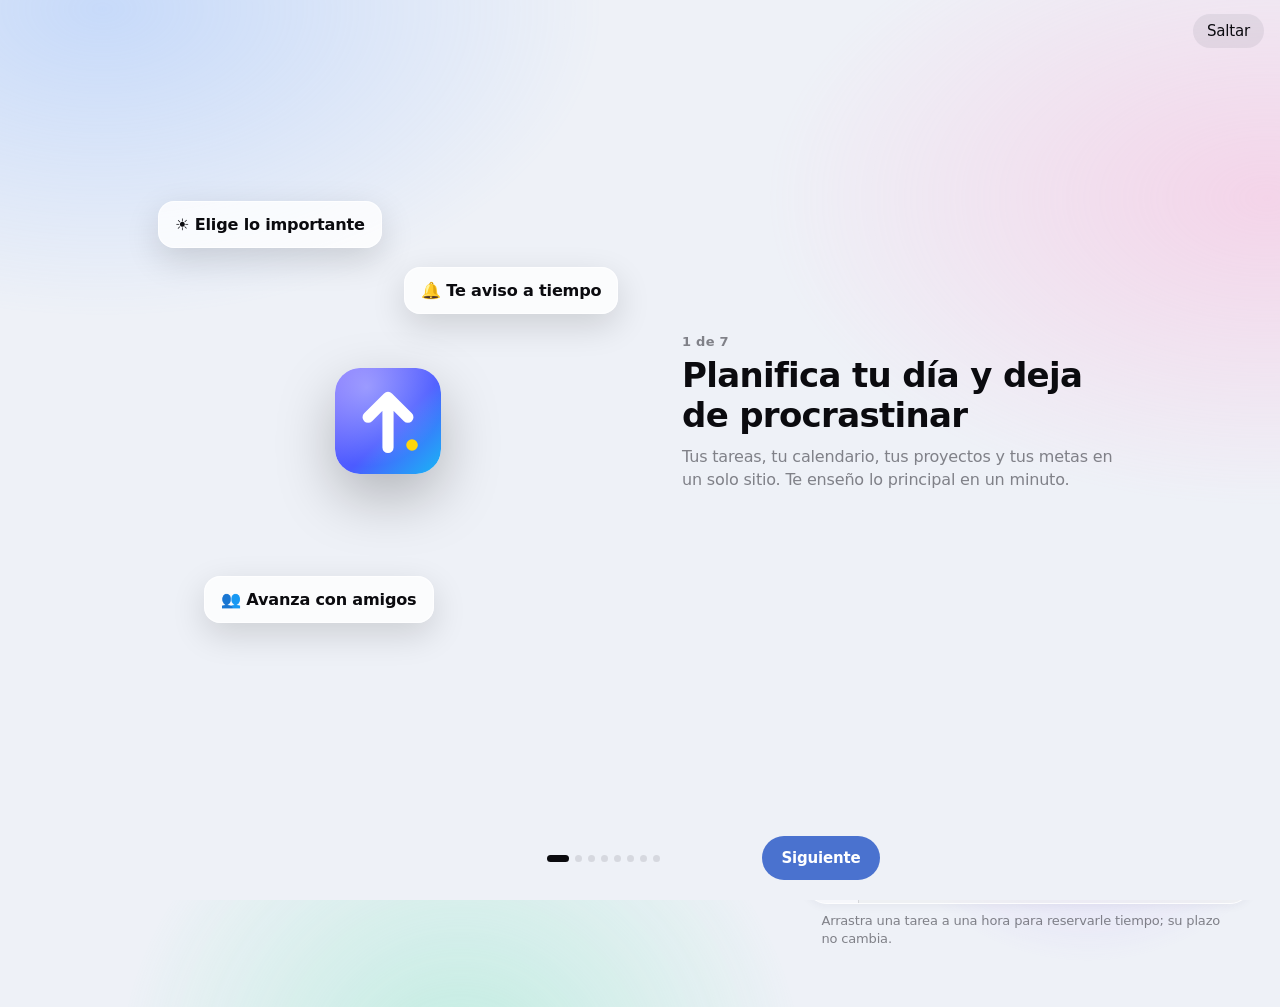
<file: index.html>
<!doctype html>
<html lang="es">
<head>
  <meta charset="utf-8">
  <script>/* La app vive ahora en p-organizer.pages.dev: la dirección antigua lleva allí, conservando el enlace (p. ej., la confirmación de cuenta). */
    if (/\.github\.io$/.test(location.hostname)) location.replace('https://p-organizer.pages.dev/' + location.search + location.hash);</script>
  <meta name="viewport" content="width=device-width, initial-scale=1, viewport-fit=cover">
  <title>Boldup</title>
  <meta name="description" content="Planificador personal: tu día, tu semana, tus proyectos y tus objetivos.">
  <meta name="theme-color" content="#eef1f7">
  <script>/* Apariencia (Ajustes): 'auto' sigue al sistema; 'light' o 'dark' fijos. Se aplica antes de pintar para que no haya destello. */
    (function () {
      var mq = matchMedia('(prefers-color-scheme: dark)');
      window.themePref = function () { try { var v = localStorage.getItem('organizador.theme'); return v === 'light' || v === 'dark' ? v : 'auto'; } catch (e) { return 'auto'; } };
      /* Estilo (Ajustes → Apariencia): '' = Cristal, el de siempre */
      var SKIN_BG = { '': ['#eef1f7', '#05060a'], sereno: ['#f5f3ef', '#121110'], vivo: ['#f6f0ff', '#0d0818'], compacto: ['#eef1f7', '#05060a'] };
      window.skinPref = function () { try { var v = localStorage.getItem('organizador.skin') || ''; return SKIN_BG[v] ? v : ''; } catch (e) { return ''; } };
      window.applyTheme = function () {
        var p = themePref(), t = p === 'auto' ? (mq.matches ? 'dark' : 'light') : p, k = skinPref(), el = document.documentElement;
        el.setAttribute('data-theme', t);
        if (k) el.setAttribute('data-skin', k); else el.removeAttribute('data-skin');
        var m = document.querySelector('meta[name="theme-color"]'); if (m) m.content = SKIN_BG[k][t === 'dark' ? 1 : 0];
      };
      applyTheme();
      try { mq.addEventListener('change', applyTheme); } catch (e) { mq.addListener && mq.addListener(applyTheme); }
    })();</script>
  <link rel="manifest" href="manifest.webmanifest">
  <link rel="icon" href="icons/icon.svg" type="image/svg+xml">
  <link rel="apple-touch-icon" href="icons/apple-touch-icon.png">
  <meta name="apple-mobile-web-app-capable" content="yes">
  <meta name="mobile-web-app-capable" content="yes">
  <meta name="apple-mobile-web-app-title" content="Boldup">
  <meta name="apple-mobile-web-app-status-bar-style" content="black-translucent">
  <link rel="stylesheet" href="styles.css?v=97">
</head>
<body>
  <div class="layout">
    <div class="nav-veil" aria-hidden="true"><i></i><i></i><i></i></div>
    <nav class="nav glass" aria-label="Secciones">
      <div class="brand">
        <img src="icons/icon.svg" alt="" width="34" height="34">
        <span>Boldup</span>
      </div>
      <button class="btn primary nav-new" data-act="new-any"><svg viewBox="0 0 24 24" fill="none" stroke="currentColor" stroke-width="2.4" stroke-linecap="round"><path d="M12 5v14M5 12h14"/></svg><span>Nuevo</span></button>
      <button class="nav-search" data-act="search"><svg viewBox="0 0 24 24" fill="none" stroke="currentColor" stroke-width="1.9" stroke-linecap="round" aria-hidden="true"><circle cx="11" cy="11" r="6.5"/><path d="M16 16l4.5 4.5"/></svg><span>Buscar</span><kbd>/</kbd></button>
      <a href="#hoy" data-nav="hoy"><svg viewBox="0 0 24 24" fill="none" stroke="currentColor" stroke-width="1.9" stroke-linecap="round" aria-hidden="true"><circle cx="12" cy="12" r="4.2"/><path d="M12 2.5v2.2M12 19.3v2.2M2.5 12h2.2M19.3 12h2.2M5.3 5.3l1.6 1.6M17.1 17.1l1.6 1.6M5.3 18.7l1.6-1.6M17.1 6.9l1.6-1.6"/></svg><span>Hoy</span></a>
      <a href="#semana" data-nav="semana"><svg viewBox="0 0 24 24" fill="none" stroke="currentColor" stroke-width="1.9" stroke-linecap="round" stroke-linejoin="round" aria-hidden="true"><rect x="3.5" y="4.5" width="17" height="16" rx="3.5"/><path d="M3.5 9.5h17M8 2.8v3.4M16 2.8v3.4M8 13.5h1.5M11.3 13.5h1.5M14.6 13.5h1.5M8 16.8h1.5M11.3 16.8h1.5"/></svg><span>Semana</span></a>
      <a href="#tareas" data-nav="tareas" data-also="diarias"><svg viewBox="0 0 24 24" fill="none" stroke="currentColor" stroke-width="1.9" stroke-linecap="round" stroke-linejoin="round" aria-hidden="true"><rect x="3.5" y="3.5" width="17" height="17" rx="4.5"/><path d="M8 12.2l2.8 2.8L16.5 9"/></svg><span>Tareas</span></a>
      <a href="#progreso" data-nav="progreso"><svg viewBox="0 0 24 24" fill="none" stroke="currentColor" stroke-width="1.9" stroke-linecap="round" aria-hidden="true"><path d="M4 20V10M10 20V4M16 20v-7M22 20H2"/></svg><span>Progreso</span></a>
      <a href="#objetivos" data-nav="objetivos"><svg viewBox="0 0 24 24" fill="none" stroke="currentColor" stroke-width="1.9" aria-hidden="true"><circle cx="12" cy="12" r="9"/><circle cx="12" cy="12" r="5"/><circle cx="12" cy="12" r="1.4" fill="currentColor"/></svg><span>Objetivos</span></a>
      <a href="#proyectos" data-nav="proyectos"><svg viewBox="0 0 24 24" fill="none" stroke="currentColor" stroke-width="1.9" stroke-linejoin="round" aria-hidden="true"><rect x="3.5" y="3.5" width="7" height="7" rx="2"/><rect x="13.5" y="3.5" width="7" height="7" rx="2"/><rect x="3.5" y="13.5" width="7" height="7" rx="2"/><rect x="13.5" y="13.5" width="7" height="7" rx="2"/></svg><span>Proyectos</span></a>
      <div class="nav-sep nav-extra"></div>
      <a class="nav-extra" href="#diarias" data-nav="diarias"><svg viewBox="0 0 24 24" fill="none" stroke="currentColor" stroke-width="1.9" stroke-linecap="round" stroke-linejoin="round" aria-hidden="true"><path d="M4 12a8 8 0 0113.7-5.6M20 12a8 8 0 01-13.7 5.6"/><path d="M18 3v4h-4M6 21v-4h4"/></svg><span>Diarias</span></a>
      <a class="nav-extra" href="#habitos" data-nav="habitos"><svg viewBox="0 0 24 24" fill="none" stroke="currentColor" stroke-width="1.9" stroke-linecap="round" stroke-linejoin="round" aria-hidden="true"><path d="M12 21c-4 0-7-2.8-7-6.6 0-3.1 2.2-5 3.6-6.9.5 1.6 1.4 2.6 2.4 3.1C11 6.8 12.6 4.4 15 3c-.3 2.6.8 4.5 2.2 6.2 1.1 1.4 1.8 3 1.8 5.2C19 18.2 16 21 12 21z"/></svg><span>Hábitos</span></a>
      <a class="nav-extra" href="#revision" data-nav="revision"><svg viewBox="0 0 24 24" fill="none" stroke="currentColor" stroke-width="1.9" stroke-linecap="round" stroke-linejoin="round" aria-hidden="true"><path d="M9 11l2.5 2.5L16 9"/><rect x="3.5" y="3.5" width="17" height="17" rx="4"/></svg><span>Revisión</span></a>
      <a class="nav-extra" href="#ajustes" data-nav="ajustes"><svg viewBox="0 0 24 24" fill="none" stroke="currentColor" stroke-width="1.9" stroke-linecap="round" aria-hidden="true"><path d="M4 7h10M18 7h2M4 17h4M12 17h8"/><circle cx="16" cy="7" r="2.2"/><circle cx="10" cy="17" r="2.2"/></svg><span>Ajustes</span></a>
    </nav>
    <main id="app" tabindex="-1"></main>
  </div>

  <dialog id="modal">
    <form method="dialog" id="modal-form" tabindex="-1"></form>
  </dialog>

  <div id="toast" role="status" aria-live="polite"></div>
  <button class="fab" data-act="new-any" aria-label="Crear tarea, evento, diaria, objetivo o proyecto"><svg viewBox="0 0 24 24" fill="none" stroke="currentColor" stroke-width="2.4" stroke-linecap="round"><path d="M12 5v14M5 12h14"/></svg></button>
  <button id="focus-pill" class="focus-pill glass" hidden aria-label="Volver al enfoque"></button>
  <div id="focus" class="focus-layer" hidden></div>

  <script src="config.js?v=97"></script>
  <script src="core.js?v=97"></script>
  <script src="smart.js?v=97"></script>
  <script src="colors.js?v=97"></script>
  <script src="ui.js?v=97"></script>
  <script src="extcal.js?v=97"></script>
  <script src="sync.js?v=97"></script>
  <script src="onboarding.js?v=97"></script>
  <script src="tour.js?v=97"></script>
  <script src="calendar.js?v=97"></script>
  <script src="gestures.js?v=97"></script>
  <script src="extras.js?v=97"></script>
  <script src="habits.js?v=97"></script>
  <script src="stats.js?v=97"></script>
  <script src="planner.js?v=97"></script>
  <script src="dayplan.js?v=97"></script>
  <script src="voice.js?v=97"></script>
  <script src="pro.js?v=97"></script>
  <script src="social.js?v=97"></script>
  <script src="app.js?v=97"></script>
</body>
</html>
</file>
<file: styles.css>
/* Boldup — estilo iOS con efecto cristal */
:root {
  --bg: #eef1f7;
  --blob-1: #7fb0ff;
  --blob-2: #ff9fcf;
  --blob-3: #86e8c4;
  --blob-4: #c3a6ff;
  --glass: rgba(255, 255, 255, .5);
  --glass-strong: rgba(255, 255, 255, .78);
  --glass-border: rgba(255, 255, 255, .7);
  --glass-shadow: 0 8px 32px rgba(31, 38, 80, .08), inset 0 1px 0 rgba(255, 255, 255, .6);
  --fill: rgba(118, 118, 128, .12);
  --fill-2: rgba(118, 118, 128, .2);
  --text: #0b0b0f;
  --muted: rgba(60, 60, 67, .62);
  --separator: rgba(60, 60, 67, .14);
  --accent: #4a72cf;
  --accent-soft: rgba(74, 114, 207, .12);
  --on-accent: #fff;
  --green: #34c759;
  --orange: #ff9500;
  --orange-soft: rgba(255, 149, 0, .14);
  --red: #ff3b30;
  --star: #ff9f0a;
  --radius: 22px;
  --radius-sm: 14px;
  --blur: blur(28px) saturate(180%);
  --tab-h: 62px;
  /* Medidas comunes a todas las pantallas */
  --gap: 16px;
  --page-pad: 16px;
  --head-h: 76px;
  --hour-h: 48px;
  --gutter: 44px;
  color-scheme: light;
}
/* Modo oscuro: lo decide Ajustes → Apariencia (automático = según el sistema), ver index.html */
:root[data-theme="dark"] {
    --bg: #05060a;
    --blob-1: #1d3a8a;
    --blob-2: #6b1d4f;
    --blob-3: #0d5546;
    --blob-4: #3b1f7a;
    --glass: rgba(40, 40, 48, .5);
    --glass-strong: rgba(30, 30, 36, .78);
    --glass-border: rgba(255, 255, 255, .1);
    --glass-shadow: 0 8px 32px rgba(0, 0, 0, .35), inset 0 1px 0 rgba(255, 255, 255, .06);
    --fill: rgba(118, 118, 128, .24);
    --fill-2: rgba(118, 118, 128, .36);
    --text: #f5f5f7;
    --muted: rgba(235, 235, 245, .6);
    --separator: rgba(255, 255, 255, .1);
    --accent: #0a84ff;
    --accent-soft: rgba(10, 132, 255, .2);
    --green: #30d158;
    --orange: #ff9f0a;
    --orange-soft: rgba(255, 159, 10, .18);
    --red: #ff453a;
    color-scheme: dark;
}

* { box-sizing: border-box; -webkit-tap-highlight-color: transparent; }
html, body { margin: 0; }
html { background: var(--bg); }
body {
  min-height: 100dvh;
  background: transparent;
  color: var(--text);
  font: 17px/1.35 -apple-system, BlinkMacSystemFont, "SF Pro Text", "Inter", "Segoe UI", Roboto, system-ui, sans-serif;
  letter-spacing: -.01em;
  -webkit-font-smoothing: antialiased;
  -webkit-text-size-adjust: 100%;
  overflow-x: hidden;
}
/* Fondo de color difuminado que da vida al cristal */
body::before, body::after {
  content: ""; position: fixed; inset: -20vmax; z-index: -1; pointer-events: none;
  filter: blur(30px);
}
body::before {
  background:
    radial-gradient(40vmax 40vmax at 15% 10%, var(--blob-1), transparent 60%),
    radial-gradient(45vmax 45vmax at 40% 95%, var(--blob-3), transparent 60%);
}
body::after {
  background:
    radial-gradient(38vmax 38vmax at 90% 30%, var(--blob-2), transparent 60%),
    radial-gradient(30vmax 30vmax at 75% 70%, var(--blob-4), transparent 60%);
}
button, input, select, textarea { font: inherit; color: inherit; letter-spacing: inherit; }
a { color: var(--accent); text-decoration: none; }
svg { display: block; }

/* Superficie de cristal */
.glass {
  background: var(--glass);
  -webkit-backdrop-filter: var(--blur);
  backdrop-filter: var(--blur);
  border: .5px solid var(--glass-border);
  box-shadow: var(--glass-shadow);
}

/* ---------- Layout ---------- */
#app {
  min-width: 0;
  padding: calc(8px + env(safe-area-inset-top)) var(--page-pad) calc(var(--tab-h) + 36px + env(safe-area-inset-bottom));
  outline: none;
}
/* Todas las pantallas comparten el mismo contenedor y anchura máxima */
.page { width: 100%; max-width: 1600px; margin: 0 auto; }
.page-narrow { max-width: 760px; margin-left: 0; }

/* Barra de pestañas flotante (móvil) */
.nav {
  position: fixed; z-index: 30;
  left: 10px; right: 10px; bottom: calc(8px + env(safe-area-inset-bottom));
  max-width: 480px; margin: 0 auto;
  height: var(--tab-h);
  display: flex; align-items: stretch; padding: 6px;
  border-radius: 31px;
  background: var(--glass-strong);
  view-transition-name: nav;
}
.nav .brand { display: none; }
.nav a {
  flex: 1; min-width: 0; display: flex; flex-direction: column; align-items: center; justify-content: center; gap: 3px;
  color: var(--muted); font-size: 10.5px; font-weight: 600; border-radius: 25px;
  transition: color .2s, background .2s, transform .12s;
}
.nav a:active { transform: scale(.94); }
.nav a svg { width: 24px; height: 24px; }
.nav a.active { color: var(--accent); background: var(--accent-soft); }

@media (min-width: 1024px) {
  :root { --page-pad: 28px; --head-h: 84px; --hour-h: 52px; --gutter: 52px; }
  .layout { display: grid; grid-template-columns: 236px minmax(0, 1fr); }
  .nav {
    position: sticky; top: 16px; left: auto; right: auto; bottom: auto; margin: 16px 0 16px 16px;
    height: calc(100dvh - 32px); max-width: none; flex-direction: column; justify-content: flex-start; gap: 4px;
    padding: 18px 12px; border-radius: 28px;
  }
  .nav .brand { display: flex; align-items: center; gap: 10px; font-weight: 700; font-size: 18px; letter-spacing: -.02em; padding: 4px 8px 22px; }
  .nav .brand img { border-radius: 9px; box-shadow: 0 4px 14px rgba(47, 107, 255, .35); }
  .nav a { flex: 0 0 auto; flex-direction: row; justify-content: flex-start; gap: 12px; padding: 10px 14px; font-size: 16px; font-weight: 500; border-radius: 14px; }
  .nav a svg { width: 22px; height: 22px; }
  #app { padding: 24px var(--page-pad) 32px; }
}

/* ---------- Tipografía ---------- */
h1 { font-size: 30px; line-height: 1.15; font-weight: 700; letter-spacing: -.025em; margin: 0; overflow: hidden; text-overflow: ellipsis; white-space: nowrap; }
@media (min-width: 1024px) { h1 { font-size: 32px; } }
h2 { font-size: 13px; text-transform: uppercase; letter-spacing: .02em; color: var(--muted); margin: 0; font-weight: 500; padding-left: 16px; }
/* Cabecera: misma altura y estructura en todas las pantallas */
.page-head { display: flex; align-items: flex-end; justify-content: space-between; gap: 12px; min-height: var(--head-h); margin-bottom: 18px; }
.ph-text { min-width: 0; flex: 1; }
.ph-actions { display: flex; align-items: center; gap: 8px; flex: none; }
.eyebrow { color: var(--muted); font-size: 14px; font-weight: 500; line-height: 22px; height: 22px; margin-bottom: 2px; white-space: nowrap; overflow: hidden; text-overflow: ellipsis; }
.invisible { visibility: hidden; }
.one-line { white-space: nowrap; overflow: hidden; text-overflow: ellipsis; }
.muted { color: var(--muted); }
.small { font-size: 13px; }
.hint { font-size: 13px; color: var(--muted); margin: 8px 16px 0; }

/* ---------- Secciones ---------- */
.section { margin-bottom: 28px; }
.section-head { display: flex; align-items: center; justify-content: space-between; gap: 8px; margin-bottom: 8px; min-height: 32px; }
.card { border-radius: var(--radius); padding: 16px; }
.empty {
  color: var(--muted); font-size: 15px; padding: 16px; border-radius: var(--radius);
  background: var(--fill); border: .5px dashed var(--separator);
}

/* ---------- Botones ---------- */
.btn {
  display: inline-flex; align-items: center; justify-content: center; gap: 6px;
  min-height: 40px; padding: 0 16px; border-radius: 999px; border: 0;
  background: var(--fill); color: var(--accent); cursor: pointer; font-weight: 600; font-size: 15px;
  transition: transform .12s, background .2s, opacity .2s; white-space: nowrap;
}
.btn:active { transform: scale(.96); opacity: .85; }
.btn.primary { background: var(--accent); color: var(--on-accent); }
.btn.ghost { background: transparent; }
.btn.small { min-height: 30px; padding: 0 12px; font-size: 14px; }
.btn.danger { color: var(--red); }
.btn.wide { width: 100%; min-height: 50px; border-radius: 14px; font-size: 17px; }
.icon-btn {
  width: 36px; height: 36px; flex: none; display: inline-grid; place-items: center; border-radius: 50%;
  border: 0; background: transparent; cursor: pointer; color: var(--muted); padding: 0;
  transition: transform .15s, color .2s, background .2s;
}
.icon-btn svg { width: 22px; height: 22px; }
.icon-btn:active { transform: scale(.88); }
.icon-btn.round { background: var(--fill); color: var(--accent); }
.icon-btn.on { color: var(--star); }

/* ---------- Navegación de fecha ---------- */
.date-nav { display: flex; align-items: center; gap: 6px; }

/* ---------- Enfoque ---------- */
.focus { display: grid; grid-template-columns: auto 1fr; gap: 12px 16px; align-items: center; border-radius: var(--radius); padding: 16px; margin-bottom: 28px; }
.ring { position: relative; width: 84px; height: 84px; grid-row: span 2; }
.ring svg { width: 84px; height: 84px; transform: rotate(-90deg); }
.ring circle { fill: none; stroke-width: 7; }
.ring .track { stroke: var(--fill-2); }
.ring .bar { stroke: var(--accent); stroke-linecap: round; transition: stroke-dashoffset 1s linear; }
.ring .time { position: absolute; inset: 0; display: grid; place-items: center; font-size: 19px; font-weight: 600; font-variant-numeric: tabular-nums; letter-spacing: -.02em; }
.focus .label { font-size: 13px; color: var(--muted); font-weight: 500; margin-bottom: 4px; }
.focus select { width: 100%; }
.focus .actions { display: flex; gap: 8px; }
.focus .actions .btn { flex: 1; }

/* ---------- Progreso ---------- */
.progress { height: 6px; border-radius: 99px; background: var(--fill-2); overflow: hidden; flex: 1; }
.progress > span { display: block; height: 100%; background: var(--accent); border-radius: inherit; transition: width .4s cubic-bezier(.2,.8,.2,1); }
.stat-row { display: flex; align-items: center; gap: 12px; min-height: 20px; }
.stat-row .count { font-size: 13px; color: var(--muted); font-variant-numeric: tabular-nums; min-width: 72px; text-align: right; }

/* ---------- Listas (estilo iOS inset grouped) ---------- */
.tasks { list-style: none; margin: 0; padding: 0; border-radius: var(--radius); overflow: hidden; }
.task { position: relative; overflow: hidden; touch-action: pan-y; transition: height .28s ease, opacity .28s; }
.task.collapsing { opacity: 0; }
.task-row {
  position: relative; z-index: 1; display: flex; align-items: center; gap: 12px;
  min-height: 54px; padding: 8px 6px 8px 14px; will-change: transform;
}
.task + .task::before { content: ""; position: absolute; z-index: 2; top: 0; left: 50px; right: 0; border-top: .5px solid var(--separator); }
.swipe-act { position: absolute; inset: 0; display: none; align-items: center; padding: 0 22px; font-weight: 600; font-size: 15px; color: #fff; }
.done-act { background: var(--green); justify-content: flex-start; }
.later-act { background: var(--orange); justify-content: flex-end; }
.task.swiping .task-row { background: var(--glass-strong); }
.task.swipe-right .done-act, .task.swipe-left .later-act { display: flex; opacity: .55; }
.task.swipe-pass .swipe-act { opacity: 1; }
@media (pointer: fine) { .task[data-drag] .body { cursor: grab; } body.dragging, body.dragging * { cursor: grabbing !important; } }
.touch-only { display: none; }
@media (pointer: coarse) { .touch-only { display: block; } }
.check {
  appearance: none; -webkit-appearance: none; margin: 0; flex: none;
  width: 24px; height: 24px; border-radius: 50%;
  border: 1.5px solid var(--muted); background: transparent center / 14px 14px no-repeat;
  cursor: pointer; transition: background-color .2s, border-color .2s, transform .15s;
}
.check:active { transform: scale(.85); }
.check:checked {
  border-color: var(--accent); background-color: var(--accent);
  background-image: url("data:image/svg+xml,%3Csvg xmlns='http://www.w3.org/2000/svg' viewBox='0 0 14 14'%3E%3Cpath d='M3 7.4l2.6 2.6L11 4.4' fill='none' stroke='white' stroke-width='2' stroke-linecap='round' stroke-linejoin='round'/%3E%3C/svg%3E");
}
.task .body { flex: 1; min-width: 0; cursor: pointer; padding: 2px 0; }
.task .title { overflow-wrap: anywhere; transition: color .2s; }
.task.done .title { color: var(--muted); text-decoration: line-through; text-decoration-color: var(--muted); }
.task .meta { display: flex; gap: 6px; flex-wrap: wrap; margin-top: 4px; }
.task .btn.small { flex: none; }
.tag {
  display: inline-flex; align-items: center; gap: 5px; font-size: 12px; font-weight: 500; line-height: 20px;
  padding: 0 8px; border-radius: 99px; background: var(--fill); color: var(--muted); white-space: nowrap;
  max-width: 100%; overflow: hidden; text-overflow: ellipsis;
}
.tag.dot::before { content: ""; width: 7px; height: 7px; border-radius: 50%; background: var(--c, var(--accent)); flex: none; }
.tag.warn { background: var(--orange-soft); color: var(--orange); }

.quick-add { display: flex; gap: 8px; margin-top: 10px; align-items: center; border-radius: 999px; padding: 5px 5px 5px 18px; }
.quick-add input[type=text] { flex: 1; min-width: 0; border: 0; background: transparent; outline: none; min-height: 40px; padding: 0; }
.quick-add input::placeholder { color: var(--muted); }

/* ---------- Bloques de tiempo ---------- */
.timeline { display: flex; flex-direction: column; gap: 10px; }
.block {
  position: relative; display: grid; grid-template-columns: 56px 1fr auto; gap: 12px; align-items: center;
  border-radius: 18px; padding: 12px 14px 12px 18px; cursor: pointer; overflow: hidden;
}
.block::before { content: ""; position: absolute; left: 0; top: 10px; bottom: 10px; width: 4px; border-radius: 0 4px 4px 0; background: var(--c, var(--accent)); }
.block .hours { font-variant-numeric: tabular-nums; font-size: 15px; font-weight: 600; line-height: 1.25; }
.block .hours span { display: block; color: var(--muted); font-weight: 400; }
.block .meta { display: flex; gap: 6px; flex-wrap: wrap; margin-top: 4px; }
.block.now { box-shadow: 0 0 0 2px var(--accent), var(--glass-shadow); }
.block.past { opacity: .55; }
.now-badge { font-size: 10px; font-weight: 700; letter-spacing: .04em; color: var(--on-accent); background: var(--accent); border-radius: 99px; padding: 2px 7px; margin-left: 6px; vertical-align: 2px; }

/* ---------- Tarjetas de proyecto / objetivo ---------- */
.grid { display: grid; gap: 12px; grid-template-columns: repeat(auto-fill, minmax(260px, 1fr)); }
.item-card { display: flex; flex-direction: column; gap: 10px; color: inherit; position: relative; overflow: hidden; transition: transform .15s; }
.item-card:active { transform: scale(.98); }
.item-card .swatch { width: 34px; height: 34px; border-radius: 10px; background: var(--c, var(--accent)); display: grid; place-items: center; color: #fff; box-shadow: 0 4px 12px color-mix(in srgb, var(--c, #007aff) 40%, transparent); }
.item-card .swatch svg { width: 18px; height: 18px; }
.item-card .top { display: flex; align-items: center; gap: 12px; }
.item-card .name { font-weight: 600; font-size: 17px; }
.item-card .why { font-size: 14px; color: var(--muted); display: -webkit-box; -webkit-line-clamp: 2; -webkit-box-orient: vertical; overflow: hidden; }
.item-card .meta { display: flex; gap: 6px; flex-wrap: wrap; }

/* Control segmentado */
.segmented { display: flex; padding: 3px; border-radius: 12px; background: var(--fill); margin-bottom: 18px; }
.segmented button {
  flex: 1; border: 0; background: transparent; padding: 7px 4px; border-radius: 9px; font-size: 13px; font-weight: 500; cursor: pointer;
  /* v63: sin transición de fondo: la pastilla se desliza (seg-ghost), no se funde (parpadeaba) */
}
.segmented button.on { background: var(--glass-strong); box-shadow: 0 3px 8px rgba(0,0,0,.12), 0 0 0 .5px rgba(0,0,0,.04); font-weight: 600; }

.back { display: inline-flex; align-items: center; gap: 0; font-size: 15px; font-weight: 500; margin-left: -6px; }
.back svg { width: 20px; height: 20px; }
.title-dot { display: inline-block; width: 12px; height: 12px; border-radius: 50%; background: var(--c); margin-right: 10px; vertical-align: 5px; }
.notes { white-space: pre-wrap; font-size: 15px; }
.why-box { border-radius: var(--radius-sm); padding: 12px 14px; background: var(--orange-soft); }
.why-box strong { color: var(--orange); display: block; font-size: 12px; text-transform: uppercase; letter-spacing: .04em; margin-bottom: 2px; }

/* ---------- Formularios ---------- */
input[type=text], input[type=email], input[type=password], input[type=number], input[type=url], input[type=search], input[type=date], input[type=time], select, textarea {
  width: 100%; min-height: 44px; padding: 10px 14px; border: 0; border-radius: 12px; background: var(--fill);
  font-size: 16px; /* evita el zoom automático de iOS */
}
select { appearance: none; -webkit-appearance: none; padding-right: 34px;
  background-image: url("data:image/svg+xml,%3Csvg xmlns='http://www.w3.org/2000/svg' viewBox='0 0 12 12'%3E%3Cpath d='M3 4.5l3 3 3-3' fill='none' stroke='%238e8e93' stroke-width='1.6' stroke-linecap='round' stroke-linejoin='round'/%3E%3C/svg%3E");
  background-repeat: no-repeat; background-position: right 12px center; background-size: 12px; }
textarea { min-height: 88px; resize: vertical; }
input[type=date], input[type=time] { -webkit-appearance: none; appearance: none; display: block; text-align: left; }
input:focus-visible, select:focus-visible, textarea:focus-visible { outline: 2px solid var(--accent); outline-offset: 0; }
.btn:focus-visible, .icon-btn:focus-visible, .segmented button:focus-visible, .check:focus-visible { outline: 2px solid var(--accent); outline-offset: 2px; }
label.field, .field { display: flex; flex-direction: column; gap: 6px; font-size: 13px; font-weight: 500; color: var(--muted); }
label.field input, label.field select, label.field textarea { color: var(--text); }
.row { display: grid; gap: 12px; grid-template-columns: 1fr 1fr; }
.row > * { min-width: 0; }
.colors { display: flex; gap: 10px; flex-wrap: wrap; }
.colors input { appearance: none; -webkit-appearance: none; width: 30px; height: 30px; border-radius: 50%; background: var(--c); cursor: pointer; margin: 0; transition: transform .15s; }
.colors input:checked { box-shadow: 0 0 0 3px var(--glass-strong), 0 0 0 5px var(--c); transform: scale(.92); }
label.field.toggle-row { flex-direction: row; align-items: center; justify-content: space-between; font-size: 16px; color: var(--text); font-weight: 400; background: var(--fill); border-radius: 12px; padding: 6px 8px 6px 14px; min-height: 44px; cursor: pointer; }
.switch { appearance: none; -webkit-appearance: none; width: 51px; height: 31px; border-radius: 99px; background: var(--fill-2); position: relative; cursor: pointer; transition: background .25s; margin: 0; flex: none; }
.switch::after { content: ""; position: absolute; top: 2px; left: 2px; width: 27px; height: 27px; border-radius: 50%; background: #fff; box-shadow: 0 3px 8px rgba(0,0,0,.15); transition: transform .25s cubic-bezier(.3,.7,.4,1); }
.switch:checked { background: var(--green); }
.switch:checked::after { transform: translateX(20px); }

/* ---------- Hoja modal (sheet) ---------- */
dialog {
  border: 0; padding: 0; color: var(--text);
  width: 100%; max-width: 560px; max-height: 92dvh;
  margin: auto auto 0; border-radius: 22px 22px 0 0;
  background: var(--glass-strong);
  -webkit-backdrop-filter: blur(40px) saturate(180%); backdrop-filter: blur(40px) saturate(180%);
  box-shadow: 0 -10px 40px rgba(0,0,0,.2);
}
dialog[open] { animation: sheet-up .32s cubic-bezier(.2,.9,.3,1); }
dialog::backdrop { background: rgba(0,0,0,.28); animation: fade .25s; }
@keyframes sheet-up { from { transform: translateY(100%); } to { transform: none; } }
@keyframes fade { from { opacity: 0; } }
@media (min-width: 640px) {
  dialog { margin: auto; border-radius: 22px; }
  dialog[open] { animation: pop .25s cubic-bezier(.2,.9,.3,1); }
  @keyframes pop { from { transform: scale(.94); opacity: 0; } }
}
#modal-form { display: flex; flex-direction: column; gap: 16px; padding: 8px 20px calc(20px + env(safe-area-inset-bottom)); max-height: 92dvh; overflow: auto; }
.grabber { width: 36px; height: 5px; border-radius: 3px; background: var(--fill-2); margin: 0 auto 4px; flex: none; }
.sheet-head { display: grid; grid-template-columns: 1fr auto 1fr; align-items: center; gap: 8px; position: sticky; top: -8px; padding: 8px 0; z-index: 1; }
.sheet-head h3 { margin: 0; font-size: 17px; font-weight: 600; text-align: center; }
.sheet-head .btn { justify-self: start; padding: 0 4px; background: transparent; font-weight: 400; font-size: 17px; }
.sheet-head .btn.primary { justify-self: end; background: transparent; color: var(--accent); font-weight: 600; }

/* ---------- Ajustes ---------- */
.settings-group { border-radius: var(--radius); overflow: hidden; }
.settings-group .item { position: relative; display: flex; align-items: center; justify-content: space-between; gap: 12px; padding: 12px 16px; min-height: 52px; flex-wrap: wrap; }
.settings-group .item + .item::before { content: ""; position: absolute; top: 0; left: 16px; right: 0; border-top: .5px solid var(--separator); }
.settings-group select { width: auto; min-height: 36px; }

/* ---------- Aviso (toast) ---------- */
#toast {
  position: fixed; left: 50%; top: calc(12px + env(safe-area-inset-top)); z-index: 50;
  transform: translate(-50%, -140%); max-width: calc(100vw - 32px);
  padding: 12px 18px; border-radius: 18px; font-size: 15px; font-weight: 500; text-align: center;
  background: var(--glass-strong); -webkit-backdrop-filter: var(--blur); backdrop-filter: var(--blur);
  border: .5px solid var(--glass-border); box-shadow: 0 10px 30px rgba(0,0,0,.15);
  pointer-events: none; opacity: 0; transition: transform .4s cubic-bezier(.2,.9,.3,1.2), opacity .25s;
}
#toast.show { transform: translate(-50%, 0); opacity: 1; }

.hidden { display: none !important; }

@media (prefers-reduced-motion: reduce) {
  *, *::before, *::after { animation: none !important; transition: none !important; }
}
/* Navegadores sin backdrop-filter: cristal más opaco para que se lea bien */
@supports not ((backdrop-filter: blur(1px)) or (-webkit-backdrop-filter: blur(1px))) {
  :root { --glass: rgba(255,255,255,.9); --glass-strong: rgba(255,255,255,.96); }
  :root[data-theme="dark"] { --glass: rgba(36,36,40,.94); --glass-strong: rgba(30,30,34,.97); }
}

/* ======================================================================
   Boldup v4: diseño adaptable, semana y calendario
   ====================================================================== */

.mobile-only { }
.desktop-only { display: none; }
@media (min-width: 1024px) { .mobile-only { display: none !important; } .desktop-only { display: block; } }
.section-gap { margin-top: 28px; }
.btn svg { width: 18px; height: 18px; }

/* Tarjetas de proyecto/objetivo: mismo alto en todas las rejillas */
.grid { grid-template-columns: repeat(auto-fill, minmax(min(100%, 280px), 1fr)); gap: var(--gap); }
.item-card { min-height: 172px; justify-content: space-between; }
.grid-tight { grid-template-columns: 1fr; }
.info-card { display: flex; flex-direction: column; gap: 14px; }

/* Hoy: una columna en móvil, dos en ordenador (tareas | agenda) */
.today-grid, .detail-grid { display: grid; gap: 0 var(--gap); grid-template-columns: minmax(0, 1fr); }
.agenda-cal { display: none; }
@media (min-width: 1024px) {
  .today-grid { grid-template-columns: minmax(0, 1.15fr) minmax(340px, 1fr); gap: 0 28px; align-items: start; }
  .today-grid .col-side { position: sticky; top: 24px; }
  .agenda-list { display: none; }
  .agenda-cal { display: block; }
  .agenda-cal .cal-scroll { height: calc(100dvh - var(--head-h) - 150px); min-height: 420px; }
  .detail-grid { grid-template-columns: minmax(300px, 380px) minmax(0, 1fr); gap: 0 28px; align-items: start; }
  .detail-grid .col-side { position: sticky; top: 24px; }
}
@media (min-width: 1440px) {
  .today-grid { grid-template-columns: minmax(0, 1fr) minmax(0, 1fr); }
}
.detail-grid .col-side { margin-bottom: 24px; }

/* Control segmentado compacto (cabeceras) */
.segmented.compact { margin: 0; padding: 2px; }
.segmented.compact button { padding: 5px 10px; font-size: 13px; }

/* ---------- Semana ---------- */
.week-layout { display: grid; gap: 12px; grid-template-columns: minmax(0, 1fr); }
.page-week .cal-scroll { height: calc(100dvh - var(--head-h) - 290px - env(safe-area-inset-bottom) - env(safe-area-inset-top)); min-height: 360px; }
.tray { border-radius: var(--radius); padding: 12px; display: flex; flex-direction: column; gap: 10px; min-width: 0; }
.tray-head h2 { padding-left: 4px; }
.tray-list { display: flex; gap: 8px; overflow-x: auto; scrollbar-width: none; padding-bottom: 2px; }
.tray-list::-webkit-scrollbar { display: none; }
.tray-list .chip { flex: 0 0 auto; max-width: 220px; }
.tray-empty { color: var(--muted); font-size: 14px; padding: 6px 4px; }
.tray .quick-add { margin-top: 0; box-shadow: none; background: var(--fill); border: 0; }
.tray.drop-over { box-shadow: 0 0 0 2px var(--accent), var(--glass-shadow); }
@media (min-width: 1024px) {
  .week-layout { grid-template-columns: 260px minmax(0, 1fr); gap: var(--gap); align-items: stretch; }
  .page-week .cal-scroll { height: calc(100dvh - var(--head-h) - 100px); }
  .tray { max-height: calc(100dvh - var(--head-h) - 100px); }
  .tray-list { flex-direction: column; overflow-x: visible; overflow-y: auto; flex: 1; }
  .tray-list .chip { max-width: none; }
}

/* ---------- Calendario (rejilla de horas) ---------- */
.cal-scroll {
  position: relative; overflow: auto; border-radius: var(--radius);
  overscroll-behavior: contain; -webkit-overflow-scrolling: touch;
  scrollbar-width: thin;
}
.cal-grid {
  display: grid; min-width: 100%;
  grid-template-columns: var(--gutter) repeat(var(--days), minmax(110px, 1fr));
  grid-template-rows: auto calc(var(--hour-h) * 24);
}
/* Móvil: 3 días visibles con desplazamiento lateral que encaja por día, o la semana entera */
@media (max-width: 1023px) {
  .cal-scroll.mode-3 { scroll-snap-type: x mandatory; scroll-padding-left: var(--gutter); }
  .cal-scroll.mode-3 .cal-grid { grid-template-columns: var(--gutter) repeat(var(--days), calc((100vw - 2 * var(--page-pad) - var(--gutter)) / 3)); }
  .cal-scroll.mode-3 .cal-dayhead { scroll-snap-align: start; }
  .cal-scroll.mode-7 .cal-grid { grid-template-columns: 32px repeat(var(--days), minmax(0, 1fr)); }
  .cal-scroll.mode-7 .cal-hour span { font-size: 9px; }
  .cal-scroll.mode-7 .ev-time { display: none; }
  .cal-scroll.mode-7 .ev-title { font-size: 10.5px; }
  .cal-scroll.mode-7 .chip { padding: 3px 4px; font-size: 10.5px; }
  .cal-scroll.mode-7 .chip .check { display: none; }
}
.cal-scroll.compact .cal-grid { grid-template-columns: var(--gutter) minmax(0, 1fr); }

.cal-corner, .cal-dayhead {
  position: sticky; top: 0; z-index: 4;
  background: var(--glass-strong); -webkit-backdrop-filter: var(--blur); backdrop-filter: var(--blur);
  border-bottom: .5px solid var(--separator);
}
.cal-corner { left: 0; z-index: 6; }
.cal-dayhead { padding: 8px 4px 6px; min-width: 0; display: flex; flex-direction: column; gap: 6px; border-left: .5px solid var(--separator); }
.cal-dtitle { display: flex; align-items: baseline; justify-content: center; gap: 6px; border: 0; background: none; padding: 2px; cursor: pointer; border-radius: 10px; }
.cal-dname { font-size: 12px; font-weight: 600; color: var(--muted); text-transform: uppercase; letter-spacing: .03em; }
.cal-dnum { font-size: 20px; font-weight: 600; line-height: 30px; min-width: 30px; height: 30px; border-radius: 15px; display: inline-grid; place-items: center; font-variant-numeric: tabular-nums; }
.is-today .cal-dname { color: var(--text); font-weight: 700; }
.is-today .cal-dnum { background: var(--action-bg); color: var(--on-action); }
.cal-lane { display: flex; flex-direction: column; gap: 4px; min-height: 30px; max-height: 108px; overflow-y: auto; padding: 2px; border-radius: 10px; transition: background .15s, box-shadow .15s; scrollbar-width: none; }
.cal-lane::-webkit-scrollbar { display: none; }
.cal-lane.drop-over { background: var(--accent-soft); box-shadow: inset 0 0 0 1.5px var(--accent); }
@media (max-width: 1023px) { .cal-lane { max-height: 84px; } }

.cal-hours { position: sticky; left: 0; z-index: 3; background: var(--glass-strong); -webkit-backdrop-filter: var(--blur); backdrop-filter: var(--blur); }
.cal-hour { height: var(--hour-h); position: relative; }
.cal-hour span { position: absolute; top: -7px; right: 6px; font-size: 11px; color: var(--muted); font-variant-numeric: tabular-nums; }
.cal-col {
  position: relative; border-left: .5px solid var(--separator); cursor: copy;
  background-image: linear-gradient(var(--separator) .5px, transparent .5px),
    linear-gradient(color-mix(in srgb, var(--separator) 45%, transparent) .5px, transparent .5px);
  background-size: 100% var(--hour-h), 100% var(--hour-h);
  background-position: 0 0, 0 calc(var(--hour-h) / 2);
}
.cal-col.is-today { background-color: color-mix(in srgb, var(--accent) 4%, transparent); }
.now-line { position: absolute; left: 0; right: 0; height: 2px; background: var(--red); z-index: 2; pointer-events: none; }
.now-line::before { content: ""; position: absolute; left: -5px; top: -4px; width: 10px; height: 10px; border-radius: 50%; background: var(--red); }

/* Bloques en el calendario */
.ev {
  position: absolute; z-index: 1; overflow: hidden; cursor: pointer;
  padding: 4px 7px; border-radius: 8px;
  background: color-mix(in srgb, var(--c) 22%, var(--glass-strong));
  border-left: 3px solid var(--c);
  color: var(--text); font-size: 12px; line-height: 1.25;
  -webkit-user-select: none; user-select: none; -webkit-touch-callout: none;
  transition: box-shadow .15s, opacity .15s, transform .15s;
}
.ev:hover { box-shadow: 0 4px 14px rgba(0,0,0,.12); }
.ev-title { font-weight: 600; overflow: hidden; text-overflow: ellipsis; display: -webkit-box; -webkit-line-clamp: 2; -webkit-box-orient: vertical; }
.ev-time { color: var(--muted); font-size: 11px; font-variant-numeric: tabular-nums; }
.ev.short { display: flex; gap: 6px; align-items: baseline; padding-top: 2px; }
.ev.short .ev-title { -webkit-line-clamp: 1; }
.ev.past { opacity: .6; }
.ev.done .ev-title { text-decoration: line-through; }
.ev-resize { position: absolute; left: 0; right: 0; bottom: 0; height: 10px; cursor: ns-resize; touch-action: none; }
.ev-resize::after { content: ""; position: absolute; left: 50%; bottom: 3px; width: 18px; height: 3px; margin-left: -9px; border-radius: 2px; background: var(--c); opacity: 0; transition: opacity .15s; }
.ev:hover .ev-resize::after, .ev.resizing .ev-resize::after { opacity: .8; }
@media (pointer: coarse) { .ev-resize { height: 16px; } .ev-resize::after { opacity: .5; } }
.ev.resizing { z-index: 5; box-shadow: 0 6px 20px rgba(0,0,0,.18); }
.ev.drag-source, .chip.drag-source, .task.drag-source { opacity: .35; }
.ev.preview { z-index: 4; pointer-events: none; border: 1.5px dashed var(--c); border-left-width: 3px; border-left-style: solid; background: color-mix(in srgb, var(--c) 18%, transparent); }
.ev.preview .ev-time { color: var(--text); font-weight: 600; }

/* Tareas como «chips» arrastrables */
.chip {
  display: flex; align-items: center; gap: 6px; min-width: 0;
  padding: 5px 8px; border-radius: 9px; font-size: 12.5px; line-height: 1.2;
  background: var(--glass-strong); border: .5px solid var(--separator);
  box-shadow: inset 3px 0 0 var(--c);
  cursor: grab; touch-action: manipulation;
  -webkit-user-select: none; user-select: none; -webkit-touch-callout: none;
  transition: opacity .15s, transform .15s;
}
.chip:active { transform: scale(.98); }
.chip.imp .chip-title::before { content: "★ "; color: var(--star); }
.chip-title { flex: 1; min-width: 0; overflow: hidden; text-overflow: ellipsis; white-space: nowrap; cursor: pointer; }
.chip.done .chip-title { color: var(--muted); text-decoration: line-through; }
.check.sm { width: 16px; height: 16px; border-width: 1.5px; background-size: 10px 10px; }

/* Elemento que sigue al dedo/ratón */
.drag-ghost {
  position: fixed; left: 0; top: 0; z-index: 100; pointer-events: none;
  max-width: 240px; padding: 8px 12px; border-radius: 12px; font-size: 14px; font-weight: 600;
  box-shadow: inset 4px 0 0 var(--c), 0 12px 32px rgba(0,0,0,.22);
  white-space: nowrap; overflow: hidden; text-overflow: ellipsis;
  transform-origin: 0 0; animation: lift .18s ease-out;
}
@keyframes lift { from { scale: .9; opacity: .4; } }
body.dragging { -webkit-user-select: none; user-select: none; }

/* Transiciones entre pantallas */
::view-transition-old(root), ::view-transition-new(root) { animation-duration: .22s; animation-timing-function: cubic-bezier(.2,.8,.2,1); }
::view-transition-old(root) { animation-name: vt-out; }
::view-transition-new(root) { animation-name: vt-in; }
@keyframes vt-out { to { opacity: 0; } }
@keyframes vt-in { from { opacity: 0; } }

/* Elementos táctiles: respuesta inmediata al pulsar */
.item-card, .block, .chip, .ev { -webkit-tap-highlight-color: transparent; }
.tray-head { display: flex; align-items: center; justify-content: space-between; gap: 8px; }
/* Cabeceras del calendario opacas para que las horas no se transparenten */
:root { --solid: rgb(246, 247, 251); }
:root[data-theme="dark"] { --solid: rgb(22, 22, 27); }
.cal-corner, .cal-dayhead, .cal-hours { background: var(--solid); }
.segmented button { white-space: nowrap; }
@media (max-width: 1023px) {
  .tray { padding: 10px 12px; gap: 8px; }
  .tray .quick-add { display: none; }
  .page-week .cal-scroll { height: calc(100dvh - var(--head-h) - 220px - env(safe-area-inset-bottom) - env(safe-area-inset-top)); }
}

#modal .grabber, #modal .sheet-head { touch-action: none; }
@media (max-width: 1023px) {
  .cal-scroll.mode-7 .cal-dayhead { padding: 6px 1px; gap: 4px; }
  .cal-scroll.mode-7 .cal-dtitle { flex-direction: column; align-items: center; gap: 1px; }
  .cal-scroll.mode-7 .cal-dname { font-size: 10px; }
  .cal-scroll.mode-7 .cal-dnum { font-size: 15px; min-width: 24px; height: 24px; line-height: 24px; }
  .cal-scroll.mode-7 .chip { justify-content: center; }
  .cal-scroll.mode-7 .ev { padding: 3px 3px 3px 4px; border-left-width: 2px; }
}

/* ======================================================================
   Boldup v5: funcionalidad completa (tareas, diarias, objetivos…)
   ====================================================================== */

/* Botones: en modo oscuro, texto e iconos blancos (nada de azul eléctrico sobre negro) */
:root { --action: var(--accent); --action-bg: var(--accent); --on-action: #fff; --nav-active-bg: var(--accent-soft); }
:root[data-theme="dark"] { --action: #f5f5f7; --action-bg: rgba(255, 255, 255, .92); --on-action: #0b0b0f; --nav-active-bg: rgba(255, 255, 255, .14); }
a, .btn, .icon-btn.round, .back { color: var(--action); }
.btn.primary { background: var(--action-bg); color: var(--on-action); }
.sheet-head .btn.primary { color: var(--action); }
.btn.danger { color: var(--red); }
.nav a.active { color: var(--action); background: var(--nav-active-bg); }
.item-card, .proj-row, .settings-group a.item { color: inherit; }

.grow { flex: 1; min-width: 0; }
.warn-text { color: var(--orange); }
.page-mid { max-width: 980px; }
.intro { margin: -8px 4px 18px; }
.tag svg { width: 12px; height: 12px; flex: none; }
.tag.pri-high { background: color-mix(in srgb, var(--red) 14%, transparent); color: var(--red); }
.tag.pri-med { background: var(--orange-soft); color: var(--orange); }
.tag.st-vencido { background: color-mix(in srgb, var(--red) 14%, transparent); color: var(--red); }
.tag.st-cumplido { background: color-mix(in srgb, var(--green) 16%, transparent); color: var(--green); }
.tag-block { color: var(--text); }
.toolbar { display: flex; flex-wrap: wrap; gap: 10px; align-items: center; margin-bottom: 18px; }
.toolbar select, .filters select { width: auto; min-height: 36px; font-size: 14px; padding-top: 6px; padding-bottom: 6px; }
.segmented.icons button { padding: 5px 9px; display: grid; place-items: center; }
.segmented.icons svg { width: 18px; height: 18px; }
.seg-count { display: inline-block; min-width: 18px; padding: 0 5px; border-radius: 9px; background: var(--fill-2); font-size: 11px; line-height: 18px; font-weight: 600; }
.seg-count.warn { background: var(--orange-soft); color: var(--orange); }

/* Navegación: 5 pestañas en móvil; en ordenador, barra lateral con extras */
.nav-extra, .nav-new, .nav-sep { display: none !important; }
@media (min-width: 1024px) {
  .nav-extra { display: flex !important; }
  .nav-sep { display: block !important; height: 1px; background: var(--separator); margin: 10px 8px; }
  .nav-new { display: inline-flex !important; margin: 0 4px 14px; }
}
.fab {
  position: fixed; z-index: 31; right: 16px; bottom: calc(var(--tab-h) + 20px + env(safe-area-inset-bottom));
  width: 56px; height: 56px; border-radius: 50%; border: 0; display: grid; place-items: center; cursor: pointer;
  background: var(--action-bg); color: var(--on-action); box-shadow: 0 10px 28px rgba(0, 0, 0, .25);
  transition: transform .15s;
}
.fab svg { width: 26px; height: 26px; }
.fab:active { transform: scale(.92); }
@media (min-width: 1024px) { .fab { display: none; } }
@media (max-width: 1023px) { #app { padding-bottom: calc(var(--tab-h) + 100px + env(safe-area-inset-bottom)); } }

/* Aviso con botón Deshacer */
#toast { display: flex; align-items: center; gap: 14px; }
#toast.actionable.show { pointer-events: auto; }
.toast-btn { border: 0; background: none; color: var(--action); font-weight: 700; cursor: pointer; padding: 4px 2px; }

/* Primer paso dentro de una prioridad */
.step-line { display: flex; align-items: center; gap: 8px; margin-top: 6px; font-size: 12px; color: var(--muted); }
.step-line span { flex: none; font-weight: 600; text-transform: uppercase; letter-spacing: .03em; font-size: 10.5px; }
.step-line .step-input { min-height: 32px; padding: 4px 10px; font-size: 15px; border-radius: 9px; }

/* Secciones plegables */
.sec-toggle { display: flex; align-items: center; gap: 2px; border: 0; background: none; padding: 0; cursor: pointer; color: var(--muted); }
.sec-toggle svg { width: 14px; height: 14px; margin-left: 10px; transition: transform .2s; }
.sec-toggle h2 { padding-left: 4px; }
.collapsible.closed .sec-toggle svg { transform: rotate(-90deg); }
.collapsible.closed .collapse-body { display: none; }

/* Diarias */
.routine-list, .collapse-body > .routine + .routine { display: flex; flex-direction: column; gap: 10px; }
.collapse-body > .routine + .routine { margin-top: 10px; }
.routine { border-radius: var(--radius); overflow: hidden; }
.routine-list { gap: 12px; }
.rt-head { display: flex; align-items: center; gap: 12px; padding: 10px 8px 10px 12px; min-height: 58px; }
.rt-count {
  flex: none; min-width: 34px; height: 34px; padding: 0 8px; border-radius: 17px; border: 0; cursor: pointer;
  background: var(--c); color: #fff; font-weight: 700; font-size: 15px; font-variant-numeric: tabular-nums;
}
.rt-count.zero { background: var(--fill); color: var(--green); }
.rt-body { flex: 1; min-width: 0; cursor: pointer; }
.rt-body .meta { margin-top: 2px; }
.paused { color: var(--orange); font-weight: 600; }
.rt-chev svg { transition: transform .2s; }
.rt-chev.open svg { transform: rotate(180deg); }
.rt-list { list-style: none; margin: 0; padding: 0 12px 8px 58px; }
.rt-item { display: flex; align-items: center; gap: 10px; min-height: 40px; border-top: .5px solid var(--separator); font-size: 15px; }
.rt-item span:nth-child(2) { flex: 1; }
.rt-item.done span { color: var(--muted); text-decoration: line-through; }
.rt-actions { display: flex; align-items: center; gap: 8px; padding: 0 12px 12px 58px; flex-wrap: wrap; }

/* Tareas: búsqueda y filtros */
.filters { display: flex; flex-wrap: wrap; gap: 8px; align-items: center; margin-bottom: 4px; }
.search { flex: 1 1 220px; display: flex; align-items: center; gap: 8px; padding: 0 14px; border-radius: 999px; min-height: 42px; color: var(--muted); }
.search svg { width: 18px; height: 18px; flex: none; }
.search input { border: 0; background: transparent; outline: none; padding: 0; min-height: 40px; flex: 1; min-width: 0; color: var(--text); font-size: 16px; -webkit-appearance: none; appearance: none; }
.day-group + .day-group { margin-top: 16px; }
.group-title { font-size: 15px; font-weight: 600; margin: 0 0 8px 16px; }

/* Proyectos */
.item-card .top .fav, .proj-row .fav { margin-left: auto; }
.icon-btn.fav.on { color: var(--star); }
.swatch.emoji { font-size: 18px; color: initial; }
.swatch.sm { width: 30px; height: 30px; border-radius: 9px; font-size: 16px; display: grid; place-items: center; background: var(--c); flex: none; }
.proj-list { list-style: none; margin: 0; padding: 0; border-radius: var(--radius); overflow: hidden; }
.proj-list li + li { border-top: .5px solid var(--separator); }
.proj-row { display: flex; align-items: center; gap: 12px; padding: 10px 8px 10px 14px; min-height: 58px; }
.proj-row .grow { display: flex; flex-direction: column; }
.proj-row .name { font-weight: 600; }
.mini-progress { width: 90px; display: flex; }
@media (max-width: 520px) { .mini-progress { display: none; } }
.next-card { display: flex; align-items: center; gap: 10px; flex-wrap: wrap; }
.next-card .title { font-weight: 600; }
.info-card .meta { display: flex; gap: 6px; flex-wrap: wrap; }
.info-card input[type=range] { width: 100%; accent-color: var(--accent); }

/* Revisión semanal */
.step-head { display: flex; gap: 12px; align-items: flex-start; margin-bottom: 10px; }
.step-head h3 { margin: 2px 0 2px; font-size: 18px; }
.step-head p { margin: 0; }
.step-num { flex: none; width: 28px; height: 28px; border-radius: 50%; display: grid; place-items: center; font-weight: 700; background: var(--action-bg); color: var(--on-action); }
.pick-chips { display: flex; flex-wrap: wrap; gap: 8px; }
.pick-chip { border: .5px solid var(--separator); background: var(--glass-strong); border-radius: 999px; padding: 7px 14px; font-size: 14px; cursor: pointer; box-shadow: inset 3px 0 0 var(--c); }
.pick-chip.on { background: var(--action-bg); color: var(--on-action); border-color: transparent; font-weight: 600; }
.pick-chip.on .muted { color: inherit; }
.review-foot { display: flex; gap: 10px; justify-content: flex-end; flex-wrap: wrap; }
.settings-group .item .btn { flex: none; }

/* Semana: barra de herramientas y avisos */
.week-toolbar { display: flex; align-items: center; justify-content: space-between; gap: 8px; margin: -6px 0 12px; flex-wrap: wrap; }
.toolbar-right { display: flex; gap: 8px; }
.btn.attention { box-shadow: inset 0 0 0 1.5px var(--orange); }
.mobile-only-inline { }
@media (min-width: 1024px) { .mobile-only-inline { display: none !important; } }
.ev.clash { outline: 1.5px solid var(--orange); outline-offset: -1.5px; }
.ev-warn { color: var(--orange); }
.ev-rep, .ev-task { opacity: .7; margin-right: 3px; }
.chip-due { flex: none; font-size: 11px; color: var(--muted); }
.chip.late .chip-due { color: var(--orange); font-weight: 600; }
.goal-chip { color: var(--text); }
.goal-chip svg { width: 14px; height: 14px; flex: none; color: var(--c); }

/* Hojas: listas de acciones y campos nuevos */
.sheet-list { display: flex; flex-direction: column; border-radius: 14px; overflow: hidden; background: var(--fill); }
.sheet-item { display: flex; align-items: center; gap: 12px; min-height: 52px; padding: 0 16px; border: 0; background: none; text-align: left; cursor: pointer; font-size: 17px; color: var(--text); }
.sheet-item + .sheet-item { border-top: .5px solid var(--separator); }
.sheet-item svg { width: 22px; height: 22px; color: var(--action); flex: none; }
.sheet-item span:nth-child(2) { flex: 1; }
.sheet-item:active { background: var(--fill-2); }
.sheet-sub { color: var(--muted); font-size: 14px; margin: -6px 0 0; text-align: center; }
.sheet-actions { display: flex; gap: 8px; flex-wrap: wrap; }
.sheet-actions .btn { flex: 1; }
.linked { font-size: 14px; padding: 10px 12px; border-radius: 12px; background: var(--fill); color: var(--text); display: flex; flex-wrap: wrap; gap: 8px; align-items: center; }
.btn.danger-soft { color: var(--red); background: var(--fill); }
.rep-wrap { display: flex; flex-direction: column; gap: 10px; }
#modal-form[data-rep="no"] .rep-days, #modal-form[data-rep="no"] .rep-until, #modal-form[data-rep="diaria"] .rep-days { display: none; }
#modal-form[data-pm="auto"] .pm-manual { display: none; }
.pm-manual input { accent-color: var(--accent); }
.days-pick { display: flex; gap: 6px; }
.days-pick label, .seg-radio label, .tag-pick label, .icon-pick label { cursor: pointer; }
.days-pick input, .seg-radio input, .tag-pick input, .icon-pick input { position: absolute; opacity: 0; pointer-events: none; }
.days-pick span { width: 38px; height: 38px; border-radius: 50%; display: grid; place-items: center; background: var(--fill); color: var(--text); font-weight: 600; font-size: 14px; }
.days-pick input:checked + span { background: var(--action-bg); color: var(--on-action); }
.seg-radio { display: flex; padding: 3px; border-radius: 12px; background: var(--fill); }
.seg-radio label { flex: 1; }
.seg-radio span { display: block; text-align: center; padding: 7px 4px; border-radius: 9px; font-size: 13px; color: var(--text); white-space: nowrap; }
.seg-radio input:checked + span { background: var(--glass-strong); box-shadow: 0 3px 8px rgba(0,0,0,.12); font-weight: 600; }
.tag-pick { display: flex; flex-wrap: wrap; gap: 8px; }
.tag-pick span { display: inline-flex; align-items: center; gap: 6px; padding: 6px 12px; border-radius: 99px; background: var(--fill); color: var(--text); font-size: 14px; }
.tag-pick span::before { content: ""; width: 8px; height: 8px; border-radius: 50%; background: var(--c); }
.tag-pick input:checked + span { background: color-mix(in srgb, var(--c) 24%, transparent); box-shadow: inset 0 0 0 1.5px var(--c); font-weight: 600; }
.icon-pick { display: flex; flex-wrap: wrap; gap: 6px; }
.icon-pick span { width: 40px; height: 40px; border-radius: 12px; display: grid; place-items: center; background: var(--fill); font-size: 20px; }
.icon-pick input:checked + span { box-shadow: inset 0 0 0 2px var(--action); background: var(--fill-2); }
.days-pick input:focus-visible + span, .seg-radio input:focus-visible + span, .tag-pick input:focus-visible + span, .icon-pick input:focus-visible + span { outline: 2px solid var(--accent); outline-offset: 2px; }
.colors { align-items: center; }
.colors .color-auto input, .colors .color-custom input[type=radio] { display: none; }
.color-auto span { display: grid; place-items: center; height: 30px; padding: 0 10px; border-radius: 15px; background: var(--fill); color: var(--text); font-size: 13px; cursor: pointer; }
.color-auto:has(input:checked) span { box-shadow: inset 0 0 0 2px var(--action); font-weight: 600; }
.color-custom { position: relative; display: inline-grid; border-radius: 50%; }
.colors .color-custom input[type=color] { -webkit-appearance: auto; appearance: auto; width: 30px; height: 30px; padding: 0; border: 0; border-radius: 50%; background: none; cursor: pointer; overflow: hidden; }
.color-custom input[type=color]::-webkit-color-swatch-wrapper { padding: 0; }
.color-custom input[type=color]::-webkit-color-swatch { border: 0; border-radius: 50%; }
.color-custom::after { content: "+"; position: absolute; inset: 0; display: grid; place-items: center; color: #fff; font-weight: 700; pointer-events: none; text-shadow: 0 1px 2px rgba(0,0,0,.4); }
.color-custom:has(input[type=radio]:checked) { box-shadow: 0 0 0 3px var(--glass-strong), 0 0 0 5px var(--text); }
.subtasks { display: flex; flex-direction: column; gap: 6px; }
.sub-row, .sub-add { display: flex; align-items: center; gap: 8px; }
.sub-row input[type=text], .sub-add input { min-height: 38px; padding: 6px 12px; color: var(--text); }
.sub-row .icon-btn svg { width: 16px; height: 16px; }
.sub-add .icon-btn.round { width: 34px; height: 34px; }
.sub-add .icon-btn.round svg { width: 18px; height: 18px; }
.pick-list { border-radius: 14px; overflow: hidden; max-height: 55dvh; overflow-y: auto; }
.pick { display: flex; align-items: center; gap: 12px; padding: 10px 14px; min-height: 48px; color: var(--text); font-size: 16px; cursor: pointer; }
.pick + .pick { border-top: .5px solid var(--separator); }

/* Ajustes */
.settings-group .item .inline { display: flex; align-items: center; gap: 8px; }
.settings-group input[type=time] { width: auto; min-height: 36px; padding: 6px 10px; }
.settings-group select.tz { max-width: 210px; }
label.item { cursor: pointer; }
.tag-item { flex-wrap: nowrap !important; }
.tag-item input[type=color] { -webkit-appearance: none; appearance: none; width: 28px; height: 28px; padding: 0; border: 0; border-radius: 50%; background: none; flex: none; cursor: pointer; }
.tag-item input[type=color]::-webkit-color-swatch-wrapper { padding: 0; }
.tag-item input[type=color]::-webkit-color-swatch { border: 0; border-radius: 50%; }
.tag-item input[type=color]::-moz-color-swatch { border: 0; border-radius: 50%; }
.inline-input { flex: 1; min-height: 36px !important; background: transparent !important; padding: 4px 0 !important; }

/* Enfoque a pantalla completa */
.focus-layer {
  position: fixed; inset: 0; z-index: 60; display: grid; place-items: center; padding: 16px;
  background: rgba(0, 0, 0, .35); -webkit-backdrop-filter: blur(18px); backdrop-filter: blur(18px);
  animation: fade .2s;
}
.focus-layer[hidden] { display: none; }
.focus-card { position: relative; width: 100%; max-width: 460px; border-radius: 28px; padding: 22px 20px 20px; display: flex; flex-direction: column; gap: 16px; background: var(--glass-strong); animation: pop .25s cubic-bezier(.2,.9,.3,1); }
@keyframes pop { from { transform: scale(.94); opacity: 0; } }
.focus-close { position: absolute; top: 14px; right: 14px; }
.focus-title { font-size: 24px; text-transform: none; letter-spacing: -.02em; color: var(--text); font-weight: 700; padding: 0 44px 0 0; margin-top: -10px; }
.focus-title.done { text-decoration: line-through; color: var(--muted); }
.focus-subs { display: flex; flex-direction: column; gap: 8px; }
.focus-subs label { display: flex; align-items: center; gap: 10px; font-size: 15px; }
.focus-timer { display: flex; flex-direction: column; align-items: center; gap: 12px; }
.ring.big { width: 150px; height: 150px; }
.ring.big svg { width: 150px; height: 150px; }
.ring.big .time { font-size: 32px; }
.chips-row { display: flex; gap: 8px; }
.chip-btn { border: 0; background: var(--fill); color: var(--text); border-radius: 99px; padding: 7px 14px; font-weight: 600; font-size: 14px; cursor: pointer; }
.chip-btn.on { background: var(--action-bg); color: var(--on-action); }
.chip-btn:disabled { opacity: .5; }
.focus-timer p { margin: 0; text-align: center; }
.focus-actions { display: flex; gap: 10px; }
.focus-actions .btn { flex: 1; min-height: 48px; }
.focus-pill {
  position: fixed; z-index: 32; left: 50%; transform: translateX(-50%);
  bottom: calc(var(--tab-h) + 22px + env(safe-area-inset-bottom));
  display: flex; align-items: center; gap: 8px; max-width: min(320px, calc(100vw - 110px));
  border-radius: 99px; padding: 8px 14px; cursor: pointer; color: var(--text); font-size: 14px; border: .5px solid var(--glass-border);
}
.focus-pill[hidden] { display: none; }
.focus-pill svg { width: 14px; height: 14px; flex: none; color: var(--red); }
.focus-pill b { font-variant-numeric: tabular-nums; }
@media (min-width: 1024px) { .focus-pill { bottom: 24px; left: auto; right: 24px; transform: none; } }
body.focus-open { overflow: hidden; }
@media (max-width: 520px) {
  .task.prio .step-line { flex-direction: column; align-items: stretch; gap: 3px; }
  .task.prio [data-act="resched"] { display: none; }
}

/* ---------- v6: ventanas sin foco marcado y Semana en el teléfono ---------- */
#modal-form:focus, #modal-form:focus-visible { outline: none; }

.phone-week .week-toolbar { margin: -6px 0 10px; flex-wrap: nowrap; }
.grow-seg { flex: 1; }
.grow-seg button { flex: 1; }
.icon-btn.round.attention { box-shadow: inset 0 0 0 1.5px var(--orange); }
.icon-btn.round svg { width: 20px; height: 20px; }

/* Por planificar (plegado por defecto para que no se amontone) */
.ptray { border-radius: var(--radius); margin-bottom: 10px; overflow: hidden; }
.ptray-head { width: 100%; display: flex; align-items: center; gap: 8px; min-height: 46px; padding: 0 12px 0 16px; border: 0; background: none; cursor: pointer; color: var(--text); font-weight: 600; font-size: 15px; text-align: left; }
.ptray-head .grow { font-weight: 400; }
.ptray-body { display: none; border-radius: 0; box-shadow: none; padding-top: 0; }
.ptray.open .ptray-body { display: flex; }
.wk-chev { display: grid; place-items: center; color: var(--muted); }
.wk-chev svg { width: 16px; height: 16px; transition: transform .22s; }
.ptray.open .ptray-head .wk-chev svg, .wk-day.open .wk-head .wk-chev svg { transform: rotate(180deg); }

/* Zona que se desliza a los lados */
.swipe-area { touch-action: pan-y; will-change: transform; }
.swipe-area * { touch-action: pan-y; }
.swipe-area .ev-resize { touch-action: none; }
.swipe-area.in-right { animation: in-right .26s cubic-bezier(.2,.9,.3,1); }
.swipe-area.in-left { animation: in-left .26s cubic-bezier(.2,.9,.3,1); }
@keyframes in-right { from { transform: translateX(40%); opacity: 0; } }
@keyframes in-left { from { transform: translateX(-40%); opacity: 0; } }

/* Semana: un desplegable por día */
.wk-list { display: flex; flex-direction: column; gap: 8px; }
.wk-day { border-radius: 18px; overflow: hidden; transition: box-shadow .15s; }
.wk-day.drop-over { box-shadow: 0 0 0 2px var(--action), var(--glass-shadow); }
.wk-day.past:not(.open) { opacity: .62; }
.wk-head { width: 100%; display: flex; align-items: center; gap: 12px; min-height: 58px; padding: 8px 12px 8px 10px; border: 0; background: none; cursor: pointer; color: var(--text); text-align: left; }
.wk-date { flex: none; width: 46px; display: flex; flex-direction: column; align-items: center; line-height: 1.1; }
.wk-dow { font-size: 11px; font-weight: 600; text-transform: uppercase; letter-spacing: .03em; color: var(--muted); }
.wk-num { font-size: 21px; font-weight: 700; min-width: 32px; height: 32px; border-radius: 16px; display: grid; place-items: center; font-variant-numeric: tabular-nums; }
.wk-day.is-today .wk-dow { color: var(--text); font-weight: 700; }
.wk-day.is-today .wk-num { background: var(--action-bg); color: var(--on-action); }
.wk-sum { flex: 1; min-width: 0; display: flex; flex-direction: column; gap: 5px; }
.wk-sum-text { font-size: 15px; font-weight: 500; }
.wk-dots { display: flex; gap: 4px; min-height: 6px; }
.wk-dots i { width: 18px; height: 5px; border-radius: 3px; background: var(--c); }
.wk-body { display: none; flex-direction: column; gap: 6px; padding: 0 12px 12px 68px; }
.wk-day.open .wk-body { display: flex; }
/* v59: el fundido solo al abrir el día con el dedo, no cada vez que se repinta la pantalla */
.wk-day.open.just-opened .wk-body { animation: fade .2s; }
.wk-ev { display: flex; gap: 10px; align-items: flex-start; padding: 8px 10px; border-radius: 12px; cursor: pointer;
  background: color-mix(in srgb, var(--c) 18%, transparent); box-shadow: inset 3px 0 0 var(--c); }
.wk-ev.clash { outline: 1.5px solid var(--orange); outline-offset: -1.5px; }
.wk-ev.done .wk-title { text-decoration: line-through; color: var(--muted); }
.wk-time { flex: none; width: 44px; font-size: 13px; font-weight: 600; font-variant-numeric: tabular-nums; line-height: 1.25; }
.wk-time small { display: block; color: var(--muted); font-weight: 400; }
.wk-title { flex: 1; min-width: 0; font-size: 15px; line-height: 1.3; }
.wk-title small { display: block; color: var(--muted); font-size: 12px; }
.wk-tasks { display: flex; flex-direction: column; gap: 6px; margin-top: 2px; }
.wk-label { font-size: 11px; font-weight: 600; text-transform: uppercase; letter-spacing: .03em; color: var(--muted); }
.wk-tasks .chip { font-size: 14px; padding: 7px 10px; }
.wk-empty { color: var(--muted); font-size: 14px; }
.wk-actions { display: flex; gap: 8px; margin-top: 4px; flex-wrap: wrap; }

/* 3 días y Día: columnas anchas, sin desplazamiento lateral */
.cal-scroll.phone { overflow-x: hidden; scroll-snap-type: none; }
.cal-scroll.phone .cal-grid { grid-template-columns: 40px repeat(var(--days), minmax(0, 1fr)) !important; }
.phone-week .cal-scroll { height: calc(100dvh - var(--head-h) - 250px - env(safe-area-inset-bottom) - env(safe-area-inset-top)); min-height: 380px; }
.cal-scroll.phone.mode-3 .ev-time { display: block; }
.cal-scroll.phone .cal-hour span { font-size: 10px; right: 4px; }
.phone-week > .hint { padding-right: 64px; }

/* ---------- v7: progreso, planificar el día, dibujar bloques ---------- */
.cal-col { -webkit-user-select: none; user-select: none; -webkit-touch-callout: none; }
.ev.preview.drawing { border-style: solid; background: color-mix(in srgb, var(--accent) 22%, transparent); }
.day-prog { display: flex; align-items: center; gap: 10px; }
.day-prog .stat-row { flex: 1; }
.plan-card { display: flex; align-items: center; gap: 10px; border-radius: var(--radius); padding: 12px 8px 12px 16px; margin-bottom: 20px; box-shadow: inset 4px 0 0 var(--accent), var(--glass-shadow); }
.plan-card .title { font-weight: 600; }
.plan-summary { display: grid; grid-template-columns: repeat(3, 1fr); gap: 8px; }
.plan-summary div { background: var(--fill); border-radius: 12px; padding: 10px; text-align: center; display: flex; flex-direction: column; }
.plan-summary b { font-size: 20px; }
.plan-summary span { font-size: 12px; color: var(--muted); }
.free-slots { display: flex; flex-wrap: wrap; gap: 6px; }
.streak { color: var(--orange); font-weight: 700; }
.streak.big { font-size: 18px; flex: none; }
.stat-tiles { display: grid; grid-template-columns: repeat(auto-fill, minmax(min(100%, 160px), 1fr)); gap: 12px; margin-bottom: 28px; }
@media (max-width: 520px) { .stat-tiles { grid-template-columns: 1fr 1fr; } }
.tile { border-radius: var(--radius); padding: 14px 16px; display: flex; flex-direction: column; gap: 2px; }
.tile b { font-size: 26px; letter-spacing: -.02em; }
.tile span { font-size: 13px; color: var(--muted); }
.tile small { font-size: 12px; font-weight: 600; }
.tile small.up { color: var(--green); }
.tile small.down { color: var(--orange); }
.bars { display: grid; grid-template-columns: repeat(7, 1fr); gap: 8px; height: 170px; align-items: end; }
.bar-col { display: flex; flex-direction: column; align-items: center; gap: 4px; height: 100%; }
.bar-track { flex: 1; width: 100%; max-width: 34px; display: flex; align-items: flex-end; border-radius: 8px; background: var(--fill); overflow: hidden; }
.bar { width: 100%; background: var(--accent); border-radius: 8px 8px 0 0; min-height: 0; transition: height .4s; }
.bar-col.today .bar { background: var(--orange); }
.bar-val { font-size: 12px; font-weight: 600; min-height: 16px; font-variant-numeric: tabular-nums; }
.bar-label { font-size: 12px; color: var(--muted); font-weight: 600; }
.bar-col.today .bar-label { color: var(--orange); }
.login { gap: 8px !important; }
.login { flex-wrap: wrap; }
.login input { flex: 1 1 160px; width: auto; min-height: 38px; }
.login-actions { display: flex; flex-wrap: wrap; gap: 8px; width: 100%; }
.login-actions .ghost { margin-left: auto; }

/* ---------- v12: rendimiento en móvil ----------
   El desenfoque (backdrop-filter) es lo que más cuesta al hacer scroll en el móvil. Las tarjetas que
   van en la página solo tienen detrás el fondo de color, que ya es difuso, así que se ven igual sin él.
   Se mantiene en lo que flota sobre el contenido (barra inferior, hojas, cabeceras fijas, avisos). */
@media (max-width: 1023px) {
  .page .glass { -webkit-backdrop-filter: none; backdrop-filter: none; }
  body::before, body::after { will-change: transform; }
}

/* ---------- v13: lenguaje normal, ¿me cabe?, diario, calendarios externos, buscador ---------- */
.qa-preview { display: none; flex-wrap: wrap; gap: 6px; margin: -4px 4px 10px; }
.qa-preview.on { display: flex; }

.fit { border-radius: 18px; padding: 12px 14px; margin-bottom: var(--gap); }
.fit-top { display: flex; align-items: center; gap: 12px; }
.fit-ic { width: 32px; height: 32px; border-radius: 10px; display: grid; place-items: center; flex: none; background: var(--fill); }
.fit-ic svg { width: 18px; height: 18px; }
.fit b { font-weight: 600; }
.fit-bar { height: 6px; border-radius: 3px; background: var(--fill); margin-top: 10px; overflow: hidden; }
.fit-bar span { display: block; height: 100%; border-radius: 3px; background: var(--green); transition: width .3s; }
.fit-tight .fit-bar span { background: var(--orange); }
.fit-over .fit-bar span { background: var(--red); }
.fit-ok .fit-ic { color: var(--green); }
.fit-tight .fit-ic { color: var(--orange); }
.fit-over .fit-ic { color: var(--red); }

.journal { border-radius: 18px; padding: 12px 14px; display: grid; gap: 10px; }
.j-row { display: flex; align-items: center; gap: 12px; }
.j-label { width: 64px; flex: none; color: var(--muted); font-size: 15px; }
.j-moods { display: flex; gap: 6px; flex-wrap: wrap; }
.j-mood { width: 42px; height: 42px; border-radius: 50%; border: 0; background: var(--fill); font-size: 22px; cursor: pointer; filter: grayscale(.85); opacity: .7; transition: transform .15s, filter .15s, opacity .15s; }
.j-mood.on { filter: none; opacity: 1; transform: scale(1.12); background: var(--fill-2); }
/* v60–62: 6 rectángulos planos con esquinas redondeadas; 1–2 rojo, 3–4 naranja, 5–6 verde. Apagadas llevan un tinte de su zona.
   El botón mide 32 px de alto para tocarlo bien; el rectángulo visible es de 14 px con esquinas de 5 px (::before) */
.j-energy { display: flex; align-items: center; gap: 5px; flex: 1; min-width: 0; --lv: var(--green); }
.j-energy.lv-low { --lv: var(--red); }
.j-energy.lv-mid { --lv: var(--orange); }
.j-en { flex: 0 1 32px; min-width: 0; height: 32px; border: 0; padding: 0; background: none; cursor: pointer; display: flex; align-items: center; --z: var(--green); }
.j-en::before { content: ""; display: block; width: 100%; height: 14px; border-radius: 5px; background: color-mix(in srgb, var(--z) 16%, var(--fill)); transition: background-color .2s, transform .15s; }
.j-en.z-low { --z: var(--red); }
.j-en.z-mid { --z: var(--orange); }
.j-en.on::before { background: var(--lv); }
.j-en:active::before { transform: scale(.92); }
.j-en.z-low + .j-en.z-mid, .j-en.z-mid + .j-en.z-high { margin-left: 4px; }

/* v61: cada ánimo se mueve a su manera al elegirlo (.pop) y luego respira suave mientras está elegido */
.j-mood { line-height: 1; padding: 0; display: grid; place-items: center; }
.j-mood.on.m1 { animation: mood-sad 3.2s ease-in-out infinite; }
.j-mood.on.m2 { animation: mood-meh 2.8s ease-in-out infinite; }
.j-mood.on.m3 { animation: mood-ok 3.6s ease-in-out infinite; }
.j-mood.on.m4 { animation: mood-good 2.2s ease-in-out infinite; }
.j-mood.on.m5 { animation: mood-great 1.6s ease-in-out infinite; }
.j-mood.pop.m1 { animation: mood-sad-in .7s ease-out, mood-sad 3.2s ease-in-out .7s infinite; }
.j-mood.pop.m2 { animation: mood-meh-in .6s ease-in-out, mood-meh 2.8s ease-in-out .6s infinite; }
.j-mood.pop.m3 { animation: mood-ok-in .5s ease-out, mood-ok 3.6s ease-in-out .5s infinite; }
.j-mood.pop.m4 { animation: mood-good-in .55s cubic-bezier(.3, 1.6, .5, 1), mood-good 2.2s ease-in-out .55s infinite; }
.j-mood.pop.m5 { animation: mood-great-in .8s cubic-bezier(.3, 1.4, .5, 1), mood-great 1.6s ease-in-out .8s infinite; }
/* Mal: se hunde despacio */
@keyframes mood-sad-in { 0% { transform: scale(1); } 40% { transform: scale(1.04) translateY(4px); } 100% { transform: scale(1.12); } }
@keyframes mood-sad { 0%, 100% { transform: scale(1.12) translateY(0); } 50% { transform: scale(1.1) translateY(2px); } }
/* Regular: duda, se ladea a un lado y a otro */
@keyframes mood-meh-in { 0% { transform: scale(1) rotate(0); } 30% { transform: scale(1.12) rotate(-12deg); } 65% { transform: scale(1.12) rotate(9deg); } 100% { transform: scale(1.12) rotate(0); } }
@keyframes mood-meh { 0%, 100% { transform: scale(1.12) rotate(0); } 25% { transform: scale(1.12) rotate(-5deg); } 75% { transform: scale(1.12) rotate(5deg); } }
/* Normal: un toque tranquilo */
@keyframes mood-ok-in { 0% { transform: scale(1); } 50% { transform: scale(1.18); } 100% { transform: scale(1.12); } }
@keyframes mood-ok { 0%, 100% { transform: scale(1.12); } 50% { transform: scale(1.15); } }
/* Bien: rebota */
@keyframes mood-good-in { 0% { transform: scale(1) translateY(0); } 50% { transform: scale(1.2) translateY(-6px); } 100% { transform: scale(1.12) translateY(0); } }
@keyframes mood-good { 0%, 100% { transform: scale(1.12) translateY(0); } 40% { transform: scale(1.12) translateY(-3px); } 60% { transform: scale(1.12) translateY(0); } }
/* Genial: salta y da una vuelta */
@keyframes mood-great-in { 0% { transform: scale(1) translateY(0) rotate(0); } 45% { transform: scale(1.3) translateY(-10px) rotate(200deg); } 100% { transform: scale(1.12) translateY(0) rotate(360deg); } }
@keyframes mood-great { 0%, 100% { transform: scale(1.12) translateY(0) rotate(0); } 25% { transform: scale(1.16) translateY(-4px) rotate(-8deg); } 50% { transform: scale(1.12) translateY(0) rotate(0); } 75% { transform: scale(1.16) translateY(-4px) rotate(8deg); } }
@media (prefers-reduced-motion: reduce) { .j-mood.on, .j-mood.pop { animation: none !important; } }
.j-note { min-height: 44px; resize: vertical; }

.mood-grid { display: grid; grid-template-columns: repeat(14, minmax(0, 1fr)); gap: 4px; text-align: center; }
.mood-day { display: grid; gap: 4px; justify-items: center; font-size: 12px; color: var(--muted); }
.mood-day.today .md-d { color: var(--text); font-weight: 700; }
.md-emoji { font-size: 18px; line-height: 1; height: 20px; }
.md-en { width: 8px; height: 40px; border-radius: 4px; background: var(--fill); display: flex; align-items: flex-end; overflow: hidden; }
.md-en i { display: block; width: 100%; background: var(--green); border-radius: 4px; }
.md-en.lv-low i { background: var(--red); }
.md-en.lv-mid i { background: var(--orange); }
.md-n { font-weight: 600; color: var(--text); min-height: 16px; }
.insights { margin: 12px 0 0; padding-left: 18px; display: grid; gap: 6px; font-size: 15px; }

/* Eventos de calendarios externos: rayados y sin arrastre */
.ev.ext { cursor: default; background: repeating-linear-gradient(-45deg, color-mix(in srgb, var(--c) 16%, var(--glass-strong)) 0 6px, color-mix(in srgb, var(--c) 9%, var(--glass-strong)) 6px 12px); border-left-style: dotted; }
.wk-ev.ext { opacity: .92; background: repeating-linear-gradient(-45deg, color-mix(in srgb, var(--c) 12%, transparent) 0 6px, transparent 6px 12px); }
.block.ext { background-image: repeating-linear-gradient(-45deg, color-mix(in srgb, var(--c) 8%, transparent) 0 6px, transparent 6px 12px); }
.chip.ext { border: 0; cursor: pointer; background: color-mix(in srgb, var(--c) 20%, var(--fill)); color: var(--text); }
.wk-allday { padding: 6px 10px; border-radius: 10px; font-size: 14px; font-weight: 500; background: color-mix(in srgb, var(--c) 20%, var(--fill)); cursor: pointer; }
.allday-row { display: flex; flex-wrap: wrap; gap: 6px; margin-bottom: 10px; }
.dot-c { display: inline-block; width: 12px; height: 12px; border-radius: 50%; background: var(--c); flex: none; }
.howto { padding: 12px 14px; border-radius: 14px; background: var(--fill); line-height: 1.6; margin-top: 4px; }
button.item { width: 100%; border: 0; background: none; color: inherit; font: inherit; text-align: left; cursor: pointer; }
button.item svg { width: 16px; height: 16px; color: var(--muted); flex: none; }

/* Buscador */
.page-head { position: relative; }
.ph-search { position: absolute; top: 0; right: 0; width: 34px; height: 34px; border-radius: 50%; border: 0; display: grid; place-items: center; background: var(--fill); color: var(--action); cursor: pointer; }
.ph-search svg { width: 18px; height: 18px; }
@media (max-width: 1023px) { .page-head .eyebrow { padding-right: 44px; } }
.gsearch { position: relative; margin-bottom: 14px; }
.gsearch input { padding-left: 42px; }
.gs-ic { position: absolute; left: 13px; top: 50%; transform: translateY(-50%); color: var(--muted); pointer-events: none; }
.gs-ic svg { width: 18px; height: 18px; }
.gs-group { margin-bottom: 14px; }
.gs-h { font-size: 13px; font-weight: 600; text-transform: uppercase; letter-spacing: .04em; color: var(--muted); margin: 0 4px 6px; }
.gs-list { border-radius: 14px; overflow: hidden; }
.gs-row { display: flex; align-items: center; gap: 12px; width: 100%; padding: 10px 14px; min-height: 48px; border: 0; background: none; color: var(--text); font: inherit; text-align: left; cursor: pointer; }
.gs-row + .gs-row { border-top: .5px solid var(--separator); }
.gs-row .grow { display: grid; min-width: 0; }
.gs-title { overflow: hidden; text-overflow: ellipsis; white-space: nowrap; }
.gs-row.done .gs-title { text-decoration: line-through; color: var(--muted); }
.gs-kind { width: 24px; text-align: center; color: var(--muted); flex: none; }
.nav-search { display: none; }
@media (min-width: 1024px) {
  .nav-search { display: flex; align-items: center; gap: 12px; margin: -6px 4px 12px; padding: 9px 14px; border-radius: 14px; border: 0; background: var(--fill); color: var(--muted); font: inherit; font-size: 15px; cursor: pointer; }
  .nav-search svg { width: 18px; height: 18px; }
  .nav-search kbd { margin-left: auto; font: inherit; font-size: 12px; padding: 1px 7px; border-radius: 6px; background: var(--fill-2); }
}

#modal-form:not([data-rpt]) .rep-n, #modal-form[data-rpt=""] .rep-n { visibility: hidden; }

/* ---------- v14: desplegables propios y diseño más sobrio ---------- */
select.sel-native { display: none !important; }
.sel-btn {
  display: flex; align-items: center; width: 100%; min-height: 44px; padding: 10px 34px 10px 14px; border: 0; border-radius: 12px;
  background: var(--fill) url("data:image/svg+xml,%3Csvg xmlns='http://www.w3.org/2000/svg' viewBox='0 0 12 12'%3E%3Cpath d='M3 4.5l3 3 3-3' fill='none' stroke='%238e8e93' stroke-width='1.6' stroke-linecap='round' stroke-linejoin='round'/%3E%3C/svg%3E") no-repeat right 12px center / 12px;
  color: var(--text); font: inherit; font-size: 16px; text-align: left; cursor: pointer;
}
.sel-btn .sel-val { flex: 1; min-width: 0; overflow: hidden; text-overflow: ellipsis; white-space: nowrap; }
.sel-btn.open, .sel-btn:focus-visible { outline: 1.5px solid var(--muted); outline-offset: 0; }
.sel-btn:disabled { opacity: .5; cursor: default; }
.focus .sel-btn { width: 100%; }
.settings-group .sel-btn { width: auto; min-height: 36px; }
.settings-group .sel-btn.sel-tz { max-width: 210px; }
.toolbar .sel-btn, .filters .sel-btn { width: auto; min-height: 36px; font-size: 14px; padding-top: 6px; padding-bottom: 6px; }
.sel-pop {
  position: fixed; z-index: 1000; overflow-y: auto; overscroll-behavior: contain; padding: 6px;
  background: var(--solid, var(--glass-strong)); border: .5px solid var(--separator); border-radius: 14px;
  box-shadow: 0 12px 32px rgba(0, 0, 0, .22); animation: fade .12s;
}
.sel-pop[popover] { inset: auto; margin: 0; color: var(--text); }
.sel-opt { padding: 9px 12px 9px 34px; border-radius: 9px; font-size: 15px; color: var(--text); cursor: pointer; position: relative; white-space: nowrap; overflow: hidden; text-overflow: ellipsis; }
.sel-opt.hi { background: var(--fill); }
@media (hover: hover) { .sel-opt:hover { background: var(--fill); } }
.sel-opt.on { font-weight: 600; }
.sel-opt.on::before { content: ""; position: absolute; left: 13px; top: 50%; width: 9px; height: 5px; margin-top: -4px; border: solid var(--text); border-width: 0 0 2px 2px; transform: rotate(-45deg); }
.sel-opt.off { opacity: .4; pointer-events: none; }

/* Fechas y horas nativas con el mismo tema y sin color chillón */
input[type=date], input[type=time] { accent-color: var(--action); }
input[type=date]::-webkit-calendar-picker-indicator, input[type=time]::-webkit-calendar-picker-indicator { opacity: .55; cursor: pointer; }
input:focus-visible, textarea:focus-visible { outline: 1.5px solid var(--muted); }

/* Hoy sin círculo: número en negrita con una rayita debajo */
.is-today .cal-dnum, .wk-day.is-today .wk-num { background: none; color: var(--text); font-weight: 800; position: relative; }
.is-today .cal-dnum::after, .wk-day.is-today .wk-num::after { content: ""; position: absolute; left: 50%; bottom: -3px; width: 14px; height: 2px; margin-left: -7px; border-radius: 1px; background: var(--text); }
.is-today .cal-dname, .wk-day.is-today .wk-dow { color: var(--text); }
.cal-col.is-today { background-color: color-mix(in srgb, var(--text) 3%, transparent); }

/* Menos adornos */
body::before, body::after { opacity: .45; }
:root { --glass-shadow: 0 2px 10px rgba(31, 38, 80, .05), inset 0 1px 0 rgba(255, 255, 255, .5); }
:root[data-theme="dark"] { --glass-shadow: 0 2px 12px rgba(0, 0, 0, .25), inset 0 1px 0 rgba(255, 255, 255, .04); }
.btn.attention, .icon-btn.round.attention { box-shadow: none; position: relative; }
.btn.attention::after, .icon-btn.round.attention::after { content: ""; position: absolute; top: 4px; right: 4px; width: 7px; height: 7px; border-radius: 50%; background: var(--orange); }
.ev.ext, .wk-ev.ext, .block.ext { background-image: none; }
.ev.ext { background: color-mix(in srgb, var(--c) 10%, var(--glass-strong)); border-left-style: dashed; }
.wk-ev.ext { background: transparent; box-shadow: inset 0 0 0 1px color-mix(in srgb, var(--c) 35%, transparent); }
.block.ext::before { opacity: .5; }

/* v14.1: en móvil el título de Hoy se ajusta para que la fecha se lea entera */
@media (max-width: 480px) {
  .page-today .page-head h1 { font-size: clamp(21px, 6.6vw, 30px); }
  .page-today .ph-actions { gap: 6px; }
  /* En el móvil «Hoy» del menú ya vuelve al día de hoy */
  .page-today .ph-actions [data-n="0"] { display: none; }
}
.page-head .t-short { display: none; }
@media (max-width: 370px) { .page-head .t-long { display: none; } .page-head .t-short { display: inline; } }

/* ---------- v16: bienvenida (onboarding) ---------- */
body.ob-open { overflow: hidden; }
.ob {
  position: fixed; inset: 0; z-index: 3000; display: flex; flex-direction: column; overflow: hidden;
  background: var(--bg); color: var(--text); opacity: 0; transition: opacity .35s;
  padding: env(safe-area-inset-top) 0 env(safe-area-inset-bottom); touch-action: pan-y;
}
.ob::before { content: ""; position: absolute; inset: -20%; background: radial-gradient(40% 35% at 20% 15%, var(--blob-1), transparent 70%), radial-gradient(40% 35% at 85% 30%, var(--blob-2), transparent 70%); opacity: .35; pointer-events: none; }
.ob.in { opacity: 1; }
.ob.out { opacity: 0; transform: scale(1.02); transition: opacity .35s, transform .35s; pointer-events: none; }
.ob-skip { position: absolute; top: calc(env(safe-area-inset-top) + 14px); right: 16px; z-index: 2; border: 0; background: var(--fill); color: var(--text); font: inherit; font-size: 15px; padding: 7px 14px; border-radius: 99px; cursor: pointer; transition: opacity .25s; }
.ob.last .ob-skip { opacity: 0; pointer-events: none; }
.ob-track { flex: 1; display: flex; min-height: 0; transition: transform .5s cubic-bezier(.22,.9,.24,1); will-change: transform; }
.ob-slide { flex: 0 0 100%; min-width: 0; display: flex; flex-direction: column; align-items: center; justify-content: center; gap: 28px; padding: 64px 24px 12px; overflow: hidden; }
.ob-stage { width: 100%; max-width: 380px; height: min(46vh, 340px); display: grid; place-items: center; position: relative; }
.ob-copy { max-width: 420px; text-align: center; }
.ob-step { font-size: 13px; color: var(--muted); font-weight: 600; letter-spacing: .02em; margin-bottom: 6px; }
.ob h2 { font-size: 26px; line-height: 1.15; letter-spacing: -.02em; margin: 0 0 10px; }
.ob p { margin: 0; color: var(--muted); font-size: 16px; line-height: 1.45; }
.ob-slide .ob-copy > * { opacity: 0; transform: translateY(10px); }
.ob-slide.on .ob-copy > * { animation: ob-up .55s cubic-bezier(.2,.8,.2,1) forwards; }
.ob-slide.on .ob-copy > :nth-child(2) { animation-delay: .07s; }
.ob-slide.on .ob-copy > :nth-child(3) { animation-delay: .14s; }
@keyframes ob-up { to { opacity: 1; transform: none; } }
.ob-foot { display: flex; align-items: center; gap: 12px; padding: 12px 20px 20px; max-width: 520px; width: 100%; margin: 0 auto; position: relative; }
.ob-back { width: 44px; height: 44px; border-radius: 50%; border: 0; background: var(--fill); color: var(--text); display: grid; place-items: center; cursor: pointer; flex: none; transition: opacity .25s; }
.ob-back svg { width: 20px; height: 20px; }
.ob.first .ob-back { opacity: 0; pointer-events: none; }
.ob-dots { flex: 1; display: flex; justify-content: center; gap: 6px; }
.ob-dots button { width: 7px; height: 7px; padding: 0; border: 0; border-radius: 99px; background: var(--fill-2); cursor: pointer; transition: width .35s cubic-bezier(.2,.8,.2,1), background .35s; }
.ob-dots button.on { width: 22px; background: var(--text); }
.ob-next { min-width: 118px; min-height: 44px; border-radius: 99px; }
.ob.last .ob-next { opacity: 0; pointer-events: none; }

/* Piezas comunes de las demostraciones */
.ob-card { width: 100%; background: var(--glass-strong); border: .5px solid var(--glass-border); border-radius: 20px; padding: 16px; box-shadow: 0 18px 40px rgba(0,0,0,.14); }
.ob-m { font-size: 13px; color: var(--muted); }
.ob-bar { height: 6px; border-radius: 99px; background: var(--fill-2); overflow: hidden; }
.ob-bar > span { display: block; height: 100%; width: 0; border-radius: inherit; background: var(--green); }
.ob-task { display: flex; align-items: center; gap: 12px; padding: 11px 4px; border-top: .5px solid var(--separator); }
.ob-t { font-size: 16px; position: relative; display: inline-block; }
.ob-t::after { content: ""; position: absolute; left: 0; top: 55%; height: 1.5px; width: 0; background: var(--muted); }
.ob-check { width: 24px; height: 24px; border-radius: 50%; border: 1.5px solid var(--muted); flex: none; display: grid; place-items: center; }
.ob-check svg { width: 14px; height: 14px; fill: none; stroke: #fff; stroke-width: 2; stroke-linecap: round; stroke-linejoin: round; stroke-dasharray: 14; stroke-dashoffset: 14; }
.ob-chip { display: inline-flex; align-items: center; gap: 4px; padding: 5px 10px; border-radius: 99px; background: var(--fill); font-size: 13px; font-weight: 600; }
.ob-slide:not(.on) * { animation-play-state: paused !important; }

/* 1 · Bienvenida */
.demo-welcome { position: relative; width: 100%; height: 100%; }
.dw-icon { position: absolute; left: 50%; top: 42%; width: 104px; height: 104px; margin: -52px 0 0 -52px; border-radius: 26px; box-shadow: 0 20px 50px rgba(0,0,0,.25); }
.on .dw-icon { animation: ob-pop .7s cubic-bezier(.3,1.5,.5,1) both, ob-float 4s 1s ease-in-out infinite; }
.dw-card { position: absolute; padding: 10px 14px; border-radius: 14px; background: var(--glass-strong); border: .5px solid var(--glass-border); box-shadow: 0 10px 30px rgba(0,0,0,.14); font-size: 14px; font-weight: 600; white-space: nowrap; opacity: 0; }
.dw-1 { left: 0; top: 6%; } .dw-2 { right: 0; top: 30%; } .dw-3 { left: 8%; bottom: 4%; }
.on .dw-card { animation: ob-in .6s cubic-bezier(.2,.8,.2,1) forwards, ob-float 5s ease-in-out infinite; }
.on .dw-1 { animation-delay: .35s, 1s; } .on .dw-2 { animation-delay: .55s, 1.6s; } .on .dw-3 { animation-delay: .75s, 2.2s; }
@keyframes ob-pop { from { transform: scale(.4); opacity: 0; } }
@keyframes ob-in { from { opacity: 0; transform: translateY(16px) scale(.95); } to { opacity: 1; transform: none; } }
@keyframes ob-float { 50% { translate: 0 -6px; } }

/* 2 · Hoy: las tareas se marcan una tras otra */
.ob-head { display: flex; justify-content: space-between; font-size: 13px; font-weight: 700; color: var(--muted); text-transform: uppercase; letter-spacing: .03em; margin-bottom: 10px; }
.dt-count { display: inline-flex; gap: 4px; text-transform: none; }
.dt-num { position: relative; display: inline-block; width: 1ch; height: 1em; }
.dt-count b { position: absolute; left: 0; top: 0; color: var(--text); opacity: 0; }
.dt-count .n0 { opacity: 1; }
.demo-today .ob-bar { margin-bottom: 8px; }
.on .demo-today .ob-bar > span { animation: dt-bar 6s infinite; }
@keyframes dt-bar { 0%, 19% { width: 0; } 25%, 44% { width: 33.3%; } 50%, 69% { width: 66.6%; } 75%, 94% { width: 100%; } 98%, 100% { width: 0; } }
.on .demo-today .dt-1 .ob-check { animation: dt-check1 6s infinite; }
.on .demo-today .dt-1 .ob-check svg { animation: dt-tick1 6s infinite; }
.on .demo-today .dt-1 .ob-t::after { animation: dt-strike1 6s infinite; }
@keyframes dt-check1 { 0%, 17% { background: transparent; border-color: var(--muted); transform: none; } 19% { transform: scale(.82); background: transparent; border-color: var(--muted); } 21% { background: var(--green); border-color: var(--green); transform: scale(1.08); } 24%, 94% { background: var(--green); border-color: var(--green); transform: none; } 98%, 100% { background: transparent; border-color: var(--muted); } }
@keyframes dt-tick1 { 0%, 19% { stroke-dashoffset: 14; } 24%, 94% { stroke-dashoffset: 0; } 98%, 100% { stroke-dashoffset: 14; } }
@keyframes dt-strike1 { 0%, 21% { width: 0; } 27%, 94% { width: 100%; } 98%, 100% { width: 0; } }
.on .demo-today .dt-2 .ob-check { animation: dt-check2 6s infinite; }
.on .demo-today .dt-2 .ob-check svg { animation: dt-tick2 6s infinite; }
.on .demo-today .dt-2 .ob-t::after { animation: dt-strike2 6s infinite; }
@keyframes dt-check2 { 0%, 42% { background: transparent; border-color: var(--muted); transform: none; } 44% { transform: scale(.82); background: transparent; border-color: var(--muted); } 46% { background: var(--green); border-color: var(--green); transform: scale(1.08); } 49%, 94% { background: var(--green); border-color: var(--green); transform: none; } 98%, 100% { background: transparent; border-color: var(--muted); } }
@keyframes dt-tick2 { 0%, 44% { stroke-dashoffset: 14; } 49%, 94% { stroke-dashoffset: 0; } 98%, 100% { stroke-dashoffset: 14; } }
@keyframes dt-strike2 { 0%, 46% { width: 0; } 52%, 94% { width: 100%; } 98%, 100% { width: 0; } }
.on .demo-today .dt-3 .ob-check { animation: dt-check3 6s infinite; }
.on .demo-today .dt-3 .ob-check svg { animation: dt-tick3 6s infinite; }
.on .demo-today .dt-3 .ob-t::after { animation: dt-strike3 6s infinite; }
@keyframes dt-check3 { 0%, 67% { background: transparent; border-color: var(--muted); transform: none; } 69% { transform: scale(.82); background: transparent; border-color: var(--muted); } 71% { background: var(--green); border-color: var(--green); transform: scale(1.08); } 74%, 94% { background: var(--green); border-color: var(--green); transform: none; } 98%, 100% { background: transparent; border-color: var(--muted); } }
@keyframes dt-tick3 { 0%, 69% { stroke-dashoffset: 14; } 74%, 94% { stroke-dashoffset: 0; } 98%, 100% { stroke-dashoffset: 14; } }
@keyframes dt-strike3 { 0%, 71% { width: 0; } 77%, 94% { width: 100%; } 98%, 100% { width: 0; } }
.on .dt-count .n0 { animation: dt-n0 6s infinite; } .on .dt-count .n1 { animation: dt-n1 6s infinite; } .on .dt-count .n2 { animation: dt-n2 6s infinite; } .on .dt-count .n3 { animation: dt-n3 6s infinite; }
@keyframes dt-n0 { 0%, 20% { opacity: 1; } 21%, 100% { opacity: 0; } }
@keyframes dt-n1 { 0%, 20% { opacity: 0; } 21%, 45% { opacity: 1; } 46%, 100% { opacity: 0; } }
@keyframes dt-n2 { 0%, 45% { opacity: 0; } 46%, 70% { opacity: 1; } 71%, 100% { opacity: 0; } }
@keyframes dt-n3 { 0%, 70% { opacity: 0; } 71%, 96% { opacity: 1; } 97%, 100% { opacity: 0; } }

/* 3 · Apuntar como hablas */
.dq-input { display: flex; align-items: center; min-height: 48px; padding: 0 8px 0 14px; border-radius: 14px; background: var(--fill); font-size: 16px; }
.dq-text { white-space: pre; }
.dq-caret { width: 2px; height: 20px; background: var(--text); margin-left: 1px; animation: ob-blink 1s steps(1) infinite; }
.dq-plus { margin-left: auto; width: 32px; height: 32px; border-radius: 50%; display: grid; place-items: center; background: var(--accent); color: var(--on-accent); font-weight: 700; }
@keyframes ob-blink { 50% { opacity: 0; } }
.dq-chips { display: flex; gap: 6px; flex-wrap: wrap; min-height: 30px; margin: 12px 0 6px; }
.dq-chips .ob-chip { opacity: 0; transform: scale(.7); }
.typed .dq-chips .ob-chip { animation: ob-chip .45s cubic-bezier(.3,1.6,.5,1) forwards; }
.typed .dq-chips .c2 { animation-delay: .12s; } .typed .dq-chips .c3 { animation-delay: .24s; }
@keyframes ob-chip { to { opacity: 1; transform: none; } }
.dq-task { opacity: 0; transform: translateY(12px); }
.typed .dq-task { animation: ob-in .5s .7s cubic-bezier(.2,.8,.2,1) forwards; }

/* 4 · Semana: arrastrar una tarea a una hora */
.dw-days { display: grid; grid-template-columns: repeat(5, 1fr); text-align: center; font-size: 12px; font-weight: 700; color: var(--muted); margin-bottom: 8px; }
.dw-days .on { color: var(--text); }
.dw-grid { position: relative; display: grid; grid-template-columns: repeat(5, 1fr); grid-auto-rows: 44px; border-radius: 12px; overflow: hidden; }
.dw-grid i { border-right: .5px solid var(--separator); border-bottom: .5px solid var(--separator); }
.dw-grid i:nth-child(5n) { border-right: 0; }
.dw-block { position: absolute; width: calc(20% - 6px); padding: 5px 7px; border-radius: 8px; font-size: 11px; font-weight: 700; border-left: 3px solid var(--c); background: color-mix(in srgb, var(--c) 22%, transparent); }
.b1 { --c: var(--green); left: calc(0% + 3px); top: 92px; height: 38px; }
.b2 { --c: #5e5ce6; left: calc(60% + 3px); top: 4px; height: 80px; }
.dw-drag { --c: var(--orange); position: absolute; left: 6px; top: -46px; width: calc(20% - 6px); padding: 5px 7px; border-radius: 8px; font-size: 11px; font-weight: 700; background: var(--glass-strong); border: .5px solid var(--glass-border); box-shadow: 0 8px 20px rgba(0,0,0,.2); }
.demo-week { overflow: visible; padding-top: 60px; }
.on .dw-drag { animation: dw-move 4.5s cubic-bezier(.45,.05,.3,1) infinite; }
@keyframes dw-move {
  0%, 12% { transform: translate(0, 0); background: var(--glass-strong); height: 26px; border-left: 0 solid var(--c); }
  20% { transform: translate(0, 0) scale(1.06) rotate(-2deg); }
  50% { transform: translate(calc(100% + 6px), 100px) scale(1.06) rotate(-2deg); background: var(--glass-strong); height: 26px; }
  58%, 92% { transform: translate(calc(100% + 6px), 100px); background: color-mix(in srgb, var(--orange) 22%, transparent); height: 80px; border-left: 3px solid var(--c); box-shadow: none; }
  100% { transform: translate(calc(100% + 6px), 100px); opacity: 0; height: 80px; }
}
.dw-hand { position: absolute; left: 50%; top: 50%; width: 24px; height: 24px; margin: -12px 0 0 -12px; border-radius: 50%; background: rgba(127,127,127,.35); border: 2px solid rgba(255,255,255,.8); opacity: 0; pointer-events: none; }
.demo-week { position: relative; }
.on .dw-hand { animation: dw-hand 4.5s cubic-bezier(.45,.05,.3,1) infinite; }
@keyframes dw-hand { 0%, 8% { opacity: 0; transform: scale(1.5); } 14%, 50% { opacity: 1; transform: none; } 58%, 100% { opacity: 0; transform: scale(1.5); } }

/* 5 · Avisos: llega la notificación y la campana se mueve */
.demo-remind { width: 100%; display: grid; gap: 16px; }
.dr-note { display: flex; gap: 10px; align-items: center; padding: 12px 14px; border-radius: 18px; background: var(--glass-strong); border: .5px solid var(--glass-border); box-shadow: 0 14px 34px rgba(0,0,0,.18); opacity: 0; transform: translateY(-18px) scale(.96); }
.dr-note img { width: 36px; height: 36px; border-radius: 9px; flex: none; }
.dr-app { display: flex; justify-content: space-between; font-size: 12px; color: var(--muted); }
.dr-app b { font-weight: 600; color: var(--text); }
.dr-t { font-weight: 700; font-size: 15px; }
.on .dr-note { animation: dr-note 6s cubic-bezier(.2,.8,.2,1) infinite; }
@keyframes dr-note { 0%, 38% { opacity: 0; transform: translateY(-18px) scale(.96); } 46%, 90% { opacity: 1; transform: none; } 97%, 100% { opacity: 0; transform: translateY(-18px) scale(.96); } }
.dr-card .ob-task { border-top: 0; padding-top: 2px; }
.dr-row { display: flex; align-items: center; justify-content: space-between; gap: 8px; border-top: .5px solid var(--separator); padding-top: 12px; font-size: 14px; font-weight: 600; }
.dr-opts { position: relative; display: inline-grid; justify-items: end; }
.dr-opts .ob-chip { grid-area: 1 / 1; white-space: nowrap; }
.dr-opts .o2 { background: color-mix(in srgb, var(--orange) 22%, transparent); opacity: 0; }
.on .dr-opts .o1 { animation: dr-o1 6s infinite; } .on .dr-opts .o2 { animation: dr-o2 6s infinite; }
@keyframes dr-o1 { 0%, 14% { opacity: 1; transform: none; } 18% { transform: scale(.9); } 22%, 100% { opacity: 0; } }
@keyframes dr-o2 { 0%, 18% { opacity: 0; transform: scale(.8); } 24% { opacity: 1; transform: scale(1.06); } 28%, 94% { opacity: 1; transform: none; } 100% { opacity: 0; } }

/* 6 · Enfoque */
.demo-focus { position: relative; width: 230px; height: 230px; display: grid; place-items: center; }
.df-ring { position: absolute; inset: 0; width: 100%; height: 100%; transform: rotate(-90deg); }
.df-ring circle { fill: none; stroke: var(--fill-2); stroke-width: 7; }
.df-ring .arc { stroke: var(--accent); stroke-linecap: round; stroke-dasharray: 327; stroke-dashoffset: 0; }
.on .df-ring .arc { animation: df-arc 9s linear infinite; }
@keyframes df-arc { to { stroke-dashoffset: 327; } }
.df-time { font-size: 46px; font-weight: 700; font-variant-numeric: tabular-nums; letter-spacing: -.02em; margin-top: -16px; }
.df-label { position: absolute; bottom: 62px; font-size: 14px; color: var(--muted); }
.on .demo-focus { animation: ob-pop .6s cubic-bezier(.3,1.4,.5,1) both; }

/* 7 · Objetivos */
.demo-goals { width: 100%; display: grid; gap: 14px; }
.dg-card { display: grid; gap: 8px; opacity: 0; }
.on .dg-card { animation: ob-in .6s cubic-bezier(.2,.8,.2,1) forwards; }
.on .dg-card:nth-child(2) { animation-delay: .2s; }
.dg-h { display: flex; align-items: center; gap: 10px; }
.dg-ic { width: 30px; height: 30px; border-radius: 9px; display: grid; place-items: center; background: color-mix(in srgb, var(--c) 25%, transparent); font-size: 15px; }
.on .ob-bar .g1 { animation: dg-bar 5s .4s cubic-bezier(.2,.8,.2,1) infinite; --w: 62%; }
.on .ob-bar .g2 { animation: dg-bar 5s .7s cubic-bezier(.2,.8,.2,1) infinite; --w: 60%; background: #0a84ff; }
@keyframes dg-bar { 0% { width: 0; } 30%, 90% { width: var(--w); } 100% { width: var(--w); opacity: 0; } }

/* 6 · Proyectos con amigos: se pulsa «Añadir amigos» y entran sus caras */
.demo-team .dg-card { position: relative; }
.dt-avs { display: inline-flex; }
.dt-av { width: 26px; height: 26px; border-radius: 50%; display: grid; place-items: center; font-size: 12px; font-weight: 700; color: #fff; background: var(--c); border: 2px solid var(--bg); margin-left: -7px; opacity: 0; transform: scale(.4); }
.on .dt-av { animation: dt-av 6s cubic-bezier(.3,1.5,.5,1) infinite; }
.on .dt-av.a2 { animation-delay: .25s; } .on .dt-av.a3 { animation-delay: .5s; }
@keyframes dt-av { 0%, 24% { opacity: 0; transform: scale(.4); } 30%, 92% { opacity: 1; transform: none; } 98%, 100% { opacity: 0; transform: scale(.4); } }
.dt-add { justify-self: start; margin-top: 2px; padding: 6px 12px; border-radius: 99px; background: var(--fill); font-size: 13px; font-weight: 600; }
.on .dt-add { animation: dt-add 6s infinite; }
@keyframes dt-add { 0%, 14% { transform: none; } 18% { transform: scale(.9); background: var(--fill-2); } 22%, 100% { transform: none; } }
@media (max-height: 700px) { .demo-team .dg-card:nth-child(2) { display: none; } }
/* 7 · Enfoque: la racha debajo del reloj */
.df-streak { position: absolute; bottom: -34px; left: 50%; translate: -50% 0; white-space: nowrap; padding: 6px 12px; border-radius: 99px; background: var(--glass-strong); border: .5px solid var(--glass-border); font-size: 13px; font-weight: 600; opacity: 0; }
.on .df-streak { animation: ob-in .6s .6s cubic-bezier(.2,.8,.2,1) forwards; }

/* 9 · Entrar o crear cuenta */
.ob-login { justify-content: center; }
.ob-login-box { width: 100%; max-width: 380px; display: flex; flex-direction: column; align-items: center; text-align: center; gap: 10px; }
.ob-logo { width: 72px; height: 72px; border-radius: 18px; margin-bottom: 6px; box-shadow: 0 14px 34px rgba(0,0,0,.2); }
.on .ob-logo { animation: ob-pop .6s cubic-bezier(.3,1.5,.5,1) both; }
.ob-login-box > * { opacity: 0; }
.ob-login.on .ob-login-box > * { animation: ob-up .5s cubic-bezier(.2,.8,.2,1) forwards; }
.ob-login.on .ob-login-box > :nth-child(2) { animation-delay: .06s; } .ob-login.on .ob-login-box > :nth-child(3) { animation-delay: .12s; }
.ob-login.on .ob-login-box > :nth-child(4) { animation-delay: .18s; } .ob-login.on .ob-login-box > :nth-child(5) { animation-delay: .24s; }
.ob-form { width: 100%; display: grid; gap: 10px; margin-top: 10px; }
.ob-form input { width: 100%; min-height: 50px; padding: 0 16px; border-radius: 14px; border: 0; background: var(--fill); color: var(--text); font: inherit; }
.ob-form input:focus { outline: 2px solid var(--accent); outline-offset: 1px; }
.ob-msg { font-size: 14px; color: var(--muted); min-height: 0; }
.ob-msg:empty { display: none; }
.ob-msg.bad { color: var(--red); }
.ob-later { margin-top: 6px; border: 0; background: none; color: var(--muted); font: inherit; font-size: 15px; text-decoration: underline; text-underline-offset: 3px; cursor: pointer; padding: 8px; }
@media (min-width: 900px) {
  .ob-slide { flex-direction: row; gap: 64px; padding: 40px 64px; }
  .ob-copy { text-align: left; }
  .ob-stage { max-width: 420px; height: 380px; }
  .ob h2 { font-size: 34px; }
  .ob-login { flex-direction: column; }
}
@media (max-height: 640px) { .ob-stage { height: 38vh; } .ob-slide { gap: 18px; padding-top: 56px; } .ob h2 { font-size: 22px; } }
@media (prefers-reduced-motion: reduce) {
  .ob *, .ob *::before, .ob *::after { animation: none !important; transition: none !important; }
  .ob-slide .ob-copy > *, .dw-card, .dg-card, .ob-login-box > *, .dq-chips .ob-chip, .dq-task, .dr-note, .dt-av, .df-streak { opacity: 1 !important; transform: none !important; }
  .dr-opts .o1 { opacity: 0 !important; } .dr-opts .o2 { opacity: 1 !important; }
  .ob-bar > span { width: 60%; }
}

/* ---------- v16: animaciones de la app (solo opacidad y transformaciones: nada mueve el diseño) ---------- */
/* Marcar una tarea: el círculo rebota y sale una onda */
.just-done .check { animation: chk-pop .45s cubic-bezier(.3,1.6,.5,1); }
@keyframes chk-pop { 0% { transform: scale(.7); } 60% { transform: scale(1.15); } 100% { transform: none; } }
.just-done .title { animation: done-fade .5s ease; }
@keyframes done-fade { from { opacity: .4; } }
.just-done .check { box-shadow: 0 0 0 0 var(--accent); animation: chk-pop .45s cubic-bezier(.3,1.6,.5,1), chk-ring .6s ease-out; }
@keyframes chk-ring { from { box-shadow: 0 0 0 0 color-mix(in srgb, var(--accent) 45%, transparent); } to { box-shadow: 0 0 0 12px transparent; } }
/* Desplegables: se abren desde su campo */
.sel-pop { transform-origin: top center; animation: sel-in .16s cubic-bezier(.2,.8,.2,1); }
@keyframes sel-in { from { opacity: 0; transform: translateY(-4px) scale(.97); } }
/* Ordenador: las tarjetas responden al ratón */
@media (hover: hover) and (pointer: fine) {
  .item-card { transition: transform .18s, box-shadow .18s; }
  .item-card:hover { transform: translateY(-2px); }
}

/* v16 ajustes de la bienvenida: títulos normales, blanco en oscuro (no azul) y acceso que cabe en móviles bajos */
.ob h2 { text-transform: none; color: var(--text); font-weight: 700; padding: 0; letter-spacing: -.02em; }
.ob:focus { outline: none; }
.ob-next:focus:not(:focus-visible), .ob-back:focus:not(:focus-visible), .ob-dots button:focus:not(:focus-visible) { outline: none; }
.dq-plus { background: var(--action-bg); color: var(--on-action); }
.df-ring .arc { stroke: var(--action); }
.ob-form input:focus { outline-color: var(--action); }
.ob-form .btn.primary { background: var(--action-bg); color: var(--on-action); }
.dw-icon { top: 52%; width: 92px; height: 92px; margin: -46px 0 0 -46px; border-radius: 22px; }
.dw-1 { left: 0; top: 2%; }
.dw-2 { right: 0; left: auto; top: 17%; }
.dw-3 { left: 10%; bottom: 2%; }
.ob-login { overflow-y: auto; justify-content: flex-start; padding-top: 48px; padding-bottom: 8px; }
.ob-login-box { margin: auto 0; }
@media (max-height: 700px) { .ob-logo { width: 56px; height: 56px; border-radius: 14px; } .ob-login-box { gap: 6px; } .ob-form { gap: 8px; } .ob-form input { min-height: 46px; } }

@media (min-width: 1100px) { .ob-stage { max-width: 460px; height: 440px; } .ob-stage > * { zoom: 1.15; } .ob-copy { max-width: 440px; } }

/* ---------- v17: tutorial guiado (oscurece y deja un hueco sobre lo que hay que tocar) ---------- */
.tour { position: fixed; inset: 0; z-index: 2500; margin: 0; padding: 0; border: 0; background: none; width: auto; height: auto; max-width: none; max-height: none; overflow: visible; pointer-events: none; color: var(--text); animation: fade .3s; }
.tour.out { opacity: 0; transition: opacity .25s; }
.tour-shade { position: absolute; inset: 0; background: rgba(0, 0, 0, .62); pointer-events: auto; transition: clip-path .35s cubic-bezier(.2,.8,.2,1); }
.tour-ring { position: absolute; border-radius: 14px; box-shadow: 0 0 0 2px #fff, 0 0 0 6px rgba(255,255,255,.25); pointer-events: none; transition: left .35s cubic-bezier(.2,.8,.2,1), top .35s cubic-bezier(.2,.8,.2,1), width .35s cubic-bezier(.2,.8,.2,1), height .35s cubic-bezier(.2,.8,.2,1), opacity .2s; }
.tour-ring::after { content: ""; position: absolute; inset: -2px; border-radius: inherit; box-shadow: 0 0 0 2px #fff; animation: tour-pulse 1.6s ease-out infinite; }
@keyframes tour-pulse { from { opacity: .9; transform: scale(1); } to { opacity: 0; transform: scale(1.12); } }
.tour-tip { position: absolute; pointer-events: auto; padding: 16px 16px 12px; border-radius: 18px; background: var(--solid, var(--glass-strong)); border: .5px solid var(--glass-border); box-shadow: 0 18px 50px rgba(0,0,0,.35); transition: left .35s cubic-bezier(.2,.8,.2,1), top .35s cubic-bezier(.2,.8,.2,1); }
.tour-tip.in { animation: tour-in .4s cubic-bezier(.2,.8,.2,1); }
@keyframes tour-in { from { opacity: 0; transform: translateY(8px) scale(.97); } }
.tour-count { font-size: 12px; font-weight: 600; color: var(--muted); margin-bottom: 4px; }
.tour-title { font-size: 17px; font-weight: 700; margin-bottom: 4px; }
.tour-text { font-size: 15px; line-height: 1.4; color: var(--muted); }
.tour-actions { display: flex; align-items: center; justify-content: space-between; gap: 10px; margin-top: 12px; }
.tour-skip { border: 0; background: none; color: var(--muted); font: inherit; font-size: 14px; padding: 6px 0; cursor: pointer; }
.tour-next[hidden] { display: none; }
.tour-actions .btn.primary { background: var(--action-bg); color: var(--on-action); }
@media (prefers-reduced-motion: reduce) { .tour-ring::after { display: none; } }

/* v18: en los pasos de solo mirar no se puede tocar nada (ni siquiera lo resaltado) */
.tour-block { position: absolute; inset: 0; pointer-events: none; }
.tour.look .tour-block { pointer-events: auto; }

/* v20: Enfoque con pausa y reinicio */
label.field .hint { margin: 0; font-size: 12px; font-weight: 400; line-height: 1.4; }
.focus-actions .btn svg { width: 16px; height: 16px; }
.focus-actions { flex-wrap: wrap; }
.focus-actions .btn { min-width: 0; }
@media (max-width: 600px) { .focus-actions:has(> .btn:nth-child(3)) .btn.primary { flex-basis: 100%; } }
.focus-timer.is-paused .time { opacity: .55; }
.focus-timer.is-paused .ring .bar { opacity: .5; }
.focus-pill.is-paused svg { color: var(--muted); }

/* v21: sesión única o larga con descansos */
.focus-mode { width: 100%; }
.focus-mode button { flex: 1; }
.focus-plan { display: grid; grid-template-columns: auto 1fr; gap: 8px 12px; align-items: center; width: 100%; }
.focus-plan > span { font-size: 13px; color: var(--muted); font-weight: 500; }
.focus-plan .chips-row { flex-wrap: wrap; }
.focus-timer .chips-row { flex-wrap: wrap; justify-content: center; }
.focus-phase { display: flex; align-items: center; gap: 8px; font-size: 13px; font-weight: 600; color: var(--muted); text-transform: uppercase; letter-spacing: .06em; }
.focus-phase span { font-variant-numeric: tabular-nums; background: var(--fill); border-radius: 99px; padding: 2px 8px; color: var(--text); letter-spacing: 0; }
.focus-timer.is-break .ring .bar { stroke: var(--green); }
.focus-layer { overflow-y: auto; place-items: safe center; overscroll-behavior: contain; }
@media (max-height: 820px) and (max-width: 600px) {
  .focus-card { gap: 12px; padding: 18px 18px 18px; }
  .focus-card .ring.big, .focus-card .ring.big svg { width: 116px; height: 116px; }
  .focus-card .ring.big .time { font-size: 26px; }
  .focus-plan { gap: 6px 10px; }
}

/* v22: papelera, reprogramar en bloque, plantillas, revisión guiada, enfoque completo */
.item-sub { display: block; font-size: 12px; font-weight: 400; color: var(--muted); }
.bulk-bar { display: flex; align-items: center; justify-content: space-between; gap: 10px; margin-bottom: 12px; }
.spread-preview { margin-top: 12px; }
.spread-preview summary { cursor: pointer; }
.spread-preview > div { display: flex; flex-direction: column; gap: 4px; margin-top: 8px; }
.step-head .grow { flex: 1; min-width: 0; }
.step-head > .btn { flex: none; }
.review-tiles { display: grid; grid-template-columns: repeat(auto-fit, minmax(120px, 1fr)); gap: 10px; margin-bottom: 12px; }
.review-tiles .tile b { font-size: 22px; }
.review-tiles .tile span { font-size: 13px; color: var(--muted); }
.review-done { margin-bottom: 12px; }
.review-done summary { cursor: pointer; }
ul.plain { list-style: none; padding: 0; margin: 6px 0 0; display: flex; flex-direction: column; gap: 4px; }
.review-sub { margin: 14px 0 2px; font-size: 15px; }
.behind-list .item { align-items: flex-start; }
.behind-list .reasons { flex-wrap: wrap; margin-top: 8px; }
.behind-list .chip-btn { font-size: 13px; padding: 6px 11px; font-weight: 500; }
.why-tip { margin-top: 8px; }
.why-actions { margin-top: 8px; display: flex; gap: 8px; }
.review-note { margin-top: 14px; }
.trash-list .item { gap: 10px; }
.focus-fullbtn { position: absolute; top: 14px; right: 62px; }
.focus-card .eyebrow { padding-right: 96px; }
.focus-dis { display: flex; gap: 8px; align-items: center; }
.focus-dis input { flex: 1; min-width: 0; }
.dis-count { margin: -8px 0 0; text-align: center; }
.focus-timer.is-hidden { display: none; }
.focus-summary { display: flex; flex-direction: column; align-items: center; gap: 8px; text-align: center; padding: 6px 0; }
.sum-big { font-size: 44px; font-weight: 700; letter-spacing: -.02em; font-variant-numeric: tabular-nums; }
.sum-dis { width: 100%; text-align: left; background: var(--fill); border-radius: 14px; padding: 10px 12px; }
.focus-summary .rate .chip-btn { font-size: 22px; padding: 6px 12px; }
.focus-layer.focus-full .focus-card { max-width: 560px; background: transparent; box-shadow: none; border: 0; }
.focus-layer.focus-full .focus-extra { display: none; }
.focus-card.is-summary .focus-extra { display: none; }

/* v23: transiciones suaves y enfoque a pantalla completa en el móvil */
#app.page-enter > * { animation: page-in .3s cubic-bezier(.2,.8,.2,1) both; }
@keyframes page-in { from { opacity: 0; transform: translateY(10px); } }
dialog.is-closing { animation: sheet-down .2s cubic-bezier(.4,0,1,1) forwards; }
dialog.is-closing::backdrop { animation: fade-out .2s forwards; }
@keyframes sheet-down { to { transform: translateY(100%); } }
@keyframes fade-out { to { opacity: 0; } }
@media (min-width: 640px) { dialog.is-closing { animation: pop-out .18s ease-in forwards; } }
@keyframes pop-out { to { transform: scale(.96); opacity: 0; } }
.focus-layer { transition: background-color .3s ease, -webkit-backdrop-filter .3s ease, backdrop-filter .3s ease; }
.focus-layer.is-closing { animation: fade-out .19s ease-in forwards; }
.focus-layer.is-closing .focus-card { animation: pop-out .19s ease-in forwards; }
.focus-card.no-pop { animation: none; }
.focus-card.swap .focus-plan, .focus-card.swap .focus-timer > .chips-row, .focus-card.swap #focus-sub { animation: swap-in .3s cubic-bezier(.2,.8,.2,1); }
@keyframes swap-in { from { opacity: 0; transform: translateY(4px); } }
/* Selector deslizante (Sesión única / Con descansos) */
:root { --seg-thumb: #fff; }
:root[data-theme="dark"] { --seg-thumb: rgba(255, 255, 255, .17); }
.segmented button.on { background: var(--seg-thumb); }
.seg-slide { position: relative; isolation: isolate; }
.seg-slide::before { content: ""; position: absolute; z-index: -1; top: 2px; bottom: 2px; left: 2px; width: calc((100% - 4px) / var(--n, 2)); border-radius: 8px; background: var(--seg-thumb); box-shadow: 0 3px 8px rgba(0,0,0,.12), 0 0 0 .5px rgba(0,0,0,.04); transform: translateX(calc(var(--i, 0) * 100%)); transition: transform .32s cubic-bezier(.2,.8,.2,1); }
.seg-slide button, .seg-slide button.on { background: transparent; box-shadow: none; font-weight: 600; color: var(--muted); transition: color .25s; }
.seg-slide button.on { color: var(--text); }
/* Pantalla completa: ocupa todo, respeta la muesca y reparte arriba / centro / abajo */
.focus-layer.focus-full { padding: 0; place-items: stretch; background: var(--solid); -webkit-backdrop-filter: blur(0); backdrop-filter: blur(0); }
.focus-layer.focus-full .focus-card { --rs: min(62vw, 32vh, 280px); width: 100%; max-width: 560px; min-height: 100%; margin: 0 auto; border-radius: 0; border: 0; box-shadow: none; background: transparent; -webkit-backdrop-filter: none; backdrop-filter: none; padding: calc(18px + env(safe-area-inset-top)) 20px calc(20px + env(safe-area-inset-bottom)); justify-content: flex-start; }
.focus-layer.focus-full .focus-card.is-running { --rs: min(76vw, 44vh, 330px); }
.focus-layer.focus-full .focus-close, .focus-layer.focus-full .focus-fullbtn { top: calc(12px + env(safe-area-inset-top)); }
.focus-layer.focus-full .eyebrow { text-align: left; padding-right: 96px; min-height: 32px; display: flex; align-items: center; }
.focus-layer.focus-full .focus-title { margin: auto 0 0; text-align: center; padding: 0 8px; font-size: clamp(22px, 6.4vw, 30px); }
.focus-layer.focus-full .focus-actions { margin-top: auto; }
.focus-layer.focus-full .ring.big, .focus-layer.focus-full .ring.big svg { width: var(--rs); height: var(--rs); }
.focus-layer.focus-full .dial .bar { stroke-width: 5; }
@media (min-width: 700px) { .focus-layer.focus-full .focus-card { padding-top: calc(28px + env(safe-area-inset-top)); } .focus-layer.focus-full .focus-close, .focus-layer.focus-full .focus-fullbtn { top: calc(26px + env(safe-area-inset-top)); } }
@media (prefers-reduced-motion: reduce) { #app.page-enter > *, .focus-card.swap * { animation: none !important; } .seg-slide::before, .focus-layer { transition: none; } }

/* v24: Proyectos (títulos completos, barra de vista, plantillas hechas) */
.page-projects h1, .page-project h1, .item-card .name, .proj-row .name { white-space: normal; overflow: visible; text-overflow: clip; overflow-wrap: anywhere; }
.page-projects .eyebrow, .page-project .eyebrow { white-space: normal; height: auto; }
.page-project .page-head { flex-wrap: wrap; align-items: flex-end; }
.page-project .ph-text { flex: 1 1 240px; }
.page-project .ph-actions { flex-wrap: wrap; }
.item-card .top .swatch, .proj-row .swatch { flex: none; }
.item-card .top .name { flex: 1; min-width: 0; line-height: 1.25; }
.item-card .top { align-items: flex-start; }
.item-card .top .fav { margin: -4px -6px 0 0; }
.item-card[style*="--c"] .progress > span { background: var(--c); }
.page-projects .toolbar .view-switch { margin-left: auto; }
.tpl-blank { display: flex; align-items: center; gap: 12px; width: 100%; padding: 12px 14px; border: 0; border-radius: 16px; background: var(--fill); color: var(--text); text-align: left; cursor: pointer; font: inherit; }
.tpl-blank .grow { display: flex; flex-direction: column; gap: 2px; }
.tpl-blank .tpl-ic { background: var(--action-bg); color: var(--on-action); }
.tpl-blank .tpl-ic svg { width: 20px; height: 20px; }
.tpl-h { font-size: 13px; font-weight: 600; color: var(--muted); text-transform: uppercase; letter-spacing: .05em; margin: 4px 0 -6px; }
.tpl-grid { display: grid; grid-template-columns: repeat(auto-fill, minmax(150px, 1fr)); gap: 10px; }
.tpl-card { display: flex; flex-direction: column; align-items: flex-start; gap: 6px; padding: 12px; border: 0; border-radius: 16px; background: var(--fill); color: var(--text); text-align: left; cursor: pointer; font: inherit; transition: transform .15s; }
.tpl-card:active { transform: scale(.97); }
.tpl-ic { width: 38px; height: 38px; border-radius: 11px; display: grid; place-items: center; font-size: 20px; flex: none; background: color-mix(in srgb, var(--c, #007aff) 22%, transparent); }
.tpl-name { font-weight: 600; font-size: 15px; line-height: 1.25; }
.tpl-meta { font-size: 12px; color: var(--muted); }
.tpl-hero { display: flex; align-items: center; gap: 12px; }
.tpl-goal { background: var(--fill); border-radius: 14px; padding: 10px 12px; }
.tpl-goal-h { font-weight: 600; font-size: 15px; margin-bottom: 6px; }
.tpl-tasks { list-style: none; margin: 0; padding: 0; display: flex; flex-direction: column; gap: 6px; font-size: 14px; }
.tpl-tasks li { display: flex; justify-content: space-between; gap: 10px; }
.tpl-tasks li .small { flex: none; }
.tpl-suggest { margin-top: 14px; display: flex; flex-direction: column; gap: 8px; align-items: center; }
.tpl-suggest .chips-row { flex-wrap: wrap; justify-content: center; }
.tpl-suggest .chip-btn { background: var(--fill-2); color: var(--text); font-weight: 500; }
@media (max-width: 600px) {
  .page-projects .toolbar .segmented { flex: 1; }
  .page-projects .toolbar .view-switch { order: 1; flex: none; margin-left: 0; }
  .page-projects .toolbar .view-switch button { flex: none; }
  .page-projects .toolbar > :not(.segmented):not(.view-switch) { order: 2; }
}
/* Aviso: ocupa lo que necesita (antes se encogía a media pantalla y partía el texto palabra a palabra) */
#toast { width: max-content; }
#toast.actionable > span { flex: 1; min-width: 0; text-align: left; }
.toast-btn { flex: none; }

/* ---------- v25: fondo vivo ----------
   Las manchas de color se desplazan muy despacio, cada capa a su ritmo, para que el fondo respire sin
   distraer. Solo se mueve con transform (lo hace la tarjeta gráfica, no cuesta al hacer scroll) y los
   ciclos son largos y suaves, sin saltos. Quien pide menos movimiento en el sistema lo ve quieto. */
@keyframes bg-drift-a {
  0%   { transform: translate3d(0, 0, 0) scale(1) rotate(0deg); }
  33%  { transform: translate3d(7vmax, 5vmax, 0) scale(1.08) rotate(4deg); }
  66%  { transform: translate3d(-4vmax, 8vmax, 0) scale(.96) rotate(-3deg); }
  100% { transform: translate3d(0, 0, 0) scale(1) rotate(0deg); }
}
@keyframes bg-drift-b {
  0%   { transform: translate3d(0, 0, 0) scale(1) rotate(0deg); }
  33%  { transform: translate3d(-8vmax, -4vmax, 0) scale(1.06) rotate(-5deg); }
  66%  { transform: translate3d(5vmax, -7vmax, 0) scale(1.1) rotate(3deg); }
  100% { transform: translate3d(0, 0, 0) scale(1) rotate(0deg); }
}
body::before { animation: bg-drift-a 38s ease-in-out infinite; }
body::after  { animation: bg-drift-b 47s ease-in-out infinite; }
@media (prefers-reduced-motion: reduce) { body::before, body::after { animation: none; } }

/* v26: Apariencia en Ajustes (Automático / Claro / Oscuro) */
.theme-item { flex-wrap: wrap; gap: 10px; }
.theme-seg { flex: 0 1 300px; min-width: 0; }
.theme-seg button { flex: 1; min-width: 0; padding-left: 6px; padding-right: 6px; }

/* ======================================================================
   v27: Progreso en la barra, hábitos con rachas, planificar por horas
   ====================================================================== */

/* Barra de abajo con 6 pestañas: textos completos también en pantallas estrechas */
@media (max-width: 1023px) {
  .nav { max-width: 520px; padding: 6px 4px; }
  .nav a { font-size: 10px; letter-spacing: -.01em; gap: 2px; border-radius: 22px; }
  .nav a span { white-space: nowrap; }
  .nav a svg { width: 23px; height: 23px; }
}
@media (max-width: 360px) {
  .nav { left: 6px; right: 6px; padding: 5px 2px; }
  .nav a { font-size: 9.5px; letter-spacing: -.02em; }
}

.head-btns { display: flex; align-items: center; gap: 8px; flex: none; }
.head-btns .icon-btn.round { width: 34px; height: 34px; }
.head-btns .icon-btn.round svg { width: 18px; height: 18px; }

/* ---------- Hábitos ---------- */
.habit-list { list-style: none; margin: 0; padding: 0; border-radius: var(--radius); overflow: hidden; }
.habit-row { position: relative; display: flex; align-items: center; gap: 12px; padding: 10px 14px; min-height: 60px; }
.habit-row + .habit-row::before { content: ""; position: absolute; top: 0; left: 70px; right: 0; border-top: .5px solid var(--separator); }
.habit-main { flex: 1; min-width: 0; display: flex; flex-direction: column; align-items: flex-start; gap: 2px; text-align: left; border: 0; background: none; padding: 0; color: inherit; font: inherit; cursor: pointer; }
.habit-title { font-size: 16px; font-weight: 500; line-height: 1.25; overflow-wrap: anywhere; }
.habit-sub { font-size: 13px; color: var(--muted); line-height: 1.3; }
.habit-sub .streak { font-weight: 700; }

.habit-check {
  position: relative; flex: none; width: 44px; height: 44px; border-radius: 50%; border: 0; padding: 0; cursor: pointer;
  display: grid; place-items: center; background: var(--fill);
  box-shadow: inset 0 0 0 2px color-mix(in srgb, var(--c) 45%, transparent);
  transition: background .25s ease, box-shadow .25s ease, transform .15s ease;
  -webkit-tap-highlight-color: transparent;
}
.habit-check:active { transform: scale(.92); }
.hc-icon { font-size: 21px; line-height: 1; filter: grayscale(.85); opacity: .55; transition: filter .25s, opacity .25s; }
.hc-tick {
  position: absolute; right: -2px; bottom: -2px; width: 18px; height: 18px; border-radius: 50%;
  display: grid; place-items: center; background: var(--c); color: #fff;
  box-shadow: 0 0 0 2px var(--solid); opacity: 0; transform: scale(.4); transition: opacity .2s, transform .25s cubic-bezier(.3, 1.6, .5, 1);
}
.hc-tick svg { width: 12px; height: 12px; }
.habit-check.on { background: color-mix(in srgb, var(--c) 22%, transparent); box-shadow: inset 0 0 0 2px var(--c); }
.habit-check.on .hc-icon { filter: none; opacity: 1; }
.habit-check.on .hc-tick { opacity: 1; transform: scale(1); }
.habit-check.pop, .hw-day.pop .hw-dot { animation: habit-pop .38s cubic-bezier(.3, 1.5, .5, 1); }
@keyframes habit-pop { 0% { transform: scale(.85); } 55% { transform: scale(1.12); } 100% { transform: scale(1); } }

.habit-cards { display: grid; gap: 12px; grid-template-columns: minmax(0, 1fr); margin-bottom: 14px; }
@media (min-width: 760px) { .habit-cards { grid-template-columns: repeat(2, minmax(0, 1fr)); } }
.habit-card { border-radius: var(--radius); padding: 14px 14px 12px; display: flex; flex-direction: column; gap: 12px; }
.habit-top { display: flex; align-items: center; gap: 12px; }
.habit-streak { flex: none; display: flex; flex-direction: column; align-items: center; min-width: 52px; color: var(--muted); }
.habit-streak b { font-size: 20px; line-height: 1.1; color: var(--text); }
.habit-streak.on b { color: var(--orange); }
.habit-streak span { font-size: 11px; }
.habit-week { display: grid; grid-template-columns: repeat(7, minmax(0, 1fr)); gap: 4px; }
.hw-day { border: 0; background: none; padding: 4px 0; display: flex; flex-direction: column; align-items: center; gap: 5px; cursor: pointer; color: var(--muted); font: inherit; -webkit-tap-highlight-color: transparent; }
.hw-l { font-size: 11px; font-weight: 600; }
.hw-day.is-today .hw-l { color: var(--text); }
.hw-dot { width: 26px; height: 26px; border-radius: 50%; background: var(--fill); box-shadow: inset 0 0 0 1.5px color-mix(in srgb, var(--c) 35%, transparent); transition: background .25s, box-shadow .25s; }
.hw-day.on .hw-dot { background: var(--c); box-shadow: none; }
.hw-day.off .hw-dot { opacity: .35; box-shadow: none; }
.habit-foot { padding: 0 2px; }
.habit-ico { width: 34px; height: 34px; flex: none; border-radius: 50%; display: grid; place-items: center; font-size: 18px; background: color-mix(in srgb, var(--c) 18%, transparent); }
.habit-ideas { display: flex; flex-wrap: wrap; gap: 8px; margin-top: 14px; }
.habit-ideas .pick-chip { box-shadow: none; color: var(--text); }
#modal-form:not([data-hf="days"]) .hf-days, #modal-form:not([data-hf="weekly"]) .hf-weekly { display: none; }

/* ---------- Planificar por horas ---------- */
.plan-layout { display: grid; gap: 12px; grid-template-columns: minmax(0, 1fr); }
.plan-tray { border-radius: var(--radius); padding: 12px; display: flex; flex-direction: column; gap: 10px; min-width: 0; }
.plan-tray-head { display: flex; align-items: center; justify-content: space-between; gap: 8px; padding-left: 4px; }
.plan-chips { display: flex; gap: 8px; overflow-x: auto; scrollbar-width: none; padding: 6px 6px 12px; margin: -6px -6px -8px; }
.plan-chips::-webkit-scrollbar { display: none; }
.plan-chip { flex: 0 0 auto; max-width: 240px; padding: 8px 10px; font-size: 14px; border-radius: 12px; cursor: pointer; transition: transform .15s, box-shadow .2s, background .2s; }
.plan-chip .pc-star { color: var(--star); flex: none; }
.plan-chip.picked { background: var(--action-bg); color: var(--on-action); border-color: transparent; transform: translateY(-1px); box-shadow: 0 6px 16px rgba(0, 0, 0, .18); }
.plan-chip.picked .chip-due, .plan-chip.picked .pc-star { color: inherit; opacity: .8; }
.plan-msg { color: var(--muted); padding: 0 4px; min-height: 2.6em; transition: color .2s; }
.plan-msg.on { color: var(--text); font-weight: 600; }
.plan-sum { padding: 0 4px; }
.plan-tray .tray-empty { display: flex; align-items: center; gap: 8px; flex-wrap: wrap; }
.page-plan .cal-scroll { height: calc(100dvh - var(--head-h) - 330px - env(safe-area-inset-bottom) - env(safe-area-inset-top)); min-height: 380px; }
body.plan-picking .page-plan .cal-col { cursor: copy; background: color-mix(in srgb, var(--accent) 5%, transparent); }
@media (min-width: 1024px) {
  .plan-layout { grid-template-columns: 300px minmax(0, 1fr); gap: var(--gap); align-items: stretch; }
  .page-plan .cal-scroll { height: calc(100dvh - var(--head-h) - 110px); }
  .plan-chips { flex-direction: column; overflow: visible; }
  .plan-chip { max-width: none; }
}
@media (prefers-reduced-motion: reduce) {
  .habit-check.pop, .hw-day.pop .hw-dot { animation: none; }
}
body[data-page="planificar"] .fab { display: none; }
.plan-tray-head h2 { white-space: nowrap; }
.plan-msg:empty { display: none; }
.plan-gcal { align-self: flex-start; }
.howto a { font-weight: 600; text-decoration: underline; }

/* ---------- v28: botones centrados, sin temblores y check especial ---------- */
/* Los iconos de los botones nunca se encogen (antes el ▶ de «Empezar» se quedaba en un punto y el texto se veía desplazado) */
.btn svg, .icon-btn svg, .chip-btn svg { flex: none; }
.btn > span { min-width: 0; }
.btn, .chip-btn, .segmented button { text-align: center; line-height: 1.2; }
/* Selectores de duración del enfoque: columnas iguales, número y unidad centrados */
.chips-row.even { display: grid; grid-auto-flow: column; grid-auto-columns: minmax(0, 1fr); gap: 6px; width: 100%; }
.chips-row.even .chip-btn { padding: 7px 2px; display: grid; place-items: center; font-variant-numeric: tabular-nums; }
.focus-timer .chips-row.even { max-width: 340px; }
.chip-btn.stack { line-height: 1.05; padding: 6px 2px 5px; }
.chip-btn.stack b { font-size: 16px; font-weight: 700; }
.chip-btn.stack small { font-size: 11px; font-weight: 500; opacity: .75; }
/* El reloj de enfoque es una hora entera: lo coloreado es el tiempo que queda */
.ring .tick { stroke: var(--muted); stroke-width: 1.4; stroke-linecap: round; opacity: .45; }
.ring.big .bar { transition: stroke-dashoffset .5s cubic-bezier(.2,.8,.2,1); }
.focus-card.is-running .ring.big .bar { transition: stroke-dashoffset 1s linear; }
/* Pestañas: la pastilla se desliza a la nueva opción en vez de saltar */
.segmented { position: relative; isolation: isolate; }
.seg-ghost { position: absolute; z-index: -1; border-radius: 9px; background: var(--glass-strong); box-shadow: 0 3px 8px rgba(0,0,0,.12), 0 0 0 .5px rgba(0,0,0,.04); pointer-events: none; }
.segmented .seg-ghost { background: var(--seg-thumb, var(--glass-strong)); }
.segmented.seg-moving button.on { background: transparent; box-shadow: none; }

/* Completar una tarea: el círculo se llena, el ✓ crece y sale una onda con chispas */
.just-done .check { animation: chk-pop .5s cubic-bezier(.3,1.6,.5,1), chk-mark .45s cubic-bezier(.3,1.5,.5,1); }
@keyframes chk-mark { 0% { background-size: 0 0; } 70% { background-size: 17px 17px; } 100% { background-size: 14px 14px; } }
.chk-burst { position: fixed; z-index: 95; width: 0; height: 0; pointer-events: none; }
.chk-burst i { position: absolute; left: 0; top: 0; display: block; }
.chk-burst .ring-w { width: 24px; height: 24px; margin: -12px 0 0 -12px; border-radius: 50%; border: 2px solid var(--accent); opacity: 0; animation: burst-ring .65s cubic-bezier(.2,.8,.2,1); }
.chk-burst .spark { width: 5px; height: 5px; margin: -2.5px 0 0 -2.5px; border-radius: 50%; background: var(--accent); opacity: 0; animation: burst-spark .7s cubic-bezier(.2,.8,.2,1); }
.chk-burst .spark:nth-child(odd) { background: #ffc83d; }
.chk-burst.big .ring-w { width: 64px; height: 64px; margin: -32px 0 0 -32px; border-width: 2.5px; }
.chk-burst.big .spark { width: 7px; height: 7px; margin: -3.5px 0 0 -3.5px; }
@keyframes burst-ring { 0% { opacity: .75; transform: scale(.85); } 100% { opacity: 0; transform: scale(2); } }
@keyframes burst-spark { 0% { opacity: 0; transform: rotate(var(--a)) translateX(var(--r0)) scale(.6); } 25% { opacity: 1; } 100% { opacity: 0; transform: rotate(var(--a)) translateX(var(--r1)) scale(.3); } }
/* Sesión de enfoque terminada: un ✓ grande que se dibuja */
.done-badge { width: 72px; height: 72px; margin: 2px auto 4px; color: var(--green); }
.done-badge svg { width: 100%; height: 100%; overflow: visible; }
.done-badge circle { fill: color-mix(in srgb, var(--green) 14%, transparent); stroke: currentColor; stroke-width: 3; }
.done-badge path { fill: none; stroke: currentColor; stroke-width: 4.5; stroke-linecap: round; stroke-linejoin: round; }
.done-badge.play circle { stroke-dasharray: 145; stroke-dashoffset: 145; transform: rotate(-90deg); transform-origin: 50% 50%; animation: badge-circle .55s cubic-bezier(.4,0,.2,1) forwards, badge-fill .4s ease .45s both; }
.done-badge.play path { stroke-dasharray: 36; stroke-dashoffset: 36; animation: badge-check .35s cubic-bezier(.3,1.3,.5,1) .5s forwards; }
.done-badge.play svg { animation: badge-pop .45s cubic-bezier(.3,1.6,.5,1) .75s; }
@keyframes badge-circle { to { stroke-dashoffset: 0; } }
@keyframes badge-fill { from { fill: transparent; } }
@keyframes badge-check { to { stroke-dashoffset: 0; } }
@keyframes badge-pop { 50% { transform: scale(1.08); } }
@media (prefers-reduced-motion: reduce) {
  .just-done .check, .done-badge.play svg, .done-badge.play circle, .done-badge.play path { animation: none !important; stroke-dashoffset: 0 !important; }
  .chk-burst { display: none; }
  .ring.big .bar, .focus-card.is-running .ring.big .bar { transition: none; }
}
.bars-note { margin: 10px 0 0; text-align: center; }
.chk-burst.big .ring-w { border-color: var(--green); }
.chk-burst.big .spark:nth-child(even) { background: var(--green); }

/* v29: el aviso va en la capa superior (encima de las hojas) */
#toast[popover] { right: auto; bottom: auto; margin: 0; overflow: visible; color: var(--text); }
@starting-style { #toast.show { transform: translate(-50%, -140%); opacity: 0; } }

/* v29: editor de plantillas */
.tpl-ed { display: flex; flex-direction: column; gap: 10px; }
.tpl-ed-goal { background: var(--fill); border-radius: 14px; padding: 8px 8px 10px 10px; display: flex; flex-direction: column; gap: 6px; }
.tpl-ed-tasks { display: flex; flex-direction: column; gap: 6px; padding-left: 18px; }
.tpl-ed-tasks:empty { display: none; }
.tpl-ed-line { display: flex; align-items: center; gap: 6px; }
.tpl-ed-line input[type=text] { flex: 1; min-width: 0; min-height: 38px; padding: 6px 10px; font-size: 16px; border-radius: 10px; }
.tpl-ed-line.g input[type=text] { font-weight: 600; }
.tpl-ed-line .grow { flex: 1; }
.tpl-ed-mark { flex: none; width: 14px; text-align: center; color: var(--muted); }
.tpl-ed-days { flex: none; display: flex; align-items: center; gap: 4px; font-size: 12px; color: var(--muted); margin: 0; }
.tpl-ed-days input { width: 52px; min-height: 38px; padding: 6px 4px; text-align: center; font-size: 16px; border-radius: 10px; }
.tpl-ed-line .icon-btn { flex: none; width: 32px; height: 32px; }
.tpl-ed-line .icon-btn svg { width: 14px; height: 14px; }
.tpl-ed-add { align-self: flex-start; margin-left: 18px; }
.tpl-ed-add svg { width: 14px; height: 14px; }
.tpl-goal-h { display: flex; justify-content: space-between; gap: 10px; align-items: baseline; }
.tpl-goal-h .small { flex: none; font-weight: 400; }
.tpl-success { margin: -2px 0 6px; }

/* ---------- v30: dictar tareas ---------- */
.mic-in { position: relative; display: block; }
.mic-in input[type=text] { width: 100%; padding-right: 50px; }
.mic-in .mic-btn { position: absolute; right: 5px; top: 50%; transform: translateY(-50%); width: 36px; height: 36px; }
.mic-in .mic-btn:active { transform: translateY(-50%) scale(.88); }
.mic-btn { position: relative; flex: none; }
.mic-btn svg { width: 20px; height: 20px; }
.mic-btn.listening { background: var(--red, #ff3b30); color: #fff; }
.mic-btn.listening::after {
  content: ""; position: absolute; inset: 0; border-radius: 50%; pointer-events: none;
  box-shadow: 0 0 0 2px var(--red, #ff3b30); animation: mic-pulse 1.4s ease-out infinite;
}
@keyframes mic-pulse { from { transform: scale(1); opacity: .7; } to { transform: scale(1.6); opacity: 0; } }
@media (prefers-reduced-motion: reduce) { .mic-btn.listening::after { animation: none; opacity: 0; } }

/* ---------- v31: hablar con la app (panel con transparencia encima del +) ---------- */
.fab-mic {
  position: fixed; z-index: 31; right: 22px; bottom: calc(var(--tab-h) + 20px + 56px + 14px + env(safe-area-inset-bottom));
  width: 44px; height: 44px; border-radius: 50%; display: grid; place-items: center; cursor: pointer; padding: 0;
  background: var(--glass); -webkit-backdrop-filter: var(--blur); backdrop-filter: var(--blur);
  border: .5px solid var(--glass-border); color: var(--action); box-shadow: 0 6px 18px rgba(0, 0, 0, .14);
  transition: transform .15s;
}
.fab-mic svg { width: 22px; height: 22px; }
.fab-mic:active { transform: scale(.9); }
body[data-page="planificar"] .fab-mic { display: none; }
@media (min-width: 1024px) { .fab-mic { right: 24px; bottom: 24px; width: 52px; height: 52px; } }

.voice-back { position: fixed; inset: 0; z-index: 44; background: rgba(0, 0, 0, .18); opacity: 0; transition: opacity .2s; }
.voice-back.open { opacity: 1; }
.voice {
  position: fixed; z-index: 45; left: 12px; right: 12px; bottom: calc(var(--tab-h) + 20px + 56px + 12px + env(safe-area-inset-bottom));
  max-width: 460px; margin: 0 auto; padding: 14px 16px 16px; border-radius: 26px;
  background: var(--glass-strong); -webkit-backdrop-filter: var(--blur); backdrop-filter: var(--blur);
  border: .5px solid var(--glass-border); box-shadow: 0 18px 50px rgba(0, 0, 0, .22);
  opacity: 0; transform: translateY(10px); transition: opacity .2s ease, transform .2s ease;
  max-height: calc(100dvh - var(--tab-h) - 140px); overflow-y: auto; overscroll-behavior: contain;
}
.voice.open { opacity: 1; transform: none; }
@media (min-width: 1024px) { .voice { left: auto; right: 24px; bottom: 90px; width: 400px; } }
.voice-head { display: flex; align-items: center; justify-content: space-between; gap: 8px; margin-bottom: 6px; }
.voice-head b { font-size: 17px; }
.voice-x { background: var(--fill); color: var(--text); }
.voice-say { font-size: 17px; font-weight: 600; line-height: 1.35; min-height: 24px; overflow-wrap: anywhere; }
.voice-more { margin-top: 6px; }
.voice-more:empty { display: none; }
.voice-heard, .voice-hint { color: var(--muted); font-size: 14px; margin: 2px 0 6px; overflow-wrap: anywhere; }
.voice-chips { display: flex; flex-wrap: wrap; gap: 6px; margin: 6px 0; }
.voice-list { margin: 4px 0; padding-left: 20px; display: grid; gap: 4px; font-size: 15px; }
.voice-bar { display: flex; align-items: center; gap: 12px; margin-top: 12px; }
.voice-btns { flex: 1; display: flex; gap: 8px; justify-content: flex-end; }
.voice-btns:empty { display: none; }
.voice-btns .btn { flex: 1; justify-content: center; }
.voice-mic {
  position: relative; flex: none; width: 56px; height: 56px; border-radius: 50%; border: 0; padding: 0; cursor: pointer;
  display: grid; place-items: center; background: var(--action-bg); color: var(--on-action); transition: transform .15s, background .2s;
}
.voice-mic svg { width: 26px; height: 26px; }
.voice-mic:active { transform: scale(.92); }
.voice.listening .voice-mic { background: var(--red); color: #fff; }
.voice.listening .voice-mic::after {
  content: ""; position: absolute; inset: 0; border-radius: 50%; pointer-events: none;
  box-shadow: 0 0 0 2px var(--red); animation: mic-pulse 1.4s ease-out infinite;
}
.voice-type { margin-top: 12px; }
.voice-type input { width: 100%; }
@media (prefers-reduced-motion: reduce) { .voice, .voice-back { transition: none; } .voice.listening .voice-mic::after { animation: none; opacity: 0; } }
/* v32: punto de color en las listas del asistente */
.voice-list li.has-dot { list-style: none; position: relative; }
.voice-list li.has-dot::before { content: ""; position: absolute; left: -16px; top: .5em; width: 8px; height: 8px; border-radius: 50%; background: var(--c); }
.voice-edit { display: flex; flex-direction: column; gap: 4px; margin: 4px 0 8px; font-size: 13px; font-weight: 500; color: var(--muted); }
.voice-edit input { width: 100%; font-size: 17px; font-weight: 600; color: var(--text); }
.voice:not(.open), .voice-back:not(.open) { pointer-events: none; }

/* ======================================================================
   v36: Estilos de la interfaz (Ajustes → Apariencia → Estilo)
   «Cristal» es el de siempre (sin data-skin). Los demás solo cambian colores, formas y tamaños:
   el fondo vivo y todo lo demás sigue igual. Se aplica antes de pintar (index.html), sin destello.
   ====================================================================== */

/* ---- Sereno: papel claro, sin adornos, tinta negra y títulos con serifa ---- */
:root[data-skin="sereno"] {
  --bg: #f5f3ef;
  --blob-1: #e3ddd2; --blob-2: #eadfd8; --blob-3: #dfe3da; --blob-4: #e4dfe8;
  --glass: rgba(255, 255, 255, .9);
  --glass-strong: rgba(255, 255, 255, .94);
  --glass-border: rgba(40, 32, 20, .08);
  --glass-shadow: none;
  --fill: rgba(40, 32, 20, .06);
  --fill-2: rgba(40, 32, 20, .11);
  --text: #1d1b18;
  --muted: rgba(45, 40, 32, .58);
  --separator: rgba(40, 32, 20, .1);
  --accent: #1d1b18;
  --accent-soft: rgba(29, 27, 24, .07);
  --radius: 16px;
  --nav-active-bg: rgba(29, 27, 24, .07);
}
:root[data-skin="sereno"][data-theme="dark"] {
  --bg: #121110;
  --blob-1: #26231f; --blob-2: #2a2321; --blob-3: #1f2420; --blob-4: #241f27;
  --glass: rgba(30, 29, 27, .92);
  --glass-strong: rgba(28, 27, 25, .95);
  --glass-border: rgba(255, 250, 240, .08);
  --glass-shadow: none;
  --text: #f2efe9;
  --muted: rgba(242, 239, 233, .55);
  --separator: rgba(255, 250, 240, .09);
  --fill: rgba(255, 250, 240, .08);
  --fill-2: rgba(255, 250, 240, .14);
  --accent: #f2efe9;
  --accent-soft: rgba(242, 239, 233, .1);
}
[data-skin="sereno"] h1, [data-skin="sereno"] .item-card .name, [data-skin="sereno"] .sheet-head h2 {
  font-family: ui-serif, "New York", "Iowan Old Style", Georgia, serif; font-weight: 600; letter-spacing: -.01em;
}
[data-skin="sereno"] h2 { text-transform: none; font-size: 15px; font-weight: 600; color: var(--text); letter-spacing: 0; }
[data-skin="sereno"] .fab { box-shadow: 0 6px 18px rgba(0, 0, 0, .18); }
[data-skin="sereno"][data-theme="dark"] .check:checked {
  background-image: url("data:image/svg+xml,%3Csvg xmlns='http://www.w3.org/2000/svg' viewBox='0 0 14 14'%3E%3Cpath d='M3 7.4l2.6 2.6L11 4.4' fill='none' stroke='%23121110' stroke-width='2' stroke-linecap='round' stroke-linejoin='round'/%3E%3C/svg%3E");
}
/* Sereno: las listas van sobre el papel, sin tarjeta, con líneas finas */
[data-skin="sereno"] body::before, [data-skin="sereno"] body::after { opacity: .3; }
[data-skin="sereno"] h1 { font-size: 33px; }
[data-skin="sereno"] .page .tasks.glass { background: transparent; border: 0; border-radius: 0; box-shadow: none; border-top: 1px solid var(--separator); border-bottom: 1px solid var(--separator); }
[data-skin="sereno"] .page .tasks .task-row { padding-left: 4px; }
[data-skin="sereno"] .page .tasks .task + .task::before { left: 40px; }
[data-skin="sereno"] .plan-card { box-shadow: inset 3px 0 0 var(--text); }
[data-skin="sereno"] .tag { background: transparent; box-shadow: inset 0 0 0 1px var(--separator); }

/* ---- Vivo: color, tarjetas redondas y letra redondeada ---- */
:root[data-skin="vivo"] {
  --bg: #f6f0ff;
  --blob-1: #a78bfa; --blob-2: #ff8cc6; --blob-3: #ffc773; --blob-4: #7dd8ff;
  --glass: rgba(255, 255, 255, .62);
  --glass-strong: rgba(255, 255, 255, .84);
  --glass-border: rgba(255, 255, 255, .85);
  --glass-shadow: 0 10px 30px rgba(110, 50, 200, .1), inset 0 1px 0 rgba(255, 255, 255, .7);
  --text: #1e1236;
  --muted: rgba(50, 30, 90, .6);
  --accent: #7c3aed;
  --accent-soft: rgba(124, 58, 237, .13);
  --grad: linear-gradient(135deg, #7c3aed, #ec4899);
  --radius: 26px;
  --nav-active-bg: rgba(124, 58, 237, .13);
}
:root[data-skin="vivo"][data-theme="dark"] {
  --bg: #0d0818;
  --blob-1: #5b21b6; --blob-2: #9d174d; --blob-3: #9a4a12; --blob-4: #0e6280;
  --glass: rgba(36, 24, 58, .55);
  --glass-strong: rgba(30, 20, 48, .82);
  --glass-border: rgba(255, 255, 255, .1);
  --glass-shadow: 0 10px 30px rgba(0, 0, 0, .35), inset 0 1px 0 rgba(255, 255, 255, .06);
  --text: #f6f1ff;
  --muted: rgba(236, 225, 255, .62);
  --accent: #c4b5fd;
  --accent-soft: rgba(196, 181, 253, .16);
}
[data-skin="vivo"] body { font-family: ui-rounded, "SF Pro Rounded", -apple-system, BlinkMacSystemFont, "Nunito", system-ui, sans-serif; }
[data-skin="vivo"] body::before, [data-skin="vivo"] body::after { opacity: .75; }
[data-skin="vivo"] h1 { font-weight: 800; }
[data-skin="vivo"] .btn.primary, [data-skin="vivo"] .fab { background: var(--grad); color: #fff; }
[data-skin="vivo"] .fab { box-shadow: 0 10px 26px rgba(170, 60, 220, .4); }
[data-skin="vivo"] .check:checked { background-color: #8b3ff0; border-color: #8b3ff0; }
[data-skin="vivo"] .progress > span { background: var(--grad); }
[data-skin="vivo"][data-theme="dark"] .nav a.active { color: #fff; }
[data-skin="vivo"] h1 { background: var(--grad); -webkit-background-clip: text; background-clip: text; color: transparent; padding-bottom: 2px; }
[data-skin="vivo"][data-theme="dark"] h1 { background-image: linear-gradient(135deg, #c4b5fd, #f9a8d4); }
[data-skin="vivo"] h2 { color: var(--accent); font-weight: 700; }
/* Vivo: tarjeta de plan en degradado y cada tarea en su propia tarjeta */
[data-skin="vivo"] .plan-card { background: var(--grad); color: #fff; border: 0; box-shadow: 0 12px 28px rgba(170, 60, 220, .3); }
[data-skin="vivo"] .plan-card .muted, [data-skin="vivo"] .plan-card .icon-btn { color: rgba(255, 255, 255, .85); }
[data-skin="vivo"] .plan-card .btn.primary { background: #fff; color: #7c3aed; }
[data-skin="vivo"] .plan-card.habit-hint .btn { background: rgba(255, 255, 255, .22); color: #fff; }
[data-skin="vivo"] .page .tasks.glass { background: none; border: 0; box-shadow: none; overflow: visible; border-radius: 0; }
[data-skin="vivo"] .page .tasks .task { background: var(--glass); border: .5px solid var(--glass-border); border-radius: 20px; margin-bottom: 8px; box-shadow: var(--glass-shadow); }
[data-skin="vivo"] .page .tasks .task + .task::before { display: none; }
[data-skin="vivo"] .fit { background: color-mix(in srgb, #7dd8ff 22%, var(--glass)); }

/* ---- Compacto: lo mismo en menos espacio, para ver más tareas de un vistazo ---- */
:root[data-skin="compacto"] {
  --accent: #0e8f84;
  --accent-soft: rgba(14, 143, 132, .12);
  --radius: 14px;
  --radius-sm: 10px;
  --tab-h: 54px;
  --head-h: 58px;
  --gap: 10px;
  --nav-active-bg: rgba(14, 143, 132, .12);
}
:root[data-skin="compacto"][data-theme="dark"] { --accent: #3dd6c6; --accent-soft: rgba(61, 214, 198, .16); }
[data-skin="compacto"] body { font-size: 15px; }
[data-skin="compacto"] input, [data-skin="compacto"] textarea, [data-skin="compacto"] select { font-size: 16px; } /* 16 px: el iPhone no hace zoom al escribir */
[data-skin="compacto"] h1 { font-size: 24px; }
[data-skin="compacto"] .page-head { margin-bottom: 10px; }
[data-skin="compacto"] .section { margin-bottom: 18px; }
[data-skin="compacto"] .card { padding: 12px; }
[data-skin="compacto"] .task-row { min-height: 44px; padding-top: 5px; padding-bottom: 5px; gap: 10px; }
[data-skin="compacto"] .check { width: 21px; height: 21px; }
[data-skin="compacto"] .btn { min-height: 34px; font-size: 14px; padding: 0 13px; }
[data-skin="compacto"] .btn.wide { min-height: 46px; font-size: 16px; }
[data-skin="compacto"] .icon-btn { width: 32px; height: 32px; }
[data-skin="compacto"] .icon-btn svg { width: 20px; height: 20px; }
[data-skin="compacto"] .nav { border-radius: 27px; padding: 5px; }
[data-skin="compacto"] .nav a { font-size: 10px; gap: 2px; border-radius: 22px; }
[data-skin="compacto"] .nav a svg { width: 21px; height: 21px; }
[data-skin="compacto"] .fab { width: 50px; height: 50px; }
[data-skin="compacto"] .settings-group .item { min-height: 46px; padding-top: 9px; padding-bottom: 9px; }

/* Selector de estilo en Ajustes: cuatro muestras pequeñas */
.skin-item { flex-direction: column; align-items: stretch; text-align: left; }
.skin-item > span { align-self: flex-start; }
.skin-grid { display: grid; grid-template-columns: repeat(4, minmax(0, 1fr)); gap: 10px; padding: 2px 0 4px; }
.skin-opt { display: flex; flex-direction: column; align-items: center; gap: 6px; padding: 0; border: 0; background: none; color: var(--text); font: inherit; font-size: 13px; font-weight: 600; cursor: pointer; min-width: 0; }
.skin-opt .sw { position: relative; width: 100%; aspect-ratio: 3 / 4; border-radius: 12px; overflow: hidden; box-shadow: inset 0 0 0 1px var(--separator); transition: box-shadow .2s; }
.skin-opt.on .sw { box-shadow: inset 0 0 0 2.5px var(--action); }
.skin-opt .sw i { position: absolute; left: 14%; right: 14%; height: 12%; border-radius: 4px; }
.skin-opt .sw i:nth-child(1) { top: 14%; right: 40%; height: 9%; }
.skin-opt .sw i:nth-child(2) { top: 32%; }
.skin-opt .sw i:nth-child(3) { top: 50%; }
.skin-opt .sw b { position: absolute; right: 12%; bottom: 9%; width: 22%; aspect-ratio: 1; border-radius: 50%; }
.skin-opt span { white-space: nowrap; overflow: hidden; text-overflow: ellipsis; max-width: 100%; }

/* ======================================================================
   v38: Hoy más claro. Arriba, un resumen del día (cuánto llevas, si te cabe, qué toca ahora);
   luego prioridades, el resto de tareas y las rutinas. Cada tarea enseña una sola línea de datos.
   ====================================================================== */
.sr-only { position: absolute; width: 1px; height: 1px; overflow: hidden; clip: rect(0 0 0 0); white-space: nowrap; }
.day-hero { border-radius: var(--radius); padding: 16px; margin-bottom: 26px; }
.dh-main { display: flex; align-items: center; gap: 16px; }
.dh-ring { position: relative; flex: none; width: 76px; height: 76px; color: var(--text); }
.dh-ring svg { width: 76px; height: 76px; transform: rotate(-90deg); }
.dh-ring circle { fill: none; stroke-width: 6; }
.dh-ring .track { stroke: var(--fill-2); }
.dh-ring .bar { stroke: var(--green); stroke-linecap: round; transition: stroke-dashoffset .5s cubic-bezier(.2, .8, .2, 1); }
.dh-ring .dh-n { position: absolute; inset: 0; display: flex; flex-direction: column; align-items: center; justify-content: center; line-height: 1; }
.dh-ring .dh-n b { font-size: 22px; font-weight: 700; font-variant-numeric: tabular-nums; }
.dh-ring .dh-n small { font-size: 11px; color: var(--muted); margin-top: 3px; }
.dh-text { flex: 1; min-width: 0; display: flex; flex-direction: column; gap: 5px; }
.dh-title { font-size: 19px; font-weight: 700; letter-spacing: -.015em; line-height: 1.2; }
.dh-line { display: flex; align-items: center; gap: 7px; font-size: 14px; color: var(--muted); line-height: 1.3; min-width: 0; }
.dh-line > span { min-width: 0; overflow-wrap: anywhere; }
.dh-line svg { width: 15px; height: 15px; flex: none; }
.dh-line b { color: var(--text); font-weight: 600; }
.dh-line .btn { margin-left: auto; flex: none; }
.dh-dot { width: 8px; height: 8px; border-radius: 50%; flex: none; margin: 0 3.5px; background: var(--green); }
.dh-line.fit-tight .dh-dot { background: var(--orange); }
.dh-line.fit-over .dh-dot { background: var(--red); }
.dh-line.fit-over > span { color: var(--red); }
.dh-line.now { color: var(--text); }
.dh-plan { display: flex; gap: 8px; margin-top: 14px; padding-top: 14px; border-top: .5px solid var(--separator); }
.dh-plan .btn.primary { flex: 1; }
.dh-plan .btn.ghost { color: var(--muted); }

/* Primer paso de cada prioridad: una línea discreta con flecha, no una casilla gris */
.prio-list .step-line { flex-direction: row !important; align-items: center !important; gap: 6px !important; margin-top: 4px; }
.prio-list .step-ic { flex: none; color: var(--action); font-weight: 700; font-size: 15px; text-transform: none; letter-spacing: 0; }
.prio-list .step-input { flex: 1; min-width: 0; background: transparent; border: 0; padding: 2px 0 !important; min-height: 28px !important; font-size: 15px; color: var(--text); border-radius: 0 !important; box-shadow: none; }
.prio-list .step-input::placeholder { color: var(--muted); }
.prio-list .step-input:focus { outline: none; box-shadow: inset 0 -1.5px 0 var(--action); }
.prio-list .task-row { padding-top: 11px; padding-bottom: 11px; }
.prio-list .task .title { font-weight: 600; }

/* ======================================================================
   v39: el resto de pantallas en la línea de Hoy: menos ruido, cabeceras de una línea, datos justos
   ====================================================================== */
/* Ajustes: tarjeta de cuenta + lista de apartados con icono, como en el iPhone */
.account-card { display: flex; align-items: center; gap: 14px; padding: 14px 12px 14px 14px; border-radius: var(--radius); margin-bottom: 22px; color: inherit; }
.account-card b { display: block; font-size: 17px; overflow: hidden; text-overflow: ellipsis; white-space: nowrap; }
.account-card .small { display: block; margin-top: 2px; }
.acc-avatar { flex: none; width: 48px; height: 48px; border-radius: 50%; display: grid; place-items: center; overflow: hidden; background: var(--action-bg); color: var(--on-action); font-size: 21px; font-weight: 700; }
.acc-avatar img { width: 48px; height: 48px; display: block; }
.chev { flex: none; color: var(--muted); opacity: .7; display: grid; place-items: center; }
.chev svg { width: 16px; height: 16px; }
.set-menu .set-row { flex-wrap: nowrap; gap: 14px; padding-top: 10px; padding-bottom: 10px; color: inherit; }
.set-menu .item + .item::before { left: 60px; }
.set-ic { flex: none; width: 32px; height: 32px; border-radius: 9px; display: grid; place-items: center; background: var(--c); color: #fff; }
.set-ic svg { width: 18px; height: 18px; }
.set-row .grow { min-width: 0; }
.set-row .item-sub { overflow: hidden; text-overflow: ellipsis; white-space: nowrap; }
.settings-sub .section > .section-head h2 { visibility: hidden; }
.settings-sub .section > .section-head:not(:has(button, a)) { display: none; }
/* Tareas: filtros en una sola fila que se desliza */
.filter-row { display: flex; gap: 8px; flex: 1 1 100%; min-width: 0; overflow-x: auto; scrollbar-width: none; -webkit-overflow-scrolling: touch; margin: 0 calc(-1 * var(--page-pad)); padding: 2px var(--page-pad); }
.filter-row::-webkit-scrollbar { display: none; }
.filter-row > * { flex: none; }
@media (min-width: 1024px) { .filter-row { flex: 0 1 auto; margin: 0; padding: 0; overflow: visible; } }
/* Tarjetas de objetivos y proyectos: nombre con su resumen debajo, barra entera y el siguiente paso con flecha */
.item-card.lite { gap: 12px; }
.item-card.lite .name { display: flex; flex-direction: column; gap: 3px; }
.ic-sub { font-size: 13px; font-weight: 400; color: var(--muted); line-height: 1.3; }
.ic-sub .tag { vertical-align: 1px; }
.item-card.lite .stat-row .count { min-width: 0; font-weight: 600; color: var(--text); }
.ic-next { font-size: 14px; display: flex; gap: 6px; align-items: baseline; min-width: 0; }
.ic-next .step-ic { flex: none; color: var(--action); font-weight: 700; }
@media (max-width: 1023px) { .item-card.lite { min-height: 0; } }
/* Revisión: el botón «Proponme un plan» baja bajo el título en vez de apretarlo */
.step-head.wrap { flex-wrap: wrap; }
.step-head.wrap .grow { flex: 1 1 calc(100% - 52px); }
.step-head.wrap > .btn { margin-left: 40px; }
/* Progreso: el carril vacío de las barras es casi invisible, para que no parezca una barra llena */
.bar-track { background: color-mix(in srgb, var(--fill) 45%, transparent); }
/* Objetivo por dentro: título completo (como en proyectos) y la tarjeta «Siguiente paso» con los botones debajo */
.next-card .grow { flex: 1 1 100%; }
.next-card > .btn { flex: 1 1 auto; }
@media (min-width: 1024px) { .next-card .grow { flex: 1 1 0; } .next-card > .btn { flex: none; } }
/* Iconos dentro de filas de texto (p. ej. Próximos plazos): del tamaño de la letra */
.settings-group .item > span > svg { display: inline-block; width: 16px; height: 16px; vertical-align: -3px; }
/* Datos de cada tarea: pocos y en orden (de qué es, plazo, urgencia, duración); el nombre largo se acorta con «…» */
.task .meta.lite .tag.dot { max-width: 100%; min-width: 0; }
.tag .tn { min-width: 0; overflow: hidden; text-overflow: ellipsis; white-space: nowrap; }

/* v40: la lupa de arriba a la derecha nunca se monta sobre el título ni los botones
   (en Compacto la cabecera era más baja que la lupa + los botones) */
@media (max-width: 1023px) {
  /* La línea pequeña de arriba ocupa todo el ancho hasta la lupa (antes se cortaba: «5 p…»)
     y queda por encima de los botones, sin tocarlos */
  :root { --head-h: 80px; }
  .page-head .eyebrow { width: calc(100vw - 2 * var(--page-pad) - 46px - env(safe-area-inset-left, 0px) - env(safe-area-inset-right, 0px)); max-width: none; margin-bottom: 12px; }
  .page-project .ph-text, .page-projects .ph-text { padding-right: 42px; }
  :root[data-skin="compacto"] { --head-h: 76px; }
}
/* Compacto: el micro va centrado encima del + (que es más pequeño) */
:root[data-skin="compacto"] .fab-mic { right: 19px; bottom: calc(var(--tab-h) + 20px + 50px + 12px + env(safe-area-inset-bottom)); }

/* v41: en el móvil no se ve ninguna barra de desplazamiento al hacer scroll (se sigue pudiendo deslizar igual) */
@media (max-width: 1023px), (pointer: coarse) {
  html, body, * { scrollbar-width: none; -ms-overflow-style: none; }
  html::-webkit-scrollbar, body::-webkit-scrollbar, *::-webkit-scrollbar { display: none; width: 0; height: 0; background: transparent; }
}

/* v42: en el móvil el calendario no enseña la barra de desplazamiento al bajar.
   El iPhone la dibuja aunque se pida ocultarla, así que el calendario es 14 px más ancho y más alto
   que su marco (.cal-clip) y la barra queda en esa franja que no se ve. */
@media (max-width: 1023px), (pointer: coarse) {
  .cal-clip { position: relative; overflow: hidden; border-radius: var(--radius); }
  .cal-clip > .cal-scroll { margin-right: -14px; margin-bottom: -14px; padding-right: 14px; padding-bottom: 14px; border-radius: 0; border: 0; }
  .cal-clip::after { content: ""; position: absolute; inset: 0; border-radius: inherit; border: .5px solid var(--glass-border); pointer-events: none; z-index: 6; }
}
/* ---------- v42: ventanas por encima y gestos fluidos ---------- */
/* La hoja no se desplaza ella misma (lo hace su contenido) y su scroll no se pasa a la página */
#modal { overflow: hidden; overscroll-behavior: contain; }
#modal-form { overscroll-behavior: contain; -webkit-overflow-scrolling: touch; }
.sel-pop, .voice, .focus-layer { overscroll-behavior: contain; }
/* Con una ventana abierta la página de detrás no se mueve (en pantallas táctiles) */
@media (pointer: coarse) {
  html:has(#modal[open]), html:has(#focus:not([hidden])), html:has(#voice:not([hidden])) { overflow: hidden; }
}
/* Mantener pulsado para arrastrar: sin lupa, sin selección de texto ni menú del sistema */
[data-drag], .cal-col, .ev, .task-row { -webkit-touch-callout: none; }
[data-drag], .cal-col, .ev { -webkit-user-select: none; user-select: none; }
.drag-ghost { will-change: transform; }
/* Mientras arrastras, nada más reacciona al dedo */
body.dragging * { cursor: grabbing; }

/* ---------- v45: Guardar y Cancelar de las hojas, claramente botones ---------- */
#modal .sheet-head { grid-template-columns: minmax(0, 1fr) minmax(0, auto) minmax(0, 1fr); }
#modal .sheet-head h3 { overflow: hidden; text-overflow: ellipsis; white-space: nowrap; }
#modal .sheet-head .btn {
  min-height: 34px; padding: 0 14px; border-radius: 99px; max-width: 100%;
  font-size: 15px; font-weight: 600; white-space: nowrap;
  background: var(--fill); color: var(--text);
}
#modal .sheet-head .btn.primary { background: var(--action-bg); color: var(--on-action); box-shadow: 0 2px 8px rgba(0, 0, 0, .12); }
[data-skin="vivo"] #modal .sheet-head .btn.primary { background: var(--grad); color: #fff; }
[data-skin="compacto"] #modal .sheet-head .btn { min-height: 32px; padding: 0 12px; font-size: 14px; }

/* ---------- v43: Proyectos rediseñados ---------- */
.pj-bar { display: flex; align-items: center; gap: 10px; margin-bottom: 18px; }
.pj-bar .segmented { flex: 1; min-width: 0; }
.pj-bar .pj-sort { flex: none; color: var(--muted); padding: 0 8px; }
.pj-bar .pj-sort svg { width: 17px; height: 17px; }
.pj-grid { display: grid; gap: 12px; grid-template-columns: repeat(auto-fill, minmax(300px, 1fr)); }
@media (max-width: 640px) { .pj-grid { grid-template-columns: 1fr; } }
.pj-card { border-radius: var(--radius); overflow: hidden; position: relative; display: flex; flex-direction: column; }
.pj-main { display: flex; align-items: center; gap: 12px; padding: 14px 14px 12px 18px; color: inherit; -webkit-tap-highlight-color: transparent; transition: background .15s; }
.pj-main:active { background: var(--fill); }
.pj-ic { flex: none; width: 44px; height: 44px; border-radius: 13px; display: grid; place-items: center; font-size: 22px; background: color-mix(in srgb, var(--c) 18%, transparent); }
.pj-ic.sm { width: 34px; height: 34px; border-radius: 10px; font-size: 17px; }
.pj-text { flex: 1; min-width: 0; display: flex; flex-direction: column; gap: 3px; }
.pj-text > span[data-live] { display: flex; flex-direction: column; gap: 2px; }
.pj-name { font-weight: 650; font-size: 17px; line-height: 1.25; overflow-wrap: anywhere; letter-spacing: -.01em; }
.pj-star { display: inline-block; vertical-align: -1px; margin-left: 5px; color: var(--star); }
.pj-star svg { width: 14px; height: 14px; }
.pj-state { display: flex; align-items: center; gap: 6px; font-size: 13.5px; font-weight: 500; color: var(--text); line-height: 1.3; }
.pj-state i { flex: none; width: 7px; height: 7px; border-radius: 50%; background: var(--green); }
.pj-state.st-soon i { background: var(--orange); }
.pj-state.st-warn { color: var(--red); }
.pj-state.st-warn i { background: var(--red); }
.pj-state.st-idle, .pj-state.st-arch { color: var(--muted); }
.pj-state.st-idle i, .pj-state.st-arch i { background: var(--muted); opacity: .6; }
.pj-state.st-ok i { background: var(--green); box-shadow: 0 0 0 3px color-mix(in srgb, var(--green) 25%, transparent); }
.pj-sub { font-size: 13px; color: var(--muted); }
.pj-ring { position: relative; flex: none; width: 46px; height: 46px; display: grid; place-items: center; }
.pj-ring svg { position: absolute; inset: 0; width: 100%; height: 100%; transform: rotate(-90deg); }
.pj-ring circle { fill: none; stroke-width: 6; }
.pj-ring .track { stroke: var(--fill-2); }
.pj-ring .bar { stroke: var(--c); stroke-linecap: round; transition: stroke-dashoffset .5s cubic-bezier(.2, .8, .2, 1); }
.pj-ring .pj-pct { position: relative; font-size: 12.5px; font-weight: 700; font-variant-numeric: tabular-nums; line-height: 1; display: flex; flex-direction: column; align-items: center; }
.pj-ring .pj-pct small { font-size: 9px; font-weight: 600; color: var(--muted); }
.pj-ring.lg { width: 78px; height: 78px; }
.pj-ring.lg .pj-pct b { font-size: 22px; font-weight: 700; }
.pj-ring.lg .pj-pct small { font-size: 11px; margin-top: 3px; font-weight: 500; }
.pj-ring:not(.lg) .pj-pct { flex-direction: row; align-items: baseline; }
/* «Ahora toca» dentro de la tarjeta */
.pj-next { display: flex; align-items: center; gap: 10px; margin: 0 10px 10px 14px; padding: 8px 4px 8px 12px; border-radius: 15px; background: color-mix(in srgb, var(--c) 9%, var(--fill)); }
.pj-next .check { width: 22px; height: 22px; }
.pj-next-body { flex: 1; min-width: 0; display: flex; flex-direction: column; gap: 1px; border: 0; background: none; padding: 2px 0; text-align: left; font: inherit; color: var(--text); cursor: pointer; }
.pj-next-l { font-size: 11.5px; font-weight: 600; text-transform: uppercase; letter-spacing: .04em; color: var(--muted); }
.pj-next-t { font-size: 15px; line-height: 1.3; overflow: hidden; text-overflow: ellipsis; display: -webkit-box; -webkit-line-clamp: 2; -webkit-box-orient: vertical; transition: color .2s; }
.pj-next.done .pj-next-t { color: var(--muted); text-decoration: line-through; }
.pj-next .pj-play { color: var(--action); }
.pj-next .pj-play svg { width: 19px; height: 19px; }
.pj-foot { padding: 0 14px 12px 18px; }
.pj-foot .btn { width: 100%; }
/* Lista compacta */
.pj-list { list-style: none; margin: 0; padding: 0; border-radius: var(--radius); overflow: hidden; }
.pj-list li + li { border-top: .5px solid var(--separator); }
.pj-row { display: flex; align-items: center; gap: 12px; padding: 10px 14px; min-height: 62px; color: inherit; -webkit-tap-highlight-color: transparent; }
.pj-row:active { background: var(--fill); }
.pj-row .pj-name { font-size: 16px; }
.pj-row .pj-ring { width: 38px; height: 38px; }
.pj-row .pj-ring .pj-pct { font-size: 11px; }
.pj-empty { display: flex; flex-direction: column; gap: 10px; align-items: flex-start; }
.pj-empty b { color: var(--text); font-size: 17px; }
.sheet-item.on { font-weight: 600; }
.sheet-check { margin-left: auto; color: var(--action); font-weight: 700; flex: none !important; }
/* Detalle */
.pj-hero { border-radius: var(--radius); padding: 16px; margin-bottom: 18px; position: relative; overflow: hidden; background: linear-gradient(135deg, color-mix(in srgb, var(--c) 14%, var(--glass)), var(--glass) 70%); }
.pj-hero-main { display: flex; align-items: center; gap: 16px; }
.pj-hero-text { flex: 1; min-width: 0; display: flex; flex-direction: column; gap: 4px; }
.pj-hero-t { font-size: 19px; font-weight: 700; letter-spacing: -.015em; line-height: 1.2; }
.pj-hero-l { font-size: 13.5px; color: var(--muted); }
.pj-notes { margin-top: 12px; padding-top: 12px; border-top: .5px solid var(--separator); font-size: 14px; color: var(--muted); line-height: 1.4; white-space: pre-wrap; overflow-wrap: anywhere; }
.pj-tabs { margin-bottom: 20px; }
.page-proj2 .page-head .ph-actions { align-items: center; }
.pj-more { background: var(--fill); color: var(--action); width: 40px; height: 40px; }
.pj-now { border-radius: var(--radius); padding: 16px; display: flex; flex-direction: column; gap: 6px; position: relative; overflow: hidden; }
.pj-now-t { font-size: 18px; font-weight: 650; line-height: 1.3; overflow-wrap: anywhere; }
.pj-now-m { font-size: 13.5px; color: var(--muted); line-height: 1.35; }
.pj-now-step { font-size: 14px; display: flex; gap: 6px; }
.pj-now-step .step-ic { color: var(--action); font-weight: 700; }
.pj-now-a { display: flex; gap: 8px; margin-top: 8px; align-items: center; }
.pj-now-a .btn.primary { flex: 1; }
.pj-now-a .icon-btn { margin-left: auto; background: var(--fill); }
.pj-now-a .icon-btn svg { width: 18px; height: 18px; }
.pj-goals { list-style: none; margin: 0; padding: 0; border-radius: var(--radius); overflow: hidden; }
.pj-goals li + li { border-top: .5px solid var(--separator); }
.pj-goal { display: flex; align-items: center; gap: 12px; padding: 12px 14px; color: inherit; -webkit-tap-highlight-color: transparent; }
.pj-goal:active { background: var(--fill); }
.pj-goal-ic { flex: none; width: 30px; height: 30px; border-radius: 9px; display: grid; place-items: center; color: var(--c); background: color-mix(in srgb, var(--c) 16%, transparent); }
.pj-goal-ic svg { width: 17px; height: 17px; }
.pj-goal-t { font-weight: 600; font-size: 15px; line-height: 1.3; overflow-wrap: anywhere; }
.pj-goal-s { font-size: 13px; color: var(--muted); overflow: hidden; text-overflow: ellipsis; white-space: nowrap; }
.pj-goal-w { font-size: 12.5px; color: var(--muted); }
.pj-goal.cumplido .pj-goal-s { color: var(--green); }
.pj-goal-p { flex: none; width: 58px; display: flex; flex-direction: column; align-items: flex-end; gap: 5px; }
.pj-goal-n { font-size: 13px; font-weight: 600; font-variant-numeric: tabular-nums; }
.pj-goal-p .progress { width: 100%; flex: none; height: 5px; }
.pj-goal-p .progress > span { background: var(--c); }
@media (min-width: 1024px) { .pj-now-a .btn.primary { flex: none; } }
/* Estilos */
[data-skin="sereno"] .pj-card, [data-skin="sereno"] .pj-now { box-shadow: none; }
[data-skin="sereno"] .pj-name, [data-skin="sereno"] .pj-hero-t, [data-skin="sereno"] .pj-now-t { font-family: ui-serif, "New York", Georgia, serif; font-weight: 600; }
[data-skin="vivo"] .pj-card { border-radius: 24px; }
[data-skin="vivo"] .pj-hero { background: linear-gradient(135deg, color-mix(in srgb, var(--c) 24%, var(--glass)), var(--glass) 75%); }
[data-skin="compacto"] .pj-main { padding: 11px 12px 9px 16px; }
[data-skin="compacto"] .pj-ic { width: 38px; height: 38px; font-size: 19px; border-radius: 11px; }
[data-skin="compacto"] .pj-name { font-size: 15.5px; }
[data-skin="compacto"] .pj-next { margin: 0 8px 8px 12px; padding: 6px 2px 6px 10px; }
[data-skin="compacto"] .pj-next-t { font-size: 14px; }
[data-skin="compacto"] .pj-grid { gap: 9px; }
button.pj-now-t { border: 0; background: none; padding: 0; text-align: left; font: inherit; font-size: 18px; font-weight: 650; color: var(--text); cursor: pointer; }
[data-skin="sereno"] button.pj-now-t { font-family: ui-serif, "New York", Georgia, serif; font-weight: 600; }
.pj-now-a .btn { min-width: 0; }
.h1-emoji { -webkit-text-fill-color: initial; color: initial; }
.pj-ic { position: relative; }
.pj-ic .pj-star { position: absolute; top: -5px; right: -5px; margin: 0; width: 18px; height: 18px; border-radius: 50%; display: grid; place-items: center; background: var(--bg, #fff); box-shadow: 0 1px 3px rgba(0, 0, 0, .15); }
.pj-ic .pj-star svg { width: 12px; height: 12px; }
.page-projects h1 { overflow-wrap: normal; }
@media (max-width: 380px) { .page-projects .pj-new { width: 44px; padding: 0; } .page-projects .pj-new span { display: none; } }
@media (min-width: 1024px) { .pj-bar .segmented { flex: 0 1 360px; } .pj-bar .pj-sort { margin-left: auto; } .pj-tabs { max-width: 480px; } }

/* v46: estado de la sincronización (punto verde = todo subido a tu cuenta) */
.sync-line { display: inline-flex; align-items: center; gap: 8px; min-width: 0; }
.sync-dot { flex: none; width: 8px; height: 8px; border-radius: 50%; background: var(--green); }
.sync-dot.busy { background: var(--muted); animation: sync-pulse 1.2s ease-in-out infinite; }
.sync-dot.warn { background: var(--orange); }
.sync-dot.bad { background: var(--red); }
@keyframes sync-pulse { 50% { opacity: .35; } }
@media (prefers-reduced-motion: reduce) { .sync-dot.busy { animation: none; } }
.sync-banner { display: flex; align-items: center; gap: 10px; padding: 10px 8px 10px 14px; border-radius: var(--radius-sm); margin: 0 0 16px; font-size: 14px; line-height: 1.35; }
.sync-banner.warn { background: var(--orange-soft); }
.sync-banner.bad { background: color-mix(in srgb, var(--red) 14%, transparent); }
.sync-banner .btn { flex: none; }
.sync-banner .icon-btn { flex: none; width: 32px; height: 32px; }

/* ---------- v50: Boldup Pro — vista de prueba (Ajustes → Boldup Pro). Sin data-pro en <html> nada de esto se ve ---------- */
:root { --pro-grad: linear-gradient(135deg, #ffb340, #ff7a59 55%, #ff4f8b); --pro: #f08a1c; }
:root[data-theme="dark"] { --pro: #ffb340; }
.ph-pro { display: none; }
html[data-pro] .ph-pro {
  position: absolute; top: 0; right: 0; z-index: 1; height: 34px; padding: 0 12px 0 9px; border: 0; border-radius: 99px;
  display: inline-flex; align-items: center; gap: 4px; background: var(--pro-grad); color: #fff;
  font: inherit; font-size: 13px; font-weight: 800; letter-spacing: .06em; cursor: pointer;
  box-shadow: 0 4px 14px rgba(255, 122, 89, .28); -webkit-tap-highlight-color: transparent;
}
html[data-pro] .ph-pro svg { width: 15px; height: 15px; flex: none; }
html[data-pro] .ph-pro:active { transform: scale(.94); }
html[data-pro="pro"] .ph-pro { background: var(--fill); color: var(--pro); box-shadow: none; }
@media (min-width: 1024px) { html[data-pro] .page-head .eyebrow { padding-right: 92px; } }
@media (max-width: 1023px) {
  html[data-pro] .ph-pro { right: 42px; }
  html[data-pro] .page-head .eyebrow { width: calc(100vw - 2 * var(--page-pad) - 46px - 84px - env(safe-area-inset-left, 0px) - env(safe-area-inset-right, 0px)); }
  html[data-pro] .page-project .ph-text, html[data-pro] .page-projects .ph-text { padding-right: 126px; }
}
/* Marca PRO: la misma pastilla en todo lo que es de pago (solo con la versión gratis) */
html[data-pro="free"] .skin-opt[data-v="sereno"] .sw::after, html[data-pro="free"] .skin-opt[data-v="vivo"] .sw::after, html[data-pro="free"] .skin-opt[data-v="compacto"] .sw::after,
html[data-pro="free"] .set-row[href="#ajustes/calendarios"] .chev::before, html[data-pro="free"] [data-act="cal-add"]::after, html[data-pro="free"] .fab-mic::after,
html[data-pro="free"][data-pro-hab] [data-act="habit-new"]::after,
html[data-pro="free"][data-pro-tpl] [data-modal="own"]::after, html[data-pro="free"][data-pro-tpl] [data-modal="new"]::after, html[data-pro="free"][data-pro-tpl] [data-modal="save"]::after {
  content: "PRO"; display: inline-block; flex: none; font: 800 9.5px/1 -apple-system, system-ui, sans-serif; letter-spacing: .07em; color: #fff;
  background: var(--pro-grad); border-radius: 99px; padding: 3.5px 6px 3px; box-shadow: 0 2px 6px rgba(255, 122, 89, .3);
}
html[data-pro="free"] .skin-opt .sw::after { position: absolute; top: 6px; right: 6px; }
html[data-pro="free"] .set-row .chev { grid-auto-flow: column; gap: 6px; }
html[data-pro="free"] [data-act="cal-add"]::after, html[data-pro="free"] [data-act="habit-new"]::after, html[data-pro="free"] [data-modal]::after { margin-left: 6px; }
html[data-pro="free"] .fab-mic::after { position: absolute; top: -6px; right: -8px; box-shadow: 0 0 0 2px var(--bg); }

/* ---------- La tienda (v52): llamativa, con animaciones, y entera sin scroll ----------
   Todo se anima con transform/opacity (sin temblores). Con «Reducir movimiento» queda quieta. */
#pro-store {
  width: 100vw; height: 100dvh; max-width: none; max-height: none; margin: 0; border-radius: 0; inset: 0;
  background: var(--bg); color: var(--text); overflow: hidden; overscroll-behavior: contain;
  -webkit-backdrop-filter: none; backdrop-filter: none; box-shadow: none;
}
#pro-store[open] { animation: pro-in .38s cubic-bezier(.2,.9,.3,1); }
#pro-store.closing { animation: pro-out .22s ease-in forwards; }
#pro-store::backdrop { background: rgba(0,0,0,.4); }
@keyframes pro-in { from { opacity: 0; transform: scale(1.04); } }
@keyframes pro-out { to { opacity: 0; transform: scale(.98); } }
/* Fondo: dos manchas de luz cálida que se mueven despacio */
#pro-store::before, #pro-store::after { content: ""; position: absolute; width: 90vmax; height: 90vmax; border-radius: 50%; pointer-events: none; filter: blur(10px); }
#pro-store::before { top: -55vmax; left: -40vmax; background: radial-gradient(closest-side, rgba(255, 170, 60, .42), transparent); animation: pro-drift-a 14s ease-in-out infinite alternate; }
#pro-store::after { top: -50vmax; right: -45vmax; background: radial-gradient(closest-side, rgba(255, 70, 140, .32), transparent); animation: pro-drift-b 17s ease-in-out infinite alternate; }
:root[data-theme="dark"] #pro-store::before { background: radial-gradient(closest-side, rgba(255, 150, 40, .32), transparent); }
:root[data-theme="dark"] #pro-store::after { background: radial-gradient(closest-side, rgba(255, 60, 140, .28), transparent); }
@keyframes pro-drift-a { to { transform: translate(14vmax, 8vmax) scale(1.1); } }
@keyframes pro-drift-b { to { transform: translate(-12vmax, 12vmax) scale(.92); } }
/* Chispas que suben */
.pro-fx { position: absolute; inset: 0; pointer-events: none; overflow: hidden; z-index: 0; }
.pro-fx i { position: absolute; bottom: -12px; width: 6px; height: 6px; border-radius: 50%; background: var(--pro-grad); opacity: 0; animation: pro-spark 7s linear infinite; }
.pro-fx i:nth-child(1) { left: 8%; animation-delay: 0s; }
.pro-fx i:nth-child(2) { left: 22%; animation-delay: 2.6s; width: 4px; height: 4px; }
.pro-fx i:nth-child(3) { left: 37%; animation-delay: 5.1s; }
.pro-fx i:nth-child(4) { left: 51%; animation-delay: 1.3s; width: 5px; height: 5px; }
.pro-fx i:nth-child(5) { left: 64%; animation-delay: 3.8s; width: 4px; height: 4px; }
.pro-fx i:nth-child(6) { left: 77%; animation-delay: .7s; }
.pro-fx i:nth-child(7) { left: 88%; animation-delay: 4.4s; width: 5px; height: 5px; }
.pro-fx i:nth-child(8) { left: 95%; animation-delay: 6.2s; width: 3px; height: 3px; }
@keyframes pro-spark { 0% { transform: translateY(0) scale(.6); opacity: 0; } 15% { opacity: .9; } 85% { opacity: .5; } 100% { transform: translateY(-100dvh) scale(1.2); opacity: 0; } }

.pro-wrap { position: relative; z-index: 1; height: 100%; display: flex; flex-direction: column;
  padding: calc(env(safe-area-inset-top) + 10px) max(18px, env(safe-area-inset-right)) calc(env(safe-area-inset-bottom) + 12px) max(18px, env(safe-area-inset-left)); }
.pro-top { flex: none; display: flex; align-items: center; justify-content: space-between; height: 40px; width: 100%; max-width: 480px; margin: 0 auto; }
.pro-chip { display: inline-flex; align-items: center; gap: 4px; height: 26px; padding: 0 10px 0 8px; border-radius: 99px; background: var(--pro-grad); color: #fff; font-size: 12px; font-weight: 800; letter-spacing: .07em; }
.pro-chip svg { width: 13px; height: 13px; }
.pro-x { position: relative; width: 38px; height: 38px; padding: 0; border: 0; border-radius: 50%; display: grid; place-items: center;
  background: var(--glass-strong); color: var(--muted); font: inherit; cursor: default; -webkit-tap-highlight-color: transparent; }
.pro-x > * { grid-area: 1 / 1; }
.pro-ring { width: 38px; height: 38px; transform: rotate(-90deg); fill: none; stroke-width: 2.5; transition: opacity .25s; }
.pro-ring circle { stroke: transparent; }
.pro-ring .pro-ring-v { stroke: var(--pro); stroke-linecap: round; stroke-dasharray: 100; stroke-dashoffset: 0; }
.pro-x.counting .pro-ring-v { stroke-dashoffset: 100; transition: stroke-dashoffset var(--wait, 5s) linear; }
.pro-n { font-size: 14px; font-weight: 700; font-variant-numeric: tabular-nums; transition: opacity .2s; }
.pro-xi { width: 18px; height: 18px; fill: none; stroke: currentColor; stroke-width: 2.4; stroke-linecap: round; opacity: 0; transform: scale(.6) rotate(-90deg); transition: opacity .3s, transform .4s cubic-bezier(.3,1.6,.5,1); }
.pro-x.ready { color: var(--text); cursor: pointer; }
.pro-x.ready .pro-ring, .pro-x.ready .pro-n { opacity: 0; }
.pro-x.ready .pro-xi { opacity: 1; transform: none; }
.pro-x.ready:active { transform: scale(.92); }

.pro-body { flex: 1; min-height: 0; width: 100%; max-width: 480px; margin: 0 auto; display: flex; flex-direction: column; justify-content: space-evenly; gap: 12px; }
.pro-body:focus { outline: none; }
/* Cabecera: insignia con brillo + título con degradado que se mueve */
.pro-hero { display: flex; flex-direction: column; align-items: center; text-align: center; gap: 10px; }
.pro-badge { position: relative; width: 64px; height: 64px; display: grid; place-items: center; color: #fff;
  animation: pro-drop .78s cubic-bezier(.5,0,.75,0) both, pro-float 4s ease-in-out 1.6s infinite; }
/* La cara del logo (con su brillo) va dentro, así la sombra y el anillo no se recortan */
.pro-badge::before { content: ""; position: absolute; inset: 0; border-radius: 20px; background: var(--pro-grad); box-shadow: 0 10px 30px rgba(255, 122, 89, .4); }
.pro-badge > svg { position: relative; width: 34px; height: 34px; animation: pro-twinkle 4s ease-in-out 1.8s infinite; }
.pb-shine { position: absolute; inset: 0; border-radius: 20px; overflow: hidden; }
.pb-shine::before { content: ""; position: absolute; inset: -20%; background: linear-gradient(115deg, transparent 35%, rgba(255,255,255,.75) 50%, transparent 65%); transform: translateX(-120%); animation: pro-shine 3.2s ease-in-out 1s infinite; }
/* Onda del impacto al caer */
.pb-glow { position: absolute; inset: -6px; border-radius: 26px; border: 3px solid #ff8a4c; opacity: 0; pointer-events: none; animation: pro-wave .7s .62s ease-out both; }
/* Cae de frente: desde muy cerca de la pantalla (grande, inclinado y transparente) hasta su sitio, y rebota un poco al llegar */
@keyframes pro-drop {
  0% { transform: perspective(600px) translateZ(480px) rotateX(24deg) rotateZ(-14deg); opacity: 0; }
  20% { opacity: 1; }
  72% { transform: perspective(600px) translateZ(0) rotateX(0) rotateZ(0); animation-timing-function: cubic-bezier(.2,.8,.3,1); }
  84% { transform: scale(.86, .9); }
  93% { transform: scale(1.06); }
  100% { transform: none; opacity: 1; }
}
@keyframes pro-wave { 0% { opacity: .9; transform: scale(.9); } 100% { opacity: 0; transform: scale(1.9); } }
@keyframes pro-float { 50% { transform: translateY(-5px); } }
@keyframes pro-twinkle { 0%, 70%, 100% { transform: none; } 80% { transform: scale(1.18) rotate(18deg); } 90% { transform: scale(.95) rotate(-6deg); } }
@keyframes pro-shine { 0%, 55% { transform: translateX(-120%); } 85%, 100% { transform: translateX(120%); } }
.pro-hero h2 { padding: 0; margin: 0; text-transform: none; color: var(--text); font-size: clamp(28px, 8.5vw, 36px); font-weight: 800; line-height: 1.1; letter-spacing: -.03em; animation: pro-up .5s .6s cubic-bezier(.2,.9,.3,1) both; }
.pro-hero h2 b { background: linear-gradient(90deg, #ffb340, #ff7a59, #ff4f8b, #ff7a59, #ffb340); background-size: 200% 100%; -webkit-background-clip: text; background-clip: text; color: transparent; animation: pro-flow 4s linear infinite; }
@keyframes pro-flow { to { background-position: -200% 0; } }
.pro-hero p { margin: 4px 0 0; color: var(--muted); font-size: 15px; line-height: 1.35; animation: pro-up .5s .68s cubic-bezier(.2,.9,.3,1) both; }
@keyframes pro-up { from { opacity: 0; transform: translateY(12px); } }

/* Funciones: 2 × 3, entran una detrás de otra */
.pro-grid { list-style: none; margin: 0; padding: 0; display: grid; grid-template-columns: 1fr 1fr; gap: 8px; perspective: 900px; }
.pro-grid li { position: relative; overflow: hidden; display: grid; grid-template-columns: 26px 1fr; column-gap: 8px; row-gap: 4px; align-content: start; padding: 11px 11px 12px; border-radius: 16px;
  background: var(--glass-strong); box-shadow: inset 0 0 0 1px var(--separator), 0 4px 14px rgba(31, 38, 80, .05); min-width: 0; transform-origin: 50% 0;
  animation: pro-flip .7s calc(.8s + var(--i) * .09s) cubic-bezier(.3,1.35,.5,1) both; }
/* Entrada: cada tarjeta se voltea hacia ti desde arriba, una detrás de otra, con un pequeño rebote */
@keyframes pro-flip { from { opacity: 0; transform: rotateX(-80deg) translateY(-10px); } 40% { opacity: 1; } }
/* Luego un destello las recorre en cadena, de vez en cuando */
.pro-grid li::after { content: ""; position: absolute; top: 0; bottom: 0; left: 0; width: 60%; pointer-events: none;
  background: linear-gradient(100deg, transparent, rgba(255, 255, 255, .55), transparent); transform: translateX(-130%) skewX(-16deg);
  animation: pro-card-shine 6s calc(1.7s + var(--i) * .12s) ease-in-out infinite; }
:root[data-theme="dark"] .pro-grid li::after { background: linear-gradient(100deg, transparent, rgba(255, 255, 255, .12), transparent); }
@keyframes pro-card-shine { 0% { transform: translateX(-130%) skewX(-16deg); } 18%, 100% { transform: translateX(260%) skewX(-16deg); } }
.pro-grid li.hit { box-shadow: inset 0 0 0 2px var(--pro), 0 6px 20px rgba(255, 122, 89, .22); }
.pg-ic { width: 26px; height: 26px; display: grid; place-items: center; font-size: 19px; line-height: 1;
  animation: pro-emoji .6s calc(1.05s + var(--i) * .09s) cubic-bezier(.3,1.7,.5,1) both, pro-bob 3.6s calc(2s + var(--i) * .45s) ease-in-out infinite; }
@keyframes pro-emoji { from { transform: scale(0) rotate(-25deg); } }
/* Los iconos dan un saltito cada pocos segundos, cada uno a su ritmo */
@keyframes pro-bob { 0%, 78%, 100% { transform: none; } 84% { transform: translateY(-4px) rotate(-10deg) scale(1.12); } 92% { transform: translateY(0) rotate(6deg); } }
.pro-grid b { align-self: center; font-size: 14px; line-height: 1.15; min-width: 0; }
.pro-grid em { font-style: normal; font-size: 10px; font-weight: 800; color: #fff; background: var(--pro-grad); border-radius: 99px; padding: 2px 6px; margin-left: 2px; vertical-align: 2px; white-space: nowrap; }
.pg-d { grid-column: 1 / -1; font-size: 12px; line-height: 1.3; color: var(--muted); min-width: 0; }

/* Planes y botón principal */
.pro-actions { display: flex; flex-direction: column; gap: 10px; animation: pro-up .5s 1.4s cubic-bezier(.2,.9,.3,1) both; }
.pro-plans { display: grid; grid-template-columns: 1fr 1fr; gap: 8px; }
.pro-plan { position: relative; display: flex; flex-direction: column; align-items: flex-start; gap: 2px; padding: 10px 14px; border: 0; border-radius: 16px;
  background: var(--glass-strong); box-shadow: inset 0 0 0 1.5px var(--separator); color: var(--text); font: inherit; text-align: left; cursor: pointer; transition: box-shadow .2s, transform .2s; min-width: 0; }
.pro-plan.on { box-shadow: inset 0 0 0 2.5px var(--pro), 0 6px 18px rgba(255, 122, 89, .2); }
.pro-plan:active { transform: scale(.97); }
.pp-name { font-size: 13px; font-weight: 600; color: var(--muted); }
.pp-price { font-size: 20px; font-weight: 800; letter-spacing: -.01em; }
.pp-price small { font-size: 12.5px; font-weight: 600; color: var(--muted); }
.pp-tag { position: absolute; top: 9px; right: 9px; font-size: 11px; font-weight: 800; color: #fff; background: var(--pro-grad); border-radius: 99px; padding: 3px 7px; }
#pro-store .pro-cta { position: relative; overflow: hidden; background: var(--pro-grad); color: #fff; min-height: 54px; font-size: 17px; font-weight: 800; border-radius: 16px;
  box-shadow: 0 10px 28px rgba(255, 122, 89, .4); animation: pro-breathe 2.6s ease-in-out 2s infinite; }
#pro-store .pro-cta::after { content: ""; position: absolute; top: 0; bottom: 0; left: 0; width: 45%; background: linear-gradient(100deg, transparent, rgba(255,255,255,.55), transparent); transform: translateX(-120%) skewX(-18deg); animation: pro-cta-shine 2.6s ease-in-out 2s infinite; }
#pro-store .pro-cta span { position: relative; }
@keyframes pro-breathe { 0%, 100% { transform: none; } 50% { transform: scale(1.025); } }
@keyframes pro-cta-shine { 0%, 40% { transform: translateX(-120%) skewX(-18deg); } 75%, 100% { transform: translateX(260%) skewX(-18deg); } }
#pro-store .pro-cta:active { transform: scale(.97); animation: none; }
#pro-store.won .pro-cta { animation: pro-win .7s cubic-bezier(.3,1.6,.5,1) both; }
#pro-store.won .pro-badge { animation: pro-win .7s cubic-bezier(.3,1.6,.5,1) both; }
#pro-store.won .pro-fx i { animation-duration: 1.6s; }
@keyframes pro-win { 40% { transform: scale(1.08); } 100% { transform: none; } }
.pro-sub { margin: -2px 0 0; text-align: center; font-size: 13px; color: var(--muted); }
.pro-note { margin: 0; text-align: center; font-size: 11.5px; color: var(--muted); opacity: .8; }

/* Pantallas bajas (iPhone pequeño, o con las barras del navegador): más apretado, sin scroll */
@media (max-height: 700px) {
  .pro-hero { flex-direction: row; justify-content: center; text-align: left; gap: 14px; }
  .pro-badge { width: 52px; height: 52px; } .pro-badge::before, .pb-shine { border-radius: 16px; } .pro-badge > svg { width: 28px; height: 28px; }
  .pro-hero h2 { font-size: 28px; } .pro-hero p { font-size: 13.5px; margin-top: 2px; }
}
@media (max-height: 620px) {
  .pro-body { gap: 8px; }
  .pro-badge { width: 44px; height: 44px; } .pro-badge::before, .pb-shine { border-radius: 14px; } .pro-badge > svg { width: 24px; height: 24px; }
  .pro-hero h2 { font-size: 25px; }
  .pro-grid { gap: 6px; } .pro-grid li { padding: 8px 9px 9px; row-gap: 2px; }
  .pro-plan { padding: 7px 12px; } .pp-price { font-size: 18px; }
  #pro-store .pro-cta { min-height: 48px; }
  .pro-actions { gap: 8px; }
}
@media (max-height: 560px) { .pro-note { display: none; } .pro-top { height: 34px; } .pro-x { width: 34px; height: 34px; } .pro-ring { width: 34px; height: 34px; } }
@media (max-width: 360px) {
  .pro-wrap { padding-left: 12px; padding-right: 12px; }
  .pro-hero p { display: none; }
  .pro-grid b { font-size: 13px; } .pg-d { font-size: 11px; }
  .pro-plan { padding: 7px 10px; }
}
@media (prefers-reduced-motion: reduce) {
  #pro-store[open], #pro-store.closing, #pro-store::before, #pro-store::after, #pro-store *, #pro-store *::before, #pro-store *::after { animation: none !important; }
  .pro-fx { display: none; }
  .pro-x.counting .pro-ring-v { transition: none; }
}
html:has(#pro-store[open]) { overflow: hidden; }

/* v56: barra de abajo menos circular. Antes era una cápsula y los textos de los extremos
   («Hoy», «Proyectos») quedaban pegados a la curva. Ahora es un rectángulo con esquinas
   redondeadas, con el mismo hueco por los cuatro lados, y el resaltado sigue siendo concéntrico:
   radio del resaltado = radio de la barra − hueco. */
@media (max-width: 1023px) {
  .nav { --nav-pad: 6px; --nav-r: 22px; padding: var(--nav-pad); border-radius: var(--nav-r); left: 8px; right: 8px; }
  .nav a { border-radius: calc(var(--nav-r) - var(--nav-pad) - .5px); }
  [data-skin="compacto"] .nav { --nav-pad: 5px; --nav-r: 18px; padding: var(--nav-pad); border-radius: var(--nav-r); }
  [data-skin="compacto"] .nav a { border-radius: calc(var(--nav-r) - var(--nav-pad) - .5px); }
}
/* Cada pestaña mide lo que su nombre más un margen igual para todas: «Proyectos» y «Objetivos»
   ya no van apretados contra el borde, y todos los textos tienen el mismo aire a los lados */
@media (max-width: 1023px) { .nav a { flex: 1 1 auto; min-width: 0; padding-left: 2px; padding-right: 2px; } }
@media (max-width: 360px) {
  .nav, [data-skin="compacto"] .nav { --nav-pad: 5px; padding: var(--nav-pad); }
}

.nav-veil { display: none; }
/* v65: desenfoque gaussiano progresivo, sin color encima: tres capas transparentes que desenfocan
   cada vez más cerca de la barra (2, 4 y 8 px) y se funden hacia arriba. Lo de detrás se sigue viendo. */
@media (max-width: 1023px) {
  .nav-veil { display: block; position: fixed; z-index: 29; left: 0; right: 0; bottom: 0; pointer-events: none;
    height: calc(var(--tab-h) + 40px + env(safe-area-inset-bottom)); }
  .nav-veil i { position: absolute; left: 0; right: 0; bottom: 0; }
  .nav-veil i:nth-child(1) { height: 100%; -webkit-backdrop-filter: blur(2px); backdrop-filter: blur(2px);
    -webkit-mask-image: linear-gradient(to top, #000 55%, transparent); mask-image: linear-gradient(to top, #000 55%, transparent); }
  .nav-veil i:nth-child(2) { height: 72%; -webkit-backdrop-filter: blur(4px); backdrop-filter: blur(4px);
    -webkit-mask-image: linear-gradient(to top, #000 50%, transparent); mask-image: linear-gradient(to top, #000 50%, transparent); }
  .nav-veil i:nth-child(3) { height: 45%; -webkit-backdrop-filter: blur(8px); backdrop-filter: blur(8px);
    -webkit-mask-image: linear-gradient(to top, #000 45%, transparent); mask-image: linear-gradient(to top, #000 45%, transparent); }
}

/* ---------- v66: ventana de enfoque más profesional ---------- */
/* Estado arriba: punto de color + texto (late mientras corre el tiempo) */
.focus-status { display: inline-flex; align-items: center; gap: 7px; font-weight: 600; letter-spacing: .01em; }
.focus-status i { width: 8px; height: 8px; border-radius: 50%; background: var(--muted); flex: none; opacity: .7; }
.focus-status.s-run i { background: var(--accent); opacity: 1; animation: st-pulse 2s ease-in-out infinite; }
.focus-status.s-break i { background: var(--green); opacity: 1; animation: st-pulse 2.6s ease-in-out infinite; }
.focus-status.s-pause i { background: #ff9f0a; opacity: 1; }
.focus-status.s-done i { background: var(--green); opacity: 1; }
.focus-status.s-run, .focus-status.s-break { color: var(--text); }
@keyframes st-pulse { 0%, 100% { transform: scale(1); opacity: 1; } 50% { transform: scale(.6); opacity: .45; } }

/* Esfera: una hora entera con marcas por minuto, arco con degradado y tirador */
.dial { --ds: 208px; --dial-a: var(--accent); --dial-b: color-mix(in srgb, var(--accent) 55%, #fff); position: relative; }
:root[data-theme="dark"] .dial { --dial-b: color-mix(in srgb, var(--accent) 60%, #000); }
[data-skin="vivo"] .dial { --dial-a: #7c3aed; --dial-b: #ec4899; }
[data-skin="vivo"][data-theme="dark"] .dial { --dial-a: #c4b5fd; --dial-b: #f9a8d4; }
.is-break .dial { --dial-a: var(--green); --dial-b: color-mix(in srgb, var(--green) 55%, #2ac3a2); }
.focus-card .ring.big.dial, .focus-card .ring.big.dial svg { width: var(--ds); height: var(--ds); }
.dial svg { position: relative; overflow: visible; }
.dial .g0 { stop-color: var(--dial-b); }
.dial .g1 { stop-color: var(--dial-a); }
.dial circle.face { fill: color-mix(in srgb, var(--glass-strong) 70%, transparent); stroke: none; }
.dial circle.track { stroke: var(--fill); stroke-width: 3.2; }
.dial circle.bar { stroke: url(#dial-g); stroke-width: 6; }
.dial .tick { stroke: var(--muted); stroke-width: .7; opacity: .35; stroke-linecap: round; }
.dial .tick.maj { stroke-width: 1.3; opacity: .7; }
.dial .dial-knob { transform-box: view-box; transform-origin: 50% 50%; transition: transform .5s cubic-bezier(.2,.8,.2,1); }
.focus-card.is-running .dial .dial-knob { transition: transform 1s linear; }
.dial .dial-knob circle { fill: #fff; stroke: var(--dial-a); stroke-width: 2.2; filter: drop-shadow(0 1px 1.5px rgba(0,0,0,.25)); }
.dial-mid { position: absolute; inset: 0; display: flex; flex-direction: column; align-items: center; justify-content: center; gap: 4px; pointer-events: none; }
.dial-time { font-size: calc(var(--ds) * .2); font-weight: 300; letter-spacing: -.03em; font-variant-numeric: tabular-nums; line-height: 1; color: var(--text); }
.dial-label { font-size: 12px; font-weight: 600; color: var(--muted); letter-spacing: .02em; min-height: 14px; display: flex; align-items: center; }
.dial-dots { display: flex; gap: 5px; align-items: center; }
.dial-dots i { width: 6px; height: 6px; border-radius: 3px; background: var(--fill-2); transition: width .3s, background-color .3s; }
.dial-dots i.done { background: var(--dial-a); }
.dial-dots i.cur { width: 16px; background: var(--dial-a); }
/* Halo suave que respira mientras el tiempo corre */
.dial-halo { position: absolute; inset: -6%; border-radius: 50%; background: radial-gradient(circle, color-mix(in srgb, var(--dial-a) 22%, transparent) 0%, transparent 68%); opacity: 0; transition: opacity .6s; pointer-events: none; }
.is-live .dial-halo { opacity: 1; animation: dial-breathe 4.5s ease-in-out infinite; }
@keyframes dial-breathe { 0%, 100% { transform: scale(.94); opacity: .55; } 50% { transform: scale(1.06); opacity: 1; } }
.focus-timer.is-paused .dial-time { opacity: .5; }
.focus-timer.is-paused .dial .bar, .focus-timer.is-paused .dial .dial-knob { opacity: .45; }

/* Mensaje de ánimo */
.focus-cheer { display: flex; align-items: center; gap: 10px; max-width: 340px; padding: 10px 14px; border-radius: 14px; background: var(--accent-soft); color: var(--text); font-size: 15px; font-weight: 500; line-height: 1.35; text-align: left; }
.focus-cheer .cheer-ic { flex: none; width: 26px; height: 26px; border-radius: 50%; display: grid; place-items: center; font-size: 13px; color: #fff; background: var(--accent); }
[data-skin="vivo"] .focus-cheer .cheer-ic { background: var(--grad); }
:root[data-theme="dark"] .focus-cheer .cheer-ic { color: #000; background: #fff; }
.focus-cheer.is-break { background: color-mix(in srgb, var(--green) 14%, transparent); }
.focus-cheer.is-break .cheer-ic, :root[data-theme="dark"] .focus-cheer.is-break .cheer-ic { background: transparent; font-size: 17px; }
.focus-cheer.in { animation: cheer-in .55s cubic-bezier(.2,.9,.3,1.2); }
.focus-cheer.in .cheer-ic { animation: cheer-ic .7s cubic-bezier(.3,1.6,.5,1) .1s both; }
@keyframes cheer-in { from { opacity: 0; transform: translateY(8px) scale(.97); } }
@keyframes cheer-ic { from { transform: scale(.3) rotate(-40deg); } }
.sum-cheer { margin: 2px 0 4px; font-weight: 600; font-size: 15px; color: var(--text); }

/* Controles mientras corre: reiniciar · pausar/seguir (grande) · completar */
.focus-ctrl { display: flex; align-items: flex-start; justify-content: center; gap: 28px; padding-top: 2px; }
.focus-ctrl button { border: 0; background: none; padding: 0; display: flex; flex-direction: column; align-items: center; gap: 6px; color: var(--text); cursor: pointer; font: inherit; -webkit-tap-highlight-color: transparent; }
.focus-ctrl small { font-size: 12px; font-weight: 600; color: var(--muted); }
.focus-ctrl .fc-ic { display: grid; place-items: center; border-radius: 50%; transition: transform .15s; }
.focus-ctrl button:active .fc-ic { transform: scale(.93); }
.fc-side .fc-ic { width: 52px; height: 52px; margin: 10px 0; background: var(--fill); }
.fc-side .fc-ic svg { width: 20px; height: 20px; }
.fc-main .fc-ic { width: 72px; height: 72px; background: var(--action-bg); color: var(--on-action); box-shadow: 0 8px 22px color-mix(in srgb, var(--action-bg) 30%, transparent); }
.fc-main .fc-ic svg { width: 26px; height: 26px; }
.fc-main.is-play .fc-ic svg { transform: translateX(2px); }
[data-skin="vivo"] .fc-main .fc-ic { background: var(--grad); color: #fff; }
.focus-ctrl button:focus-visible { outline: none; }
.focus-ctrl button:focus-visible .fc-ic { outline: 2px solid var(--accent); outline-offset: 3px; }
/* Antes de empezar: «Empezar» es lo principal */
.focus-actions .fc-start { flex: 1.7; }
.focus-actions .fc-done { flex: 1; }
@media (max-width: 359px) { .fc-mins { display: none; } }
.focus-card.is-running .focus-extra .hint { display: none; }
.focus-dis input { background: var(--fill); }
#focus-sub { max-width: 320px; }
@media (max-height: 820px) and (max-width: 600px) {
  .focus-card .dial { --ds: 176px; }
  .fc-main .fc-ic { width: 64px; height: 64px; }
  .fc-side .fc-ic { width: 48px; height: 48px; margin: 8px 0; }
  .focus-cheer { font-size: 14px; padding: 8px 12px; }
}
@media (max-height: 700px) and (max-width: 600px) {
  .focus-card .dial { --ds: 156px; }
  /* Pantallas bajas: mientras corre, lo esencial cabe sin desplazar */
  .focus-card.is-running label.focus-extra { display: none; }
  .focus-card.is-running { gap: 10px; }
  .focus-layer.focus-full .focus-card.is-running { --rs: min(66vw, 34vh, 300px); }
  .focus-layer.focus-full .focus-title { font-size: 22px; }
  .focus-layer.focus-full .focus-cheer { font-size: 14px; }
}
.focus-layer.focus-full .focus-card .dial { --ds: var(--rs); }
.focus-layer.focus-full .dial-label { font-size: 13px; }
.focus-layer.focus-full .focus-cheer { font-size: 16px; }
@media (prefers-reduced-motion: reduce) {
  .focus-status i, .is-live .dial-halo, .focus-cheer.in, .focus-cheer.in .cheer-ic { animation: none !important; }
  .dial .dial-knob { transition: none !important; }
}

/* ---------- v66: «¡Ya eres Pro!» — ventana pequeña tras suscribirse, con carrusel de ventajas ---------- */
#pro-welcome {
  width: min(340px, calc(100vw - 32px)); max-height: none; margin: auto; border-radius: 28px; padding: 26px 0 18px; overflow: hidden;
  text-align: center; background: var(--bg); box-shadow: 0 24px 60px rgba(0, 0, 0, .25);
}
#pro-welcome[open] { animation: pw-in .5s cubic-bezier(.3,1.4,.5,1); }
#pro-welcome.closing { animation: pw-out .2s ease-in forwards; }
#pro-welcome::backdrop { background: rgba(0, 0, 0, .35); }
@keyframes pw-in { from { opacity: 0; transform: scale(.82) translateY(20px); } }
@keyframes pw-out { to { opacity: 0; transform: scale(.94); } }
#pro-welcome::before { content: ""; position: absolute; inset: -40% -20% auto; height: 70%; pointer-events: none;
  background: radial-gradient(40% 50% at 30% 50%, rgba(255, 170, 60, .35), transparent 70%), radial-gradient(40% 50% at 75% 40%, rgba(255, 70, 140, .25), transparent 70%); }
#pro-welcome > :not(.pw-x) { position: relative; }
.pw-x { position: absolute; top: 12px; right: 12px; z-index: 2; width: 32px; height: 32px; padding: 0; border: 0; border-radius: 50%; display: grid; place-items: center; background: var(--fill); color: var(--muted); cursor: pointer; }
.pw-x svg { width: 15px; height: 15px; fill: none; stroke: currentColor; stroke-width: 2.4; stroke-linecap: round; }
.pw-badge { width: 60px; height: 60px; margin: 0 auto 12px; border-radius: 19px; display: grid; place-items: center; color: #fff; background: var(--pro-grad);
  box-shadow: 0 10px 26px rgba(255, 122, 89, .4); animation: pw-badge .7s .15s cubic-bezier(.3,1.6,.5,1) both; }
.pw-badge svg { width: 32px; height: 32px; }
.pw-ring { position: absolute; inset: -6px; border-radius: 25px; border: 3px solid #ff8a4c; opacity: 0; animation: pro-wave .8s .5s ease-out both; }
@keyframes pw-badge { from { transform: scale(0) rotate(-30deg); } }
#pro-welcome h2 { padding: 0; margin: 0; text-transform: none; color: var(--text); font-size: 26px; font-weight: 800; letter-spacing: -.02em; line-height: 1.15; animation: pro-up .45s .3s cubic-bezier(.2,.9,.3,1) both; }
#pro-welcome h2 b { background: linear-gradient(90deg, #ffb340, #ff7a59, #ff4f8b, #ff7a59, #ffb340); background-size: 200% 100%; -webkit-background-clip: text; background-clip: text; color: transparent; animation: pro-flow 4s linear infinite; }
#pro-welcome > p { margin: 4px 0 0; color: var(--muted); font-size: 15px; animation: pro-up .45s .38s cubic-bezier(.2,.9,.3,1) both; }
/* Carrusel: los lados se difuminan y se desvanecen */
.pw-car { height: 148px; margin: 18px 0 8px; overflow: hidden; animation: pro-up .5s .45s cubic-bezier(.2,.9,.3,1) both;
  -webkit-mask-image: linear-gradient(90deg, transparent, #000 22%, #000 78%, transparent); mask-image: linear-gradient(90deg, transparent, #000 22%, #000 78%, transparent); }
.pw-card { position: absolute; top: 10px; left: 50%; width: 152px; height: 128px; margin-left: -76px; padding: 12px 12px 10px; border: 0; border-radius: 20px;
  display: flex; flex-direction: column; align-items: center; justify-content: center; gap: 4px; font: inherit; color: var(--text); cursor: pointer;
  background: var(--glass-strong); box-shadow: inset 0 0 0 1px var(--separator), 0 6px 16px rgba(31, 38, 80, .08);
  transform: translateX(calc(var(--d, 0) * 118px)) scale(.78); filter: blur(1.5px);
  transition: transform .6s cubic-bezier(.3,.9,.3,1), opacity .6s, filter .6s, box-shadow .6s; -webkit-tap-highlight-color: transparent; }
.pw-card.on { transform: translateX(0) scale(1); filter: none; box-shadow: inset 0 0 0 2px var(--pro), 0 10px 24px rgba(255, 122, 89, .2); }
.pw-ic { font-size: 30px; line-height: 1.1; }
.pw-card.on .pw-ic { animation: pw-hop .6s .25s cubic-bezier(.3,1.6,.5,1); }
@keyframes pw-hop { 40% { transform: translateY(-6px) scale(1.15) rotate(-8deg); } }
.pw-card b { font-size: 14px; line-height: 1.2; }
.pw-card > span:last-child { font-size: 11.5px; line-height: 1.3; color: var(--muted); }
.pw-dots { display: flex; justify-content: center; gap: 6px; margin-bottom: 16px; }
.pw-dots i { width: 6px; height: 6px; border-radius: 99px; background: var(--fill-2); transition: transform .3s, background .3s; }
.pw-dots i.on { background: var(--pro); transform: scaleX(2.2); }
#pro-welcome .pw-go { width: calc(100% - 44px); margin: 0 22px; min-height: 50px; border-radius: 15px; background: var(--pro-grad); color: #fff; font-size: 16px; font-weight: 800;
  box-shadow: 0 8px 22px rgba(255, 122, 89, .35); animation: pro-up .45s .55s cubic-bezier(.2,.9,.3,1) both; }
#pro-welcome .pw-go:active { transform: scale(.97); }
.pw-note { margin: 10px 0 0; font-size: 11.5px; color: var(--muted); opacity: .8; }
@media (prefers-reduced-motion: reduce) {
  #pro-welcome, #pro-welcome *, #pro-welcome::before { animation: none !important; }
  .pw-card { transition: none; }
}
html:has(#pro-welcome[open]) { overflow: hidden; }

/* ---------- v68: gráficas por periodo en Progreso ---------- */
a.tile { color: var(--text); text-decoration: none; }
a.tile:active { transform: scale(.98); }
.stat-links .item { color: var(--text); gap: 12px; }
.stat-links .item > svg { width: 16px; height: 16px; flex: none; color: var(--muted); }
.sl-ico { width: 32px; height: 32px; flex: none; display: grid; place-items: center; border-radius: 9px; background: var(--fill); font-size: 17px; }
.sl-sub { display: -webkit-box; -webkit-line-clamp: 2; -webkit-box-orient: vertical; overflow: hidden; }
.lv-great, .lv-good { --vc: var(--green); }
.lv-normal { --vc: var(--orange); }
.lv-low { --vc: var(--red); }
.lv-none { --vc: var(--muted); }
.v-chip { flex: none; font-size: 12px; font-weight: 600; padding: 4px 9px; border-radius: 999px; white-space: nowrap; color: var(--vc); background: color-mix(in srgb, var(--vc) 14%, transparent); }
.v-chip.lv-great { color: #fff; background: var(--green); }

.page-stat .segmented { margin-bottom: 12px; }
.stat-nav { display: flex; align-items: center; gap: 10px; margin-bottom: 14px; }
.stat-nav .icon-btn[disabled] { opacity: .3; pointer-events: none; }
.sn-text { flex: 1; min-width: 0; text-align: center; display: flex; flex-direction: column; }
.sn-text b { font-size: 17px; letter-spacing: -.01em; }
.sn-text span { font-size: 13px; color: var(--muted); }
.verdict { display: flex; align-items: center; gap: 14px; padding: 14px 16px; border-radius: var(--radius); margin-bottom: 14px; border-left: 4px solid var(--vc); }
.v-badge { flex: none; width: 44px; height: 44px; border-radius: 13px; display: grid; place-items: center; font-size: 22px; background: color-mix(in srgb, var(--vc) 15%, transparent); }
.verdict h2 { margin: 0; font-size: 19px; letter-spacing: -.01em; color: var(--vc); }
.verdict.lv-none h2 { color: var(--text); }
.verdict p { margin: 3px 0 0; font-size: 14px; color: var(--muted); line-height: 1.35; }

.pchart-card { margin-bottom: 14px; }
.pchart { position: relative; display: grid; grid-template-columns: repeat(var(--n), minmax(0, 1fr)); gap: 6px; height: 190px; align-items: end; }
.pchart.dense { gap: 2px; }
.pc-col { display: flex; flex-direction: column; align-items: center; gap: 4px; height: 100%; min-width: 0; }
.pc-val { font-size: 11px; font-weight: 600; height: 15px; line-height: 15px; font-variant-numeric: tabular-nums; white-space: nowrap; }
.pc-track { flex: 1; width: 100%; max-width: 30px; display: flex; align-items: flex-end; border-radius: 7px; background: color-mix(in srgb, var(--fill) 45%, transparent); overflow: hidden; }
.pchart.dense .pc-track { border-radius: 3px; }
.pc-bar { width: 100%; background: var(--accent); border-radius: 7px 7px 0 0; transition: height .35s cubic-bezier(.2,.8,.2,1); }
.pchart.dense .pc-bar { border-radius: 3px 3px 0 0; }
.pc-col.lv-low .pc-bar { background: var(--red); }
.pc-col.lv-mid .pc-bar { background: var(--orange); }
.pc-col.lv-high .pc-bar { background: var(--green); }
.pchart.is-sum .pc-col.cur .pc-bar { background: var(--orange); }
.pc-col.fut .pc-track { opacity: .45; }
.pc-lab { font-size: 11px; color: var(--muted); font-weight: 600; height: 14px; line-height: 14px; white-space: nowrap; }
.pc-col.cur .pc-lab { color: var(--text); }
.pc-ref { position: absolute; left: 0; right: 0; bottom: calc(18px + (100% - 37px) * var(--r)); border-top: 1.5px dashed color-mix(in srgb, var(--text) 45%, transparent); pointer-events: none; }
.pc-legend { margin: 10px 0 0; font-size: 12px; color: var(--muted); display: flex; align-items: center; gap: 6px; justify-content: center; text-align: center; }
.pc-legend i { width: 16px; flex: none; border-top: 1.5px dashed color-mix(in srgb, var(--text) 45%, transparent); }
.kpis { display: grid; grid-template-columns: repeat(3, minmax(0, 1fr)); gap: 8px; margin-bottom: 14px; }
.kpi { display: flex; flex-direction: column; gap: 2px; padding: 12px; border-radius: 14px; background: var(--fill); min-width: 0; }
.kpi b { font-size: 18px; letter-spacing: -.01em; overflow-wrap: anywhere; }
.kpi span { font-size: 12px; color: var(--muted); line-height: 1.25; }
@media (prefers-reduced-motion: reduce) { .pc-bar { transition: none; } }
.stat-links .item { flex-wrap: nowrap; } .stat-links .grow { min-width: 0; }
.verdict h2 { text-transform: none; font-weight: 700; text-align: left; }
.sl-sub { -webkit-line-clamp: 1; }
.verdict h2 { padding: 0; margin: 0; }
.sl-top { display: flex; align-items: center; justify-content: space-between; gap: 8px; margin-bottom: 2px; }
.sl-top > span:first-child { min-width: 0; overflow: hidden; text-overflow: ellipsis; white-space: nowrap; }

/* ---------- v69: amigos y proyectos compartidos (social.js) ---------- */
.pj-scope { margin: -4px 0 16px; }
.pj-scope button { position: relative; }
.soc-dot { display: inline-grid; place-items: center; min-width: 20px; height: 20px; padding: 0 6px; border-radius: 99px; background: var(--red); color: #fff; font-size: 12px; font-weight: 700; line-height: 1; }
.soc-dot.sm { min-width: 8px; width: 8px; height: 8px; padding: 0; margin-left: 6px; vertical-align: 2px; }
.nav a.has-badge { position: relative; }
.nav a.has-badge::after { content: ""; position: absolute; top: 8px; right: calc(50% - 18px); width: 9px; height: 9px; border-radius: 50%; background: var(--red); box-shadow: 0 0 0 2px var(--glass-strong); }
@media (min-width: 1024px) { .nav a.has-badge::after { top: 50%; right: 14px; margin-top: -4px; } }
.soc-gate { border-radius: var(--radius); padding: 28px 22px; display: flex; flex-direction: column; align-items: center; text-align: center; gap: 8px; }
.soc-gate b { font-size: 19px; }
.soc-gate p { margin: 0 0 8px; color: var(--muted); font-size: 15px; max-width: 420px; }
.soc-gate-ic { font-size: 38px; width: 68px; height: 68px; border-radius: 22px; display: grid; place-items: center; background: var(--accent-soft); margin-bottom: 4px; }
.soc-loading { border-radius: var(--radius); padding: 22px; display: flex; align-items: center; justify-content: center; gap: 10px; color: var(--muted); font-size: 15px; }
.spin { width: 18px; height: 18px; border-radius: 50%; border: 2.5px solid var(--fill-2); border-top-color: var(--action, var(--accent)); animation: soc-spin .8s linear infinite; flex: none; }
@keyframes soc-spin { to { transform: rotate(360deg); } }

.av { --s: 34px; flex: none; width: var(--s); height: var(--s); border-radius: 50%; display: inline-grid; place-items: center; font-size: calc(var(--s) * .45); font-weight: 700; color: #fff; line-height: 1;
  background: linear-gradient(145deg, color-mix(in srgb, var(--c) 82%, #fff), var(--c)); box-shadow: inset 0 0 0 .5px rgba(0,0,0,.08); user-select: none; }
.av.xs { --s: 20px; font-size: 10px; } .av.sm { --s: 26px; } .av.md { --s: 42px; } .av.lg { --s: 54px; }
.av.none { background: var(--fill-2); color: var(--muted); }
.av.more { background: var(--fill-2); color: var(--text); font-size: 11px; }
.av-stack { display: inline-flex; align-items: center; }
.av-stack .av { box-shadow: 0 0 0 2px var(--glass-strong); }
.av-stack .av + .av { margin-left: calc(var(--s) * -.3); }

.soc-me { border-radius: var(--radius); display: flex; align-items: center; gap: 12px; padding: 14px 16px; margin-bottom: 14px; }
.soc-me-t { flex: 1; min-width: 0; display: flex; flex-direction: column; gap: 1px; }
.soc-me-t b { font-size: 17px; overflow: hidden; text-overflow: ellipsis; white-space: nowrap; }
.soc-me-t > span { color: var(--muted); font-size: 14px; }
.soc-code { align-self: flex-start; display: inline-flex; align-items: center; gap: 5px; margin-top: 4px; border: 0; border-radius: 8px; padding: 3px 8px; background: var(--fill); color: var(--text); font: 600 12.5px/1.3 ui-monospace, "SF Mono", Menlo, monospace; letter-spacing: .02em; cursor: pointer; }
.soc-code svg { width: 13px; height: 13px; opacity: .7; }
.soc-friends-btn { gap: 6px; flex: none; }
.soc-me.compact .av { --s: 46px; }
.soc-req-banner { display: flex; align-items: center; gap: 10px; border-radius: 16px; padding: 12px 14px; margin-bottom: 14px; color: var(--text); font-weight: 600; font-size: 15px; }
.soc-req-banner svg { width: 18px; height: 18px; color: var(--muted); }
.soc-share { margin-bottom: 8px; gap: 8px; }
.soc-share svg { width: 18px; height: 18px; }
.soc-acc { display: inline-flex; align-items: center; gap: 10px; }

.tm-foot { display: flex; align-items: center; gap: 10px; padding: 0 14px 12px 18px; }
.tm-upd { font-size: 12.5px; color: var(--muted); margin-left: auto; }
.tm-empty .tm-how { display: flex; flex-direction: column; gap: 6px; text-align: left; margin: 12px auto 14px; max-width: 360px; font-size: 14px; color: var(--muted); }
.tm-empty .tm-how span { background: var(--fill); border-radius: 10px; padding: 8px 12px; }

.fr-search { display: flex; align-items: center; gap: 8px; border-radius: 16px; padding: 6px 6px 6px 14px; }
.fr-search svg { width: 18px; height: 18px; color: var(--muted); flex: none; }
.fr-search input { flex: 1; min-width: 0; border: 0; background: none; font: inherit; color: var(--text); min-height: 40px; outline: none; }
.fr-found { display: flex; align-items: center; gap: 12px; border-radius: 16px; padding: 12px 14px; margin-top: 10px; font-size: 15px; }
.fr-list { list-style: none; margin: 0; padding: 0; border-radius: var(--radius); overflow: hidden; }
.fr-row { display: flex; align-items: center; gap: 12px; padding: 10px 14px; min-height: 60px; position: relative; }
.fr-row + .fr-row::before { content: ""; position: absolute; top: 0; left: 60px; right: 0; border-top: .5px solid var(--separator); }
.fr-t { flex: 1; min-width: 0; display: flex; flex-direction: column; gap: 1px; }
.fr-t b { font-size: 16px; overflow: hidden; text-overflow: ellipsis; white-space: nowrap; }
.fr-t span { font-size: 13px; color: var(--muted); overflow: hidden; text-overflow: ellipsis; }
.fr-a { display: flex; gap: 6px; align-items: center; flex: none; }
#modal .fr-list { background: var(--fill); border-radius: 14px; }

/* Cabecera del proyecto */
.tm-invite { gap: 4px; padding: 0 10px 0 6px; }
.tm-invite svg { width: 16px; height: 16px; }
.tm-next { display: block; margin-top: 4px; border: 0; background: color-mix(in srgb, var(--c) 12%, var(--fill)); border-radius: 10px; padding: 6px 10px; text-align: left; font: inherit; font-size: 13.5px; color: var(--text); cursor: pointer; max-width: 100%; overflow: hidden; text-overflow: ellipsis; white-space: nowrap; }
.tm-tabs { overflow-x: auto; scrollbar-width: none; }
.tm-tabs::-webkit-scrollbar { display: none; }
.tm-tabs button { white-space: nowrap; }

/* Tablero */
.tb-filters { overflow-x: auto; scrollbar-width: none; margin: 0 calc(var(--page-pad) * -1) 12px; padding: 0 var(--page-pad); }
.tb-filters::-webkit-scrollbar { display: none; }
.tb-filters .chip-btn { white-space: nowrap; flex: none; }
.tb-board { display: flex; align-items: flex-start; gap: 12px; overflow-x: auto; padding: 2px var(--page-pad) 14px; margin: 0 calc(var(--page-pad) * -1); scroll-snap-type: x proximity; scroll-padding: 0 var(--page-pad); overscroll-behavior-x: contain; }
.tb-col { flex: none; width: min(300px, 82vw); scroll-snap-align: start; border-radius: 18px; background: color-mix(in srgb, var(--glass-strong) 70%, transparent); border: .5px solid var(--glass-border); display: flex; flex-direction: column; max-height: calc(100dvh - 190px); }
.tb-col.is-done { background: color-mix(in srgb, var(--green) 7%, var(--glass-strong)); }
.tb-col-h { display: flex; align-items: center; gap: 8px; padding: 10px 6px 6px 14px; }
.tb-col-n { font-weight: 700; font-size: 15px; flex: 1; min-width: 0; overflow: hidden; text-overflow: ellipsis; white-space: nowrap; }
.tb-count { font-size: 12.5px; font-weight: 600; color: var(--muted); background: var(--fill); border-radius: 99px; padding: 2px 8px; }
.tb-col-menu { width: 34px; height: 34px; }
.tb-col-menu svg { width: 18px; height: 18px; }
.tb-list { display: flex; flex-direction: column; gap: 8px; padding: 4px 8px 8px; overflow-y: auto; min-height: 44px; }
.tb-empty { font-size: 13px; color: var(--muted); text-align: center; padding: 12px 6px; border: 1.5px dashed var(--fill-2); border-radius: 12px; }
.tb-card { display: flex; align-items: flex-start; gap: 8px; padding: 10px 10px 10px 8px; border-radius: 13px; background: var(--glass-strong); box-shadow: 0 1px 2px rgba(0,0,0,.06), 0 2px 10px rgba(31,38,80,.05); cursor: grab; position: relative; -webkit-user-select: none; user-select: none; -webkit-touch-callout: none; transition: transform .15s, box-shadow .15s, opacity .15s; touch-action: pan-x pan-y; }
.tb-card:hover { box-shadow: 0 2px 6px rgba(0,0,0,.08), 0 6px 18px rgba(31,38,80,.08); }
.tb-card:active { transform: scale(.985); }
.tb-card.mine::before { content: ""; position: absolute; left: 0; top: 10px; bottom: 10px; width: 3px; border-radius: 0 3px 3px 0; background: var(--c, var(--accent)); }
.tb-card.prio-2 { box-shadow: inset 0 0 0 1.5px color-mix(in srgb, var(--red) 55%, transparent), 0 1px 2px rgba(0,0,0,.06); }
.tb-card.done .tb-title { color: var(--muted); text-decoration: line-through; text-decoration-color: color-mix(in srgb, var(--muted) 60%, transparent); }
.tb-card.dragging { opacity: 0; }
.tb-body { flex: 1; min-width: 0; display: flex; flex-direction: column; gap: 6px; }
.tb-title { font-size: 15px; line-height: 1.3; overflow-wrap: anywhere; }
.tb-prio { display: inline-block; font-size: 10.5px; font-weight: 700; text-transform: uppercase; letter-spacing: .04em; color: var(--orange); background: var(--orange-soft); border-radius: 6px; padding: 1px 5px; margin-right: 6px; vertical-align: 1px; }
.prio-2 .tb-prio { color: var(--red); background: color-mix(in srgb, var(--red) 13%, transparent); }
.tb-meta { display: flex; flex-wrap: wrap; gap: 6px; font-size: 12px; color: var(--muted); align-items: center; }
.tb-due { display: inline-flex; align-items: center; gap: 3px; background: var(--fill); border-radius: 6px; padding: 2px 6px; font-weight: 600; }
.tb-due svg { width: 12px; height: 12px; }
.tb-due.late { background: color-mix(in srgb, var(--red) 14%, transparent); color: var(--red); }
.tb-due.soon { background: var(--orange-soft); color: var(--orange); }
.tb-goal { max-width: 150px; overflow: hidden; text-overflow: ellipsis; white-space: nowrap; }
.tb-check { flex: none; width: 22px; height: 22px; margin-top: -1px; border-radius: 50%; border: 1.8px solid color-mix(in srgb, var(--muted) 75%, transparent); background: none; display: grid; place-items: center; padding: 0; cursor: pointer; color: transparent; transition: background .15s, border-color .15s, transform .15s; }
.tb-check svg { width: 13px; height: 13px; }
.tb-check:hover { border-color: var(--green); color: color-mix(in srgb, var(--green) 60%, transparent); }
.tb-check.on { background: var(--green); border-color: var(--green); color: #fff; }
.tb-check:active { transform: scale(.85); }
.tb-add { padding: 0 8px 10px; }
.tb-add input, .tb-newcol input { width: 100%; min-height: 40px; border: 0; border-radius: 11px; background: transparent; padding: 0 10px; font: inherit; font-size: 15px; color: var(--text); }
.tb-add input::placeholder, .tb-newcol input::placeholder { color: var(--muted); font-weight: 500; }
.tb-add input:focus, .tb-newcol input:focus { background: var(--glass-strong); outline: 2px solid var(--action, var(--accent)); outline-offset: -2px; }
.tb-newcol { background: var(--fill); border-style: dashed; padding: 6px; }
.tb-ph { border-radius: 13px; background: color-mix(in srgb, var(--accent) 12%, transparent); border: 1.5px dashed color-mix(in srgb, var(--accent) 45%, transparent); flex: none; }
.tb-ghost { position: fixed; left: 0; top: 0; z-index: 90; pointer-events: none; box-shadow: 0 14px 34px rgba(0,0,0,.22); opacity: .96; cursor: grabbing; }
body.tb-dragging, body.tb-dragging * { cursor: grabbing !important; -webkit-user-select: none; user-select: none; }
@media (min-width: 1024px) { .page-team.is-board { max-width: none; } .tb-col { width: 290px; max-height: calc(100dvh - 300px); } }

/* Hoja de una tarjeta */
.tb-title-in { font-size: 18px !important; font-weight: 600; resize: none; }
.chips-row.wrap { flex-wrap: wrap; }
.chip-radio { cursor: pointer; }
.chip-radio input { position: absolute; opacity: 0; pointer-events: none; }
.chip-radio > span { display: inline-flex; align-items: center; gap: 6px; min-height: 34px; padding: 0 13px; border-radius: 99px; background: var(--fill); color: var(--text); font-size: 14px; font-weight: 500; transition: background .15s; }
.chip-radio.with-av > span { padding-left: 6px; }
.chip-radio > input:checked + span { background: var(--action-bg, var(--accent)); color: var(--on-action, #fff); font-weight: 600; }
.chip-radio input:focus-visible + span { outline: 2px solid var(--accent); outline-offset: 2px; }
.tb-comments { display: flex; flex-direction: column; gap: 10px; color: var(--text); font-weight: 400; font-size: 15px; }
.tb-c { display: flex; gap: 8px; align-items: flex-start; }
.tb-c > div { flex: 1; min-width: 0; background: var(--fill); border-radius: 4px 14px 14px 14px; padding: 7px 11px; position: relative; }
.tb-c-t { white-space: pre-wrap; overflow-wrap: anywhere; margin-top: 2px; }
.tb-c-del { position: absolute; top: 4px; right: 4px; border: 0; background: none; color: var(--muted); padding: 2px; cursor: pointer; }
.tb-c-del svg { width: 14px; height: 14px; }
.tb-cbox { display: flex; gap: 8px; margin-top: 6px; }
.tb-cbox input { flex: 1; min-width: 0; }

/* Objetivos */
.tm-goals { list-style: none; margin: 0; padding: 0; border-radius: var(--radius); overflow: hidden; }
.tm-goal { display: flex; align-items: flex-start; gap: 12px; padding: 14px 16px; position: relative; }
.tm-goal + .tm-goal::before { content: ""; position: absolute; top: 0; left: 50px; right: 0; border-top: .5px solid var(--separator); }
.tm-goal .tb-check { margin-top: 2px; }
.tm-goal-b { flex: 1; min-width: 0; display: flex; flex-direction: column; gap: 4px; border: 0; background: none; padding: 0; text-align: left; font: inherit; color: var(--text); cursor: pointer; }
.tm-goal-b b { font-size: 16px; font-weight: 600; }
.tm-goal.done b { color: var(--muted); text-decoration: line-through; }
.tm-goal .progress { margin-top: 4px; }

/* Calendario y cronología */
.tm-cal-head { display: flex; align-items: center; gap: 8px; margin-bottom: 10px; }
.tm-cal-head h2 { margin: 0; flex: 1; text-align: center; font-size: 18px; font-weight: 700; text-transform: none; color: var(--text); padding: 0; letter-spacing: -.01em; }
.tm-cal { border-radius: var(--radius); padding: 8px; }
.tm-cal-dow, .tm-cal-w { display: grid; grid-template-columns: repeat(7, minmax(0, 1fr)); gap: 3px; }
.tm-cal-dow span { text-align: center; font-size: 12px; font-weight: 600; color: var(--muted); padding: 4px 0 6px; }
.tm-cal-w + .tm-cal-w { margin-top: 3px; }
.tm-day { min-height: 74px; border: 0; border-radius: 10px; background: var(--fill); padding: 4px; display: flex; flex-direction: column; align-items: stretch; gap: 2px; text-align: left; font: inherit; color: var(--text); cursor: pointer; overflow: hidden; min-width: 0; }
.tm-day.out { opacity: .4; }
.tm-day.today { box-shadow: inset 0 0 0 2px var(--action, var(--accent)); }
.tm-dn { font-size: 12px; font-weight: 700; padding-left: 2px; }
.tm-items { display: flex; flex-direction: column; gap: 2px; min-width: 0; }
.tm-it { font-style: normal; font-size: 10.5px; line-height: 1.25; padding: 1px 4px; border-radius: 4px; background: color-mix(in srgb, var(--c) 20%, transparent); border-left: 2px solid var(--c); overflow: hidden; white-space: nowrap; text-overflow: ellipsis; }
.tm-it.done { opacity: .55; text-decoration: line-through; }
.tm-it.goal { --c: var(--orange); font-weight: 600; }
.tm-more { font-style: normal; font-size: 10px; color: var(--muted); padding-left: 3px; }
.tm-dots { display: none; gap: 2px; justify-content: center; margin-top: auto; }
.tm-dots i { width: 5px; height: 5px; border-radius: 50%; background: var(--c); }
@media (max-width: 560px) { .tm-day { min-height: 46px; align-items: center; } .tm-items { display: none; } .tm-dots { display: flex; } }
.tm-dayrow { padding: 6px 2px; font-size: 15px; }
.tm-gantt { border-radius: var(--radius); padding: 10px 12px 12px; overflow-x: auto; }
.tg-scale, .tg-track { display: grid; grid-template-columns: repeat(var(--n), minmax(14px, 1fr)); }
.tg-scale { margin-left: 140px; font-size: 10.5px; color: var(--muted); font-weight: 600; margin-bottom: 6px; min-width: calc(var(--n) * 14px); }
.tg-scale span { text-align: left; border-left: 1px solid transparent; padding-left: 2px; }
.tg-scale span.mon { border-left-color: var(--separator); }
.tg-scale span.today { color: var(--action, var(--accent)); }
.tg-row { display: flex; align-items: center; min-height: 32px; }
.tg-name { width: 140px; flex: none; display: flex; align-items: center; gap: 6px; border: 0; background: none; padding: 0 8px 0 0; font: inherit; font-size: 13px; color: var(--text); text-align: left; cursor: pointer; min-width: 0; }
.tg-name span:last-child { overflow: hidden; text-overflow: ellipsis; white-space: nowrap; }
.tg-track { flex: 1; position: relative; min-width: calc(var(--n) * 14px); background: repeating-linear-gradient(90deg, transparent 0 calc(100% / var(--n) * 7 - 1px), var(--separator) calc(100% / var(--n) * 7 - 1px) calc(100% / var(--n) * 7)); height: 22px; align-items: center; }
.tg-bar { grid-row: 1; height: 14px; border-radius: 7px; background: linear-gradient(90deg, color-mix(in srgb, var(--c) 75%, #fff), var(--c)); min-width: 10px; }
.tg-bar.done { opacity: .4; }
.tg-bar.late { box-shadow: 0 0 0 2px var(--red); }
.tg-now { grid-row: 1; width: 2px; height: 22px; background: var(--action, var(--accent)); justify-self: center; border-radius: 1px; }
@media (max-width: 560px) { .tg-scale { margin-left: 100px; } .tg-name { width: 100px; } }

/* Actividad */
.tm-feed { list-style: none; margin: 0; padding: 6px 0; border-radius: var(--radius); }
.tm-feed li { display: flex; gap: 10px; align-items: flex-start; padding: 8px 14px; font-size: 14.5px; line-height: 1.4; }
.tm-feed-t { flex: 1; min-width: 0; overflow-wrap: anywhere; }
.tm-when { display: block; font-size: 12px; color: var(--muted); }

/* Hoy: lo que te toca en equipo */
.tm-today { list-style: none; margin: 0; padding: 0; border-radius: var(--radius); overflow: hidden; }
.tm-today-row { display: flex; align-items: center; gap: 12px; padding: 10px 14px; position: relative; transition: opacity .3s, transform .3s; }
.tm-today-row + .tm-today-row::before { content: ""; position: absolute; top: 0; left: 48px; right: 0; border-top: .5px solid var(--separator); }
.tm-today-row.leaving { opacity: .35; }
.tm-today-b { flex: 1; min-width: 0; display: flex; flex-direction: column; gap: 1px; color: var(--text); }
.tm-today-b > span:first-child { font-size: 16px; overflow: hidden; text-overflow: ellipsis; white-space: nowrap; }

/* Elegir nick */
#soc-dlg { border: 0; padding: 0; width: min(420px, calc(100vw - 32px)); border-radius: 26px; background: var(--glass-strong); color: var(--text); box-shadow: 0 30px 80px rgba(0,0,0,.3); -webkit-backdrop-filter: var(--blur); backdrop-filter: var(--blur); margin: auto; max-height: calc(100dvh - 32px); overflow: auto; }
#soc-dlg::backdrop { background: rgba(10, 12, 24, .45); -webkit-backdrop-filter: blur(6px); backdrop-filter: blur(6px); }
#soc-dlg[open] { animation: nick-in .45s cubic-bezier(.3,1.3,.5,1); }
@keyframes nick-in { from { transform: translateY(20px) scale(.95); opacity: 0; } }
.nick-box { display: flex; flex-direction: column; align-items: stretch; gap: 10px; padding: 26px 22px 18px; text-align: center; }
.nick-hero { align-self: center; width: 72px; height: 72px; border-radius: 24px; display: grid; place-items: center; background: linear-gradient(145deg, #6d8dff, #8a5cf6); box-shadow: 0 12px 30px rgba(109,141,255,.4); margin-bottom: 4px; }
.nick-at { color: #fff; font-size: 40px; font-weight: 800; line-height: 1; margin-top: -4px; }
.nick-box h2 { margin: 0; font-size: 24px; font-weight: 700; letter-spacing: -.02em; text-transform: none; color: var(--text); padding: 0; }
.nick-sub { margin: 0 0 6px; color: var(--muted); font-size: 15px; line-height: 1.4; }
.nick-field { display: flex; align-items: center; gap: 2px; min-height: 52px; padding: 0 14px; border-radius: 14px; background: var(--fill); text-align: left; }
.nick-field > span { font-size: 19px; font-weight: 700; color: var(--muted); }
.nick-field input { flex: 1; min-width: 0; border: 0; background: none; font: inherit; font-size: 18px; font-weight: 600; color: var(--text); outline: none; min-height: 48px; }
.nick-field.name input { font-weight: 400; font-size: 16px; }
.nick-field:focus-within { outline: 2px solid var(--action, var(--accent)); outline-offset: -2px; }
.nick-msg { font-size: 14px; min-height: 18px; text-align: left; padding: 0 4px; color: var(--muted); }
.nick-msg.ok { color: var(--green); font-weight: 600; }
.nick-msg.bad { color: var(--red); }
.nick-sugg { display: flex; flex-wrap: wrap; gap: 6px; }
.nick-sugg:empty { display: none; }
.nick-later { border: 0; background: none; color: var(--muted); font: inherit; font-size: 15px; padding: 8px; cursor: pointer; }
.nick-box .btn.primary { background: var(--action-bg, var(--accent)); color: var(--on-action, #fff); }
.nick-box .btn.primary:disabled { opacity: .45; }

/* Bienvenida: crear cuenta con nick / entrar con email o nick */
.ob-form[data-mode="up"] .only-in, .ob-form[data-mode="in"] .only-up { display: none !important; }
.ob-nick { display: flex; align-items: center; gap: 2px; min-height: 50px; padding: 0 0 0 16px; border-radius: 14px; background: var(--fill); }
.ob-nick > span { font-weight: 700; color: var(--muted); }
.ob-form .ob-nick input { min-height: 50px; padding-left: 2px; background: none; outline: none; }
.ob-nick:focus-within { outline: 2px solid var(--action, var(--accent)); outline-offset: 1px; }
.ob-nick-msg { font-size: 13.5px; text-align: left; padding: 0 6px; margin-top: -4px; color: var(--muted); }
.ob-nick-msg:empty { display: none; }
.ob-nick-msg.ok { color: var(--green); font-weight: 600; }
.ob-nick-msg.bad { color: var(--red); }
.ob-switch { border: 0; background: none; color: var(--muted); font: inherit; font-size: 15px; padding: 6px; cursor: pointer; }
.ob-switch b { color: var(--text); }
@media (max-height: 700px) { .ob-nick, .ob-form .ob-nick input { min-height: 46px; } }
#modal .field > textarea, #modal .field > input, #modal .row .field input { color: var(--text); }
@media (max-width: 1023px) {
  .page-team.is-board .tm-hero .pj-notes { display: none; }
  .page-team .tm-hero .pj-ring.lg { width: 64px; height: 64px; }
}
.tb-cl { display: inline-flex; align-items: center; gap: 3px; font-weight: 600; }
.tb-cl.all { color: var(--green); }
.tb-cl-list { display: flex; flex-direction: column; gap: 2px; color: var(--text); font-size: 15px; font-weight: 400; }
.tb-cl-bar { display: flex; align-items: center; gap: 10px; margin-bottom: 4px; }
.tb-cl-bar .progress { flex: 1; }
.tb-cl-row { display: flex; align-items: center; gap: 10px; min-height: 40px; position: relative; padding-right: 26px; cursor: pointer; }
.tb-cl-row .check { width: 22px; height: 22px; flex: none; }
.tb-cl-row.done span { color: var(--muted); text-decoration: line-through; }
.tb-cl-row .tb-c-del { top: 50%; transform: translateY(-50%); }
.tm-new { display: flex; align-items: center; gap: 8px; margin: -2px 14px 10px 18px; padding: 7px 10px; border-radius: 11px; background: var(--accent-soft); color: var(--text); font-size: 13.5px; line-height: 1.3; }
.tm-new i { flex: none; width: 8px; height: 8px; border-radius: 50%; background: var(--accent); box-shadow: 0 0 0 3px color-mix(in srgb, var(--accent) 25%, transparent); }
.tm-new span { overflow: hidden; display: -webkit-box; -webkit-line-clamp: 2; -webkit-box-orient: vertical; }
.soc-push { display: flex; align-items: center; gap: 10px; border-radius: 16px; padding: 12px 14px; margin-top: 14px; color: var(--text); font-size: 14px; line-height: 1.35; }
.soc-push svg { width: 18px; height: 18px; color: var(--muted); flex: none; }

/* ===== v73: avatares para elegir, ficha de amigo, proyectos con amigos en Hoy, calendario de proyecto ===== */
.av.emo { font-size: calc(var(--s) * .58); font-weight: 400; text-shadow: 0 1px 1px rgba(0,0,0,.12); }
.av.xs.emo { font-size: 12px; }
.av.xl { --s: 84px; }
.soc-av { position: relative; flex: none; border: 0; padding: 0; background: none; border-radius: 50%; cursor: pointer; }
.soc-av-ed { position: absolute; right: -2px; bottom: -2px; width: 20px; height: 20px; border-radius: 50%; display: grid; place-items: center; font-size: 11px; background: var(--glass-strong); color: var(--text); box-shadow: 0 1px 4px rgba(0,0,0,.18); }
.avp { display: flex; flex-direction: column; gap: 12px; margin-top: 6px; }
.avp-h { display: block; font-size: 12px; font-weight: 600; color: var(--muted); margin-bottom: 6px; text-transform: none; letter-spacing: 0; }
.avp-row { display: grid; grid-template-columns: repeat(auto-fill, minmax(50px, 1fr)); gap: 8px; }
.avp-tile { position: relative; display: grid; place-items: center; padding: 4px; border-radius: 16px; cursor: pointer; transition: background .15s, transform .15s; }
.avp-tile input { position: absolute; opacity: 0; pointer-events: none; }
.avp-tile .av { transition: transform .15s; }
.avp-tile:active .av { transform: scale(.92); }
.avp-tile:has(input:checked) { background: color-mix(in srgb, var(--c) 18%, transparent); box-shadow: inset 0 0 0 2px var(--c); }
.avp-tile:has(input:focus-visible) { outline: 2px solid var(--accent); outline-offset: 2px; }
.avp-prev { display: flex; align-items: center; gap: 14px; padding: 6px 2px 14px; }
.avp-prev > span:not(.av) { display: flex; flex-direction: column; gap: 2px; }

.fr-open { flex: 1; min-width: 0; display: flex; align-items: center; gap: 12px; border: 0; background: none; padding: 0; color: inherit; font: inherit; text-align: left; cursor: pointer; }
.fr-sheet { display: flex; flex-direction: column; align-items: center; gap: 4px; text-align: center; padding: 4px 0 10px; }
.fr-sheet .av { margin-bottom: 8px; }
.fr-sheet-n { font-size: 21px; }
.fr-pj-ic { width: 30px; height: 30px; border-radius: 9px; display: grid; place-items: center; flex: none; background: color-mix(in srgb, var(--c) 22%, transparent); }
#modal .btn.wide.primary { margin: 6px 0 12px; gap: 6px; }
.sheet-item.danger { color: var(--red); }

.tm-strip { display: flex; gap: 10px; overflow-x: auto; scroll-snap-type: x mandatory; padding: 2px 2px 10px; margin: 0 -2px 4px; scrollbar-width: none; }
.tm-strip::-webkit-scrollbar { display: none; }
.tm-mini { flex: 0 0 172px; scroll-snap-align: start; display: flex; flex-direction: column; gap: 6px; padding: 12px; border-radius: 18px; color: var(--text); text-decoration: none; position: relative; }
.tm-mini.fresh::after { content: ""; position: absolute; top: 10px; right: 10px; width: 8px; height: 8px; border-radius: 50%; background: var(--accent); box-shadow: 0 0 0 3px color-mix(in srgb, var(--accent) 25%, transparent); }
.tm-mini-top { display: flex; align-items: center; justify-content: space-between; padding-right: 12px; }
.tm-mini-ic { font-size: 22px; line-height: 1; }
.tm-mini-n { font-weight: 700; font-size: 15px; white-space: nowrap; overflow: hidden; text-overflow: ellipsis; }
.tm-mini-bar { height: 5px; border-radius: 3px; background: var(--fill-2); overflow: hidden; }
.tm-mini-bar i { display: block; height: 100%; border-radius: 3px; background: var(--c); }
.tm-mini-l { font-size: 12.5px; color: var(--muted); line-height: 1.3; display: -webkit-box; -webkit-line-clamp: 2; -webkit-box-orient: vertical; overflow: hidden; min-height: 2.6em; }
.tm-mini-l b { color: var(--text); font-weight: 600; }

.tm-it.blk { background: transparent; border-left-style: dashed; }
.tg-bar.goal { height: 10px; margin-top: 2px; background: repeating-linear-gradient(135deg, var(--orange) 0 6px, color-mix(in srgb, var(--orange) 70%, #fff) 6px 12px); }
.page-proj2 .pj-tabs button { padding-left: 6px; padding-right: 6px; }

/* ===== v74: rachas, reacciones, chat del equipo y QR ===== */
.tm-streak { display: inline-flex; align-items: center; gap: 2px; font-size: 12.5px; font-weight: 700; padding: 2px 7px; border-radius: 999px; background: color-mix(in srgb, var(--orange) 16%, transparent); color: color-mix(in srgb, var(--orange) 75%, var(--text)); white-space: nowrap; }
.tm-foot .tm-streak { margin-left: 8px; }
.tm-mini-top { gap: 6px; }
.tm-mini-top .av-stack { margin-left: auto; }
.tm-mini-chat { font-size: 14px; }
.tm-chat-new { margin-left: 8px; font-size: 12.5px; font-weight: 600; color: var(--accent); text-decoration: none; white-space: nowrap; }
.tm-hero-streak { align-self: flex-start; margin-top: 6px; border: 0; border-radius: 999px; padding: 4px 10px; font-family: inherit; font-weight: 600; font-size: 13px; line-height: 1.3; background: color-mix(in srgb, var(--orange) 15%, transparent); color: var(--text); cursor: pointer; }
.tm-tab-dot { display: inline-block; width: 7px; height: 7px; border-radius: 50%; background: var(--accent); margin-left: 5px; vertical-align: 2px; }

.tm-streak-card { display: flex; align-items: center; gap: 16px; padding: 16px; border-radius: var(--radius); }
.tm-streak-n { display: flex; flex-direction: column; align-items: center; min-width: 64px; line-height: 1; }
.tm-streak-n b { font-size: 30px; margin-top: 2px; }
.tm-streak-n > span:last-child { font-size: 12px; color: var(--muted); margin-top: 3px; }
.tm-streak-fire { font-size: 28px; filter: grayscale(1) opacity(.45); }
.tm-streak-fire.on { filter: none; animation: tmFlame 2.4s ease-in-out infinite; }
@keyframes tmFlame { 0%, 100% { transform: scale(1) rotate(-2deg); } 50% { transform: scale(1.08) rotate(2deg); } }
@media (prefers-reduced-motion: reduce) { .tm-streak-fire.on { animation: none; } }
.tm-streak-t { flex: 1; min-width: 0; display: flex; flex-direction: column; gap: 4px; font-size: 14px; }
.tm-streak-t > span:first-of-type { color: var(--muted); line-height: 1.35; }
.tm-streak-days { display: flex; gap: 4px; margin-top: 4px; }
.tm-streak-days i { flex: 1; max-width: 18px; height: 18px; border-radius: 5px; background: var(--fill-2); }
.tm-streak-days i.on { background: linear-gradient(160deg, #ffb347, var(--orange)); }
.tm-streak-days i.today { box-shadow: 0 0 0 2px color-mix(in srgb, var(--accent) 60%, transparent); }

.tm-reacts { display: flex; flex-wrap: wrap; align-items: center; gap: 5px; margin-top: 6px; }
.tm-react { display: inline-flex; align-items: center; gap: 4px; border: 0; border-radius: 999px; padding: 3px 9px; font-family: inherit; font-size: 14px; line-height: 1.3; background: var(--fill); color: var(--text); cursor: pointer; transition: transform .12s; }
.tm-react b { font-size: 12.5px; font-weight: 600; }
.tm-react.mine { background: color-mix(in srgb, var(--accent) 18%, transparent); box-shadow: inset 0 0 0 1.5px color-mix(in srgb, var(--accent) 55%, transparent); }
.tm-react:active { transform: scale(.9); }
.tm-react.plus { color: var(--muted); font-size: 13px; padding: 3px 8px; }
.tm-react-add { position: relative; display: inline-flex; }
.tm-react-pick { display: none; position: absolute; left: 0; bottom: calc(100% + 6px); z-index: 5; gap: 2px; padding: 5px; border-radius: 999px; background: var(--glass-strong); box-shadow: 0 6px 24px rgba(0,0,0,.18); backdrop-filter: blur(20px); -webkit-backdrop-filter: blur(20px); }
.tm-react-add.open .tm-react-pick { display: flex; animation: tmPop .16s ease-out; }
.tm-react-pick button { border: 0; background: none; font-size: 22px; width: 38px; height: 38px; border-radius: 50%; cursor: pointer; transition: transform .12s; }
.tm-react-pick button:hover, .tm-react-pick button:focus-visible { transform: scale(1.2); background: var(--fill); }
@keyframes tmPop { from { opacity: 0; transform: translateY(6px) scale(.9); } }

.tm-chat { display: flex; flex-direction: column; border-radius: var(--radius); overflow: hidden; padding: 0; }
.tm-chat-list { list-style: none; margin: 0; padding: 12px 12px 6px; height: min(58vh, 560px); overflow-y: auto; overscroll-behavior: contain; display: flex; flex-direction: column; gap: 3px; }
.tm-chat-empty { margin: auto; text-align: center; color: var(--text); padding: 24px; line-height: 1.5; }
.tm-chat-day { align-self: center; margin: 10px 0 6px; font-size: 12px; font-weight: 600; color: var(--muted); }
.tm-chat-day span { background: var(--fill); padding: 3px 10px; border-radius: 999px; }
.tm-msg { display: flex; align-items: flex-end; gap: 8px; max-width: 86%; margin-top: 6px; }
.tm-msg.cont { margin-top: 0; }
.tm-msg-sp { width: 26px; flex: none; }
.tm-msg.mine { align-self: flex-end; flex-direction: row-reverse; }
.tm-bubble { position: relative; padding: 7px 11px 6px; border-radius: 18px; background: var(--fill); font-size: 15px; line-height: 1.35; overflow-wrap: anywhere; display: flex; flex-direction: column; }
.tm-bubble b { font-size: 12.5px; color: var(--muted); margin-bottom: 1px; }
.tm-msg.mine .tm-bubble { background: var(--accent); color: #fff; }
.tm-msg-t { white-space: pre-wrap; }
.tm-msg-h { align-self: flex-end; font-size: 10.5px; opacity: .6; margin-top: 1px; }
.tm-msg-del { position: absolute; top: -6px; left: -6px; width: 22px; height: 22px; border-radius: 50%; border: 0; padding: 4px; display: none; background: var(--glass-strong); color: var(--text); box-shadow: 0 1px 4px rgba(0,0,0,.2); cursor: pointer; }
.tm-msg-del svg { width: 100%; height: 100%; }
.tm-msg.mine:hover .tm-msg-del, .tm-msg.mine:focus-within .tm-msg-del { display: block; }
.tm-msg.mine.sel .tm-msg-del { display: block; }
@media (hover: none) { .tm-msg.mine:hover .tm-msg-del { display: none; } .tm-msg.mine.sel .tm-msg-del { display: block; } }
.tm-chat-form { display: flex; gap: 8px; padding: 10px; border-top: .5px solid var(--separator); }
.tm-chat-form input { flex: 1; min-width: 0; border: 0; border-radius: 999px; padding: 10px 14px; font: inherit; font-size: 16px; background: var(--fill); color: var(--text); }
.tm-chat-form .btn { border-radius: 999px; }

.soc-share-row { display: flex; gap: 8px; margin-bottom: 8px; }
.soc-share-row .btn { flex: 1; gap: 8px; margin: 0; }
.qr-ic { font-size: 17px; line-height: 1; }
.qr-box { display: flex; flex-direction: column; align-items: center; gap: 6px; text-align: center; padding: 4px 0 8px; }
.qr-card { position: relative; width: min(260px, 70vw); aspect-ratio: 1; padding: 12px; border-radius: 22px; background: #fff; box-shadow: 0 6px 30px rgba(0,0,0,.12); margin-bottom: 10px; }
.qr-card svg { width: 100%; height: 100%; display: block; }
.qr-card svg rect[fill="#ffffff"], .qr-card svg rect[fill="white"] { fill: #fff; }
.qr-av { position: absolute; left: 50%; top: 50%; transform: translate(-50%, -50%); padding: 4px; border-radius: 50%; background: #fff; display: grid; }
.soc-code-big { font: 600 15px/1.3 ui-monospace, "SF Mono", Menlo, monospace; letter-spacing: .04em; color: var(--muted); }
.qr-scan { position: relative; border-radius: 20px; overflow: hidden; background: #000; aspect-ratio: 1; }
.qr-scan video { width: 100%; height: 100%; object-fit: cover; display: block; }
.qr-frame { position: absolute; inset: 18%; border: 3px solid rgba(255,255,255,.9); border-radius: 18px; box-shadow: 0 0 0 999px rgba(0,0,0,.35); }

/* ===== v75: foto de perfil, estilos de avatar, Ajustes › Tu perfil ===== */
.av { overflow: hidden; }
.av.photo { background: var(--fill-2); }
.av.photo img { width: 100%; height: 100%; object-fit: cover; display: block; }
.av.sq { border-radius: 28%; }
.av.ring { box-shadow: 0 0 0 2px var(--bg), 0 0 0 calc(2px + max(1.5px, var(--s) * .05)) var(--rc, var(--c)); }
.av-stack .av.ring { box-shadow: 0 0 0 2px var(--glass-strong), 0 0 0 3.5px var(--rc, var(--c)); }
.av.xs.ring { box-shadow: 0 0 0 1.5px var(--rc, var(--c)); }
.avp-up { display: grid; place-items: center; align-content: center; gap: 2px; width: 50px; height: 50px; margin: 4px auto; border-radius: 50%; border: 1.5px dashed var(--muted); background: none; color: var(--muted); font-family: inherit; font-weight: 600; font-size: 10.5px; line-height: 1; cursor: pointer; }
.avp-up svg { width: 16px; height: 16px; }
.pf-card { display: flex; flex-direction: column; align-items: center; gap: 4px; padding: 22px 16px 18px; border-radius: var(--radius); margin-bottom: 8px; text-align: center; }
.pf-card .soc-av { margin-bottom: 8px; }
.pf-card .soc-av-ed { width: 26px; height: 26px; font-size: 13px; }
.pf-name { font-size: 22px; }
.set-btn { width: 100%; display: flex; align-items: center; justify-content: space-between; gap: 12px; border: 0; background: none; font: inherit; color: inherit; text-align: left; cursor: pointer; }
.set-btn svg { width: 16px; height: 16px; color: var(--muted); }
.set-btn.danger { color: var(--red); }
.pf-in input { flex: 1; min-width: 0; max-width: 220px; text-align: right; border: 0; background: none; font: inherit; font-size: 16px; color: var(--text); }
.pf-col { flex-wrap: wrap; gap: 8px; }
.pf-sw { display: flex; flex-wrap: wrap; gap: 8px; justify-content: flex-end; }
.pf-dot { width: 28px; height: 28px; border-radius: 50%; border: 0; padding: 0; background: var(--c); cursor: pointer; box-shadow: inset 0 0 0 .5px rgba(0,0,0,.1); transition: transform .12s; }
.pf-dot.auto { background: var(--fill-2); color: var(--muted); font-family: inherit; font-weight: 700; font-size: 12px; line-height: 28px; }
.pf-dot.on { box-shadow: 0 0 0 2px var(--bg), 0 0 0 4px var(--c, var(--accent)); }
.pf-dot.auto.on { --c: var(--accent); }
.pf-dot:active { transform: scale(.9); }
.set-btn > span { flex: 1; min-width: 0; }

/* v76: recorte de la foto de perfil */
.photo-inp { position: fixed; left: -9999px; top: 0; width: 1px; height: 1px; opacity: 0; }
dialog.crop-dlg { width: 100%; max-width: 460px; padding: 0 0 calc(18px + env(safe-area-inset-bottom)); background: var(--bg); color: inherit; }
.crop-head { display: grid; grid-template-columns: 1fr auto 1fr; align-items: center; gap: 8px; padding: 14px 16px 6px; }
.crop-head h3 { margin: 0; font-size: 17px; white-space: nowrap; }
.crop-head .btn.primary { justify-self: end; }
.crop-head .btn:first-child { justify-self: start; }
.crop-stage { display: flex; justify-content: center; padding: 10px 16px; }
.crop-box { position: relative; width: min(78vw, 320px); aspect-ratio: 1; overflow: hidden; border-radius: 18px; background: #000; touch-action: none; cursor: grab; user-select: none; -webkit-user-select: none; }
.crop-box:active { cursor: grabbing; }
.crop-box img { position: absolute; left: 0; top: 0; max-width: none; transform-origin: 0 0; pointer-events: none; -webkit-user-drag: none; }
.crop-mask { position: absolute; inset: 0; pointer-events: none; border-radius: 50%; box-shadow: 0 0 0 999px rgba(0, 0, 0, .55); outline: 2px solid rgba(255, 255, 255, .85); outline-offset: -1px; }
.crop-tip { text-align: center; margin: 4px 16px 0; }
.crop-zoom { display: flex; align-items: center; gap: 12px; padding: 10px 28px 0; font-size: 20px; color: var(--muted, #888); }
.crop-zoom input { flex: 1; accent-color: var(--accent); }

/* v77: el color de las tarjetas redondeadas es un tinte suave (sin franja que caiga por las esquinas) */
.tm-mini, .pj-card, .pj-now:not(.empty-now) { background-image: linear-gradient(160deg, color-mix(in srgb, var(--c) 24%, transparent), transparent 62%); }
.tm-mini-ic { width: 36px; height: 36px; border-radius: 11px; display: grid; place-items: center; font-size: 20px; background: color-mix(in srgb, var(--c) 26%, transparent); }

/* ---------- v80: una sola lista de proyectos (tuyos y con amigos) ---------- */
.pj-friends { gap: 6px; position: relative; }
.pj-friends svg, .pj-share svg { width: 18px; height: 18px; }
.pj-share { gap: 6px; }
@media (max-width: 360px) { .pj-share { width: 44px; padding: 0; justify-content: center; } .pj-share span { display: none; } }
.pj-share-hint { display: flex; align-items: flex-start; gap: 8px; margin: 2px 0 10px; }
.pj-share-hint svg { width: 16px; height: 16px; flex: none; margin-top: 2px; }
.pj-row .av-stack { margin-left: auto; flex: none; }
@media (max-width: 380px) { .page-projects .pj-friends { width: 44px; padding: 0; justify-content: center; } .page-projects .pj-friends > span:not(.soc-dot) { display: none; } }

/* ---------- v81: Tareas con un solo botón de filtros ---------- */
.tk-filters { flex-wrap: nowrap; margin-top: 10px; }
.tk-filters .search { flex: 1 1 auto; }
.tk-filter-btn { flex: none; gap: 6px; min-height: 42px; }
.tk-filter-btn svg { width: 18px; height: 18px; }
.tk-fn { display: inline-grid; place-items: center; min-width: 20px; height: 20px; padding: 0 6px; border-radius: 99px; background: var(--action-bg, var(--accent)); color: #fff; font-size: 12px; font-weight: 700; }
.tk-active { flex-wrap: wrap; gap: 6px; margin: 8px 0 2px; }
.tk-active .chip-btn svg { width: 12px; height: 12px; margin-left: 2px; vertical-align: -1px; }
.tk-active .chip-btn { display: inline-flex; align-items: center; gap: 4px; white-space: nowrap; }

/* v82 Planificar mi día */
.dp-chips { flex-wrap: wrap; margin: 6px 0 4px; }
.dp-tip { display: block; margin-bottom: 10px; }
.dp-hint { display: block; margin-bottom: 10px; }
.dp-head { display: flex; justify-content: space-between; align-items: baseline; gap: 8px; }
.dp-list { border-radius: 14px; padding: 2px 0; margin: 6px 0 4px; color: var(--text); }
.dp-row { display: flex; align-items: flex-start; gap: 12px; padding: 9px 8px 6px 12px; border-left: 3px solid var(--c, var(--action)); margin: 5px 6px; border-radius: 10px; background: color-mix(in srgb, var(--c, var(--action)) 9%, transparent); }
.dp-row.fixed { border-left-color: var(--muted); background: var(--fill); opacity: .75; padding-bottom: 9px; }
.dp-time { display: flex; flex-direction: column; font-weight: 700; font-size: 15px; font-variant-numeric: tabular-nums; min-width: 44px; color: var(--text); }
.dp-time small { font-weight: 500; color: var(--muted); font-size: 12px; }
.dp-main { flex: 1; min-width: 0; display: flex; flex-direction: column; gap: 1px; }
.dp-main b { font-weight: 600; font-size: 15px; color: var(--text); overflow-wrap: anywhere; }
.dp-why { font-size: 12px; color: var(--muted); }
.dp-tools { display: flex; align-items: center; gap: 2px; margin-top: 4px; }
.dp-tools .icon-btn { width: 30px; height: 30px; color: var(--text); }
.dp-tools .icon-btn svg { width: 16px; height: 16px; }
.dp-tools .icon-btn:disabled { opacity: .25; }
.dp-tools .icon-btn:first-of-type { margin-left: auto; }
.dp-up { display: inline-flex; }
.dp-up svg { transform: rotate(180deg); }
.dp-dur { border: 0; background: var(--fill); color: var(--text); border-radius: 99px; padding: 5px 10px; font-size: 12px; font-weight: 600; cursor: pointer; white-space: nowrap; }
.dp-rest { font-size: 12px; color: var(--muted); padding: 1px 12px 1px 70px; }
.dp-left { display: flex; flex-wrap: wrap; gap: 6px; margin: 6px 0; }
.dp-left .chip-btn { font-weight: 500; text-align: left; }
.dp-left .chip-btn.off { opacity: .65; }

/* v82: Hoy con solo lo importante; lo demás plegado en filas */
.dh-next { display: flex; align-items: center; gap: 12px; margin-top: 14px; padding-top: 14px; border-top: .5px solid var(--separator); }
.dh-next .grow { min-width: 0; display: flex; flex-direction: column; gap: 2px; }
.dh-next-l { font-size: 12px; font-weight: 600; letter-spacing: .04em; text-transform: uppercase; color: var(--muted); }
.dh-next-t { font-size: 16px; font-weight: 600; white-space: nowrap; overflow: hidden; text-overflow: ellipsis; }
.dh-next .btn { flex: none; }
.tf-list { display: flex; flex-direction: column; gap: 8px; }
.tf-row { width: 100%; display: flex; align-items: center; gap: 12px; padding: 12px 14px; border: 0; border-radius: 16px; font: inherit; color: var(--text); text-align: left; cursor: pointer; min-height: 52px; }
.tf-row:active { transform: scale(.99); }
.tf-ic { width: 30px; height: 30px; border-radius: 9px; display: grid; place-items: center; flex: none; background: color-mix(in srgb, var(--action) 13%, transparent); color: var(--action); font-size: 16px; line-height: 1; }
.tf-ic svg { width: 17px; height: 17px; }
.tf-ic.warn { background: color-mix(in srgb, var(--orange) 16%, transparent); color: var(--orange); }
.tf-t { font-weight: 600; flex: none; }
.tf-s { margin-left: auto; color: var(--muted); font-size: 14px; text-align: right; min-width: 0; white-space: nowrap; overflow: hidden; text-overflow: ellipsis; display: flex; align-items: center; gap: 6px; }
.tf-s.ok-text { color: var(--green); }
.tf-dot { width: 8px; height: 8px; border-radius: 50%; background: var(--red); flex: none; }
.tf-row > svg { width: 16px; height: 16px; flex: none; color: var(--muted); transform: rotate(-90deg); transition: transform .2s; }
.tf.open .tf-row > svg { transform: none; }
.tf-body { display: none; padding: 10px 0 6px; }
.tf.open .tf-body { display: block; }
.tf-body > .plan-card { margin-bottom: 0; }
.tf-body .timeline, .tf-body .allday-row { margin-bottom: 4px; }
.tf-more { display: flex; flex-wrap: wrap; gap: 8px; margin-top: 10px; }
@media (max-width: 1023.98px) { .today-grid .today-side { display: none; } }
@media (min-width: 1024px) { .tf.mobile-fold { display: none; } }

/* ---------- v85: elegir el tiempo arrastrando la esfera y con − / + ---------- */
.dial.is-setable { cursor: grab; touch-action: none; -webkit-user-select: none; user-select: none; -webkit-tap-highlight-color: transparent; }
.dial.is-setable.dragging { cursor: grabbing; }
.dial.is-setable:focus-visible { outline: none; }
.dial.is-setable:focus-visible .dial-time { text-decoration: underline 2px var(--accent); text-underline-offset: 6px; }
.dial.is-setable .dial-knob circle:not(.knob-hint) { r: 5.6; stroke-width: 2.6; }
/* Un anillo suave alrededor del tirador invita a arrastrarlo */
.dial.is-setable .knob-hint { fill: color-mix(in srgb, var(--dial-a) 22%, transparent); stroke: none; transform-box: fill-box; transform-origin: center; animation: knob-hint 2.2s ease-in-out infinite; }
.dial.is-setable.dragging .knob-hint { animation: none; opacity: 1; transform: scale(1.25); }
@keyframes knob-hint { 0%, 100% { transform: scale(.7); opacity: .2; } 50% { transform: scale(1.15); opacity: 1; } }
.dial.dragging .bar, .dial.dragging .dial-knob { transition: none !important; }
.dial.dragging .dial-time { transform: scale(1.04); }
.dial-time { transition: transform .2s; }
.dial.is-setable .dial-label { font-weight: 500; font-size: 11px; opacity: .85; }
/* Filas con − valor + */
.focus-steps { display: flex; flex-direction: column; gap: 6px; width: 100%; max-width: 340px; }
.fstep { display: grid; grid-template-columns: 1fr 40px minmax(76px, auto) 40px; align-items: center; gap: 6px; padding: 4px 4px 4px 14px; border-radius: 14px; background: var(--fill); }
.fstep-l { font-size: 14px; font-weight: 500; color: var(--muted); }
.fstep-v { text-align: center; font-size: 16px; font-weight: 700; font-variant-numeric: tabular-nums; }
.fstep-b { width: 40px; height: 36px; border: 0; border-radius: 10px; background: var(--seg-thumb, #fff); color: var(--text); font-size: 20px; font-weight: 500; line-height: 1; cursor: pointer; box-shadow: 0 1px 3px rgba(0,0,0,.08); -webkit-tap-highlight-color: transparent; touch-action: manipulation; -webkit-user-select: none; user-select: none; }
.fstep-b:active { transform: scale(.94); }
.fstep-b:disabled { opacity: .35; cursor: default; transform: none; }
@media (max-height: 700px) and (max-width: 600px) { .fstep { padding-top: 2px; padding-bottom: 2px; } .fstep-b { height: 32px; } }
@media (prefers-reduced-motion: reduce) { .dial.is-setable .knob-hint { animation: none; opacity: .6; } }
.dial-time.hrs { font-size: calc(var(--ds) * .155); }
/* Antes de empezar, la esfera es el control principal: más grande y sin la ayuda del primer paso */
.focus-card:not(.is-running):not(.is-summary) .focus-extra .hint { display: none; }
@media (max-height: 820px) and (max-width: 600px) { .focus-card:not(.is-running) .dial.is-setable { --ds: 196px; } }
@media (max-height: 640px) and (max-width: 600px) { .focus-card:not(.is-running) .dial.is-setable { --ds: 172px; } }

/* ---------- v86: modo sueño (enfoque en marcha a pantalla completa) ---------- */
.focus-layer.focus-dream { padding: 0; place-items: stretch; background: #05050b; -webkit-backdrop-filter: none; backdrop-filter: none; overflow: hidden; animation: none; }
.focus-layer.focus-dream { --d1: #4a72cf; --d2: #7b5cff; --d3: #1fb6ff; --d4: #ff6fa8; }
.dream {
  position: relative; z-index: 1; width: 100%; height: 100%; min-height: 100dvh; overflow: hidden;
  display: flex; flex-direction: column; align-items: center;
  padding: calc(12px + env(safe-area-inset-top)) 20px calc(18px + env(safe-area-inset-bottom));
  color: #f5f5f7; text-align: center; -webkit-user-select: none; user-select: none;
}
[data-skin="vivo"] .focus-dream { --d1: #7c3aed; --d2: #ec4899; --d3: #6366f1; --d4: #f59e0b; }
[data-skin="sereno"] .focus-dream { --d1: #b8875a; --d2: #6b7a8f; --d3: #e2b88a; --d4: #8f5f6b; }
[data-skin="compacto"] .focus-dream { --d1: #0e8f84; --d2: #2563eb; --d3: #3dd6c6; --d4: #22c55e; }
.focus-layer.focus-dream.dr-break { --d1: #1fae6a; --d2: #11a3a0; --d3: #9be15d; --d4: #3fc1ff; }
/* Fondo: manchas de color muy difuminadas que se mueven despacio (solo transform: suave también en el móvil) */
.dream-bg { position: absolute; inset: 0; z-index: 0; overflow: hidden; background: radial-gradient(120% 80% at 50% 0%, #0d0d1c 0%, #05050b 70%); transition: opacity .6s; }
.dream-bg i { position: absolute; width: 85vmax; height: 85vmax; border-radius: 50%; opacity: .55; will-change: transform; transition: background .9s; }
.dream-bg .b1 { left: -35vmax; top: -30vmax; background: radial-gradient(circle, var(--d1) 0%, transparent 62%); animation: dr-a 26s ease-in-out infinite alternate; }
.dream-bg .b2 { right: -40vmax; top: 10vh; background: radial-gradient(circle, var(--d2) 0%, transparent 62%); animation: dr-b 32s ease-in-out infinite alternate; }
.dream-bg .b3 { left: -20vmax; bottom: -45vmax; background: radial-gradient(circle, var(--d3) 0%, transparent 60%); opacity: .4; animation: dr-c 38s ease-in-out infinite alternate; }
.dream-bg .b4 { right: -30vmax; bottom: -50vmax; width: 60vmax; height: 60vmax; background: radial-gradient(circle, var(--d4) 0%, transparent 62%); opacity: .25; animation: dr-d 30s ease-in-out infinite alternate; }
.dream-bg::after { content: ""; position: absolute; inset: 0; background: radial-gradient(90% 70% at 50% 45%, transparent 40%, rgba(0,0,0,.55) 100%); }
@keyframes dr-a { 0% { transform: translate(0, 0) scale(1); } 50% { transform: translate(18vw, 12vh) scale(1.12); } 100% { transform: translate(6vw, 28vh) scale(.95); } }
@keyframes dr-b { 0% { transform: translate(0, 0) scale(1.05); } 50% { transform: translate(-22vw, 18vh) scale(.9); } 100% { transform: translate(-8vw, -10vh) scale(1.1); } }
@keyframes dr-c { 0% { transform: translate(0, 0) scale(.95); } 50% { transform: translate(24vw, -16vh) scale(1.1); } 100% { transform: translate(10vw, -4vh) scale(1); } }
@keyframes dr-d { 0% { transform: translate(0, 0); } 100% { transform: translate(-26vw, -30vh) scale(1.2); } }
.focus-dream.dr-paused .dream-bg i { animation-play-state: paused; }
.focus-dream.dr-paused .dream-bg { opacity: .6; }
/* Arriba: ✕ pequeña, estado y apuntar */
.dream-top { width: 100%; max-width: 560px; display: flex; align-items: center; justify-content: space-between; gap: 10px; }
.dream-icon { width: 36px; height: 36px; flex: none; border: 0; border-radius: 50%; display: grid; place-items: center; background: rgba(255,255,255,.1); color: #fff; cursor: pointer; -webkit-tap-highlight-color: transparent; }
.dream-icon svg { width: 16px; height: 16px; }
.dream-icon:active { transform: scale(.92); }
.dream-spacer { visibility: hidden; }
.dream-status { display: inline-flex; align-items: center; gap: 8px; font-size: 13px; font-weight: 600; letter-spacing: .04em; color: rgba(255,255,255,.75); }
.dream-status i { width: 7px; height: 7px; border-radius: 50%; background: var(--d3); box-shadow: 0 0 10px var(--d3); animation: st-pulse 2.2s ease-in-out infinite; }
.dream.is-paused .dream-status i { background: #ff9f0a; box-shadow: 0 0 10px #ff9f0a; animation: none; }
/* La hora, grande y fina, sin círculo */
.dream-clock { position: relative; margin-top: clamp(18px, 7vh, 80px); display: flex; flex-direction: column; align-items: center; gap: 10px; width: 100%; }
.dream-clock::before { content: ""; position: absolute; z-index: -1; left: 50%; top: 18%; width: 70vmin; height: 34vmin; margin-left: -35vmin; border-radius: 50%; background: radial-gradient(closest-side, rgba(255,255,255,.12), transparent); animation: dr-glow 6s ease-in-out infinite; }
@keyframes dr-glow { 0%, 100% { transform: scale(.9); opacity: .6; } 50% { transform: scale(1.08); opacity: 1; } }
.dream-time { font-size: clamp(78px, 25vw, 172px); font-weight: 200; line-height: .95; letter-spacing: -.045em; font-variant-numeric: tabular-nums; color: #fff; text-shadow: 0 0 40px rgba(255,255,255,.18); transition: opacity .4s; }
.dream-time.hrs { font-size: clamp(60px, 19vw, 136px); }
.dream.is-paused .dream-time { opacity: .45; animation: dr-paused 2.4s ease-in-out infinite; }
@keyframes dr-paused { 50% { opacity: .75; } }
.dream-task { max-width: min(92%, 460px); font-size: 16px; font-weight: 500; color: rgba(255,255,255,.72); line-height: 1.3; display: -webkit-box; -webkit-line-clamp: 2; -webkit-box-orient: vertical; overflow: hidden; }
.dream-meta { display: flex; flex-wrap: wrap; justify-content: center; align-items: center; gap: 8px; margin-top: 6px; }
.dream-chip { display: inline-flex; align-items: center; gap: 6px; padding: 7px 12px; border-radius: 99px; font-size: 13px; font-weight: 500; color: rgba(255,255,255,.88); background: rgba(255,255,255,.08); border: .5px solid rgba(255,255,255,.14); -webkit-backdrop-filter: blur(10px); backdrop-filter: blur(10px); }
.dream-chip b { font-weight: 700; font-variant-numeric: tabular-nums; color: #fff; }
.dream-dots { display: inline-flex; gap: 5px; align-items: center; padding: 0 4px; flex-basis: 100%; justify-content: center; }
.dream-dots i { width: 7px; height: 7px; border-radius: 4px; background: rgba(255,255,255,.22); transition: width .3s; }
.dream-dots i.done { background: rgba(255,255,255,.85); }
.dream-dots i.cur { width: 20px; background: #fff; box-shadow: 0 0 10px rgba(255,255,255,.5); }
/* El consejo, en medio */
.dream-mid { flex: 1; display: grid; place-items: center; width: 100%; max-width: 460px; padding: 16px 12px; min-height: 90px; }
.dream-cheer { margin: 0; font-size: clamp(20px, 5.6vw, 27px); font-weight: 500; line-height: 1.32; letter-spacing: -.01em; color: rgba(255,255,255,.92); text-wrap: balance; }
.dream-cheer-ic { display: block; margin: 0 auto 10px; font-size: 18px; color: var(--d3); text-shadow: 0 0 14px var(--d3); }
.dream-cheer.in { animation: dr-blur-in 1s cubic-bezier(.2,.8,.2,1) both; }
/* Apuntar una idea */
.dream-note { display: flex; gap: 8px; width: 100%; max-width: 420px; margin-bottom: 10px; animation: dr-blur-in .45s cubic-bezier(.2,.8,.2,1); }
.dream-note[hidden] { display: none; }
.dream-note input { flex: 1; min-width: 0; min-height: 40px; border-radius: 12px; border: .5px solid rgba(255,255,255,.18); background: rgba(255,255,255,.1); color: #fff; padding: 0 12px; font-size: 16px; }
.dream-note input::placeholder { color: rgba(255,255,255,.5); }
.dream-note .dream-icon { width: 40px; height: 40px; }
.dream-dis { margin: -2px 0 10px; font-size: 12px; color: rgba(255,255,255,.55); }
/* Botones: Parar · Pausar/Reanudar · Reiniciar */
.dream-ctrl { display: flex; align-items: flex-start; justify-content: center; gap: clamp(26px, 9vw, 44px); }
.dream-ctrl button { border: 0; background: none; padding: 0; display: flex; flex-direction: column; align-items: center; gap: 8px; color: #fff; cursor: pointer; font: inherit; -webkit-tap-highlight-color: transparent; }
.dream-ctrl small { font-size: 12px; font-weight: 600; color: rgba(255,255,255,.65); }
.dc-ic { display: grid; place-items: center; width: 60px; height: 60px; margin: 12px 0; border-radius: 50%; background: rgba(255,255,255,.1); border: .5px solid rgba(255,255,255,.16); -webkit-backdrop-filter: blur(12px); backdrop-filter: blur(12px); transition: transform .15s; }
.dc-ic svg { width: 20px; height: 20px; }
.dream-ctrl .main .dc-ic { width: 84px; height: 84px; margin: 0; background: #fff; color: #0b0b12; border: 0; box-shadow: 0 0 0 8px rgba(255,255,255,.06), 0 12px 40px rgba(0,0,0,.4); }
.dream-ctrl .main .dc-ic svg { width: 28px; height: 28px; }
.dream-ctrl .main.is-play .dc-ic svg { transform: translateX(2px); }
.dream-ctrl button:active .dc-ic { transform: scale(.92); }
.dream-ctrl button:focus-visible { outline: none; }
.dream-ctrl button:focus-visible .dc-ic, .dream-icon:focus-visible, .dream-done:focus-visible { outline: 2px solid #fff; outline-offset: 3px; }
.dream-done { margin-top: 14px; display: inline-flex; align-items: center; gap: 6px; border: 0; background: none; color: rgba(255,255,255,.55); font: inherit; font-size: 13px; font-weight: 600; padding: 8px 12px; cursor: pointer; }
.dream-done svg { width: 14px; height: 14px; }
/* Entrada espectacular: el fondo florece, la hora llega desenfocada y se enfoca, lo demás va apareciendo */
@keyframes dr-blur-in { from { opacity: 0; filter: blur(12px); transform: translateY(10px); } }
@keyframes dr-time-in { 0% { opacity: 0; filter: blur(28px); transform: scale(1.18); letter-spacing: .02em; } 60% { opacity: 1; } 100% { opacity: 1; filter: blur(0); transform: none; } }
@keyframes dr-bg-in { from { opacity: 0; transform: scale(.4); } }
@keyframes dr-fade { from { opacity: 0; } }
.dream-bg.enter { animation: dr-fade 1.2s ease both; }
.dream-bg.enter i { animation-name: dr-bg-in, var(--dr-anim); animation-duration: 1.8s, var(--dr-dur); animation-timing-function: cubic-bezier(.2,.8,.2,1), ease-in-out; animation-iteration-count: 1, infinite; animation-direction: normal, alternate; animation-delay: 0s, 1.8s; animation-fill-mode: both, none; }
.dream-bg .b1 { --dr-anim: dr-a; --dr-dur: 26s; } .dream-bg .b2 { --dr-anim: dr-b; --dr-dur: 32s; } .dream-bg .b3 { --dr-anim: dr-c; --dr-dur: 38s; } .dream-bg .b4 { --dr-anim: dr-d; --dr-dur: 30s; }
.dream.enter .dream-time { animation: dr-time-in 1.4s cubic-bezier(.2,.8,.2,1) .2s both; }
.dream.enter .dream-top { animation: dr-blur-in .8s cubic-bezier(.2,.8,.2,1) .5s both; }
.dream.enter .dream-task { animation: dr-blur-in .8s cubic-bezier(.2,.8,.2,1) .7s both; }
.dream.enter .dream-meta { animation: dr-blur-in .8s cubic-bezier(.2,.8,.2,1) .85s both; }
.dream.enter .dream-cheer { animation: dr-blur-in 1.1s cubic-bezier(.2,.8,.2,1) 1.05s both; }
.dream.enter .dream-ctrl, .dream.enter .dream-done { animation: dr-blur-in .8s cubic-bezier(.2,.8,.2,1) 1.2s both; }
.dream.fx-restart .dream-time { animation: dr-time-in .9s cubic-bezier(.2,.8,.2,1) both; }
/* Parar: todo se difumina y se apaga */
@keyframes dr-blur-out { to { opacity: 0; filter: blur(22px); transform: scale(1.06); } }
.dream.is-leaving > * { animation: dr-blur-out .55s cubic-bezier(.4,0,1,1) forwards; }
.dream.is-leaving .dream-time { animation-duration: .7s; }
.focus-dream.dr-leaving .dream-bg { animation: fade-out .7s ease-in forwards; }
.focus-layer.focus-dream.dr-leaving { transition: background-color .7s; background: rgba(5,5,11,0); }
/* ✕: baja difuminándose hasta la pastilla de abajo */
.focus-layer.focus-dream.is-minimizing { animation: dr-min-bg .5s cubic-bezier(.4,0,1,1) forwards; }
.focus-layer.focus-dream.is-minimizing .dream-bg { animation: fade-out .5s ease-in forwards; }
.focus-layer.focus-dream.is-minimizing .dream { animation: dr-min .5s cubic-bezier(.4,0,1,1) forwards; transform-origin: 50% 100%; }
@keyframes dr-min { to { opacity: 0; filter: blur(16px); transform: translateY(32vh) scale(.55); border-radius: 40px; } }
@keyframes dr-min-bg { to { background-color: rgba(5,5,11,0); } }
.focus-pill.pop { animation: pill-pop .6s cubic-bezier(.2,1.3,.4,1); }
@keyframes pill-pop { from { opacity: 0; filter: blur(10px); transform: translateX(-50%) translateY(-26px) scale(1.25); } }
@media (min-width: 1024px) { @keyframes pill-pop { from { opacity: 0; filter: blur(10px); transform: translateY(-26px) scale(1.25); } } }
/* Pantallas bajas */
@media (max-height: 700px) {
  .dream-clock { margin-top: 10px; gap: 6px; }
  .dream-time { font-size: clamp(64px, 21vw, 120px); }
  .dream-cheer { font-size: 19px; }
  .dream-mid { padding: 8px 10px; min-height: 70px; }
  .dc-ic { width: 52px; height: 52px; margin: 10px 0; }
  .dream-ctrl .main .dc-ic { width: 72px; height: 72px; }
  .dream-done { margin-top: 6px; }
}
@media (prefers-reduced-motion: reduce) {
  .dream *, .dream-bg, .dream-bg i, .dream-clock::before, .focus-pill.pop { animation: none !important; }
}

/* ---------- v87: Modo foco en Hoy ---------- */
.focus-home { --d1: #4a72cf; --d2: #7b5cff; --d3: #1fb6ff; position: relative; isolation: isolate; overflow: hidden; border-radius: var(--radius); margin: -12px 0 26px; background: #0a0a16; color: #f5f5f7; box-shadow: 0 12px 30px rgba(20, 20, 60, .22); }
[data-skin="vivo"] .focus-home { --d1: #7c3aed; --d2: #ec4899; --d3: #6366f1; }
[data-skin="sereno"] .focus-home { --d1: #b8875a; --d2: #6b7a8f; --d3: #e2b88a; }
[data-skin="compacto"] .focus-home { --d1: #0e8f84; --d2: #2563eb; --d3: #3dd6c6; }
.focus-home:has(.is-break) { --d1: #1fae6a; --d2: #11a3a0; --d3: #9be15d; }
.fh-bg { position: absolute; inset: 0; z-index: -1; pointer-events: none; }
.fh-bg i { position: absolute; width: 260px; height: 260px; border-radius: 50%; opacity: .7; will-change: transform; }
.fh-bg .b1 { left: -90px; top: -120px; background: radial-gradient(circle, var(--d1), transparent 65%); animation: fh-a 14s ease-in-out infinite alternate; }
.fh-bg .b2 { right: -100px; top: -60px; background: radial-gradient(circle, var(--d2), transparent 65%); animation: fh-b 18s ease-in-out infinite alternate; }
.fh-bg .b3 { left: 30%; bottom: -170px; background: radial-gradient(circle, var(--d3), transparent 65%); opacity: .45; animation: fh-c 22s ease-in-out infinite alternate; }
@keyframes fh-a { to { transform: translate(110px, 40px) scale(1.15); } }
@keyframes fh-b { to { transform: translate(-120px, 50px) scale(.9); } }
@keyframes fh-c { to { transform: translate(-80px, -40px) scale(1.2); } }
.fh-in { display: flex; align-items: center; gap: 14px; padding: 16px 16px 16px 18px; min-height: 84px; }
.fh-text { flex: 1; min-width: 0; display: flex; flex-direction: column; gap: 3px; }
.fh-l { display: inline-flex; align-items: center; gap: 6px; font-size: 12px; font-weight: 700; letter-spacing: .06em; text-transform: uppercase; color: rgba(255,255,255,.7); }
.fh-spark { color: var(--d3); text-shadow: 0 0 10px var(--d3); font-size: 12px; }
.fh-dot { width: 7px; height: 7px; border-radius: 50%; background: var(--d3); box-shadow: 0 0 8px var(--d3); animation: st-pulse 2.2s ease-in-out infinite; }
.is-paused .fh-dot { background: #ff9f0a; box-shadow: 0 0 8px #ff9f0a; animation: none; }
.fh-t { font-size: 17px; font-weight: 600; color: #fff; line-height: 1.25; display: -webkit-box; -webkit-line-clamp: 2; -webkit-box-orient: vertical; overflow: hidden; }
.fh-s { font-size: 13px; color: rgba(255,255,255,.62); white-space: nowrap; overflow: hidden; text-overflow: ellipsis; }
.fh-time { font-size: 34px; font-weight: 250; letter-spacing: -.03em; line-height: 1.05; font-variant-numeric: tabular-nums; color: #fff; }
.is-paused .fh-time { opacity: .55; }
.fh-go { flex: none; display: inline-flex; align-items: center; gap: 7px; height: 44px; padding: 0 18px; border: 0; border-radius: 99px; background: #fff; color: #0b0b12; font: inherit; font-size: 15px; font-weight: 700; cursor: pointer; box-shadow: 0 0 0 6px rgba(255,255,255,.08), 0 8px 20px rgba(0,0,0,.3); transition: transform .15s; -webkit-tap-highlight-color: transparent; }
.fh-go svg { width: 14px; height: 14px; }
.fh-go:active { transform: scale(.95); }
.fh-go:focus-visible { outline: 2px solid #fff; outline-offset: 3px; }
@media (prefers-reduced-motion: reduce) { .fh-bg i, .fh-dot { animation: none; } }

/* ---------- v90: consejo sobre una base de cristal que cambia cada 30 s con un fundido lento ---------- */
.dream-tip { position: relative; width: 100%; max-width: 400px; min-height: 136px; display: grid; place-items: center; padding: 22px 26px; border-radius: 28px;
  background: linear-gradient(160deg, rgba(255,255,255,.13), rgba(255,255,255,.04));
  border: .5px solid rgba(255,255,255,.18);
  -webkit-backdrop-filter: blur(24px) saturate(160%); backdrop-filter: blur(24px) saturate(160%);
  box-shadow: inset 0 1px 0 rgba(255,255,255,.22), inset 0 -1px 0 rgba(255,255,255,.04), 0 24px 60px rgba(0,0,0,.28); }
.dream-tip::before { content: ""; position: absolute; inset: 0; border-radius: inherit; pointer-events: none; background: radial-gradient(120% 70% at 20% 0%, rgba(255,255,255,.14), transparent 55%); }
.dream-tip .dream-cheer { position: relative; font-size: clamp(18px, 5vw, 24px); }
.dream-tip .dream-cheer-ic { margin-bottom: 8px; }
.dream-cheer { transition: opacity 1.4s ease, filter 1.4s ease, transform 1.4s ease; }
.dream-cheer.out { opacity: 0; filter: blur(8px); transform: translateY(-5px); }
.dream-cheer.in { animation: dr-tip-in 1.9s cubic-bezier(.25,.8,.25,1) both; }
@keyframes dr-tip-in { from { opacity: 0; filter: blur(10px); transform: translateY(6px); } }
.dream.enter .dream-tip { animation: dr-blur-in 1.2s cubic-bezier(.2,.8,.2,1) 1s both; }
.dream.enter .dream-cheer { animation: none; }
@media (max-height: 700px) { .dream-tip { min-height: 104px; padding: 16px 20px; border-radius: 22px; } .dream-tip .dream-cheer { font-size: 17px; } }
@media (prefers-reduced-motion: reduce) { .dream-cheer { transition: none; } }
/* v91: con 1 ronda no hay descanso: la fila se apaga */
.fstep.off { opacity: .4; pointer-events: none; }

/* ---------- v92: consejo discreto: tarjeta más pequeña, texto suave, aparece a los 20 s con un fundido ---------- */
.dream-tip { width: auto; max-width: 270px; min-height: 0; padding: 14px 18px; border-radius: 20px;
  background: linear-gradient(160deg, rgba(255,255,255,.08), rgba(255,255,255,.025)); border-color: rgba(255,255,255,.1);
  box-shadow: inset 0 1px 0 rgba(255,255,255,.12), 0 14px 36px rgba(0,0,0,.18);
  opacity: 0; filter: blur(8px); transform: translateY(6px) scale(.98); transition: opacity 2.4s ease, filter 2.4s ease, transform 2.4s cubic-bezier(.2,.8,.2,1); }
.dream-tip.show { opacity: 1; filter: none; transform: none; }
.dream-tip .dream-cheer { font-size: 15px; font-weight: 500; line-height: 1.4; color: rgba(255,255,255,.55); }
.dream-tip .dream-cheer-ic { font-size: 12px; margin-bottom: 4px; opacity: .6; }
.dream.enter .dream-tip { animation: none; }
@media (max-height: 700px) { .dream-tip { min-height: 0; padding: 12px 16px; } .dream-tip .dream-cheer { font-size: 14px; } }
@media (prefers-reduced-motion: reduce) { .dream-tip { transition: none; filter: none; transform: none; } }

/* ---------- v93: rendimiento (tirones y móvil caliente en el modo foco) ----------
   Lo que más gasta en el móvil es el desenfoque de lo que hay detrás (backdrop-filter) encima de algo
   que se mueve: hay que volver a calcularlo en cada fotograma. Por eso:
   · el fondo de color de la app ya no lleva filtro de desenfoque (sus manchas ya son difusas: se ve igual);
   · el fondo se queda quieto mientras haces scroll, con una hoja abierta, en el modo foco o si no tocas
     la app en un rato (vuelve a moverse al tocar); se congela donde está, sin saltos;
   · en el modo sueño, la tarjeta del consejo, las pastillas y los botones son de cristal sin desenfoque
     en vivo (el fondo ya es todo difuminado, así que se ven igual) y la app de detrás deja de dibujarse. */
body::before, body::after { filter: none; }
html:has(dialog[open]) body::before, html:has(dialog[open]) body::after, html:has(dialog[open]) .fh-bg i,
html:has(#focus:not([hidden])) body::before, html:has(#focus:not([hidden])) body::after { animation-play-state: paused; }
html.dreaming body > :not(#focus), html.dreaming body::before, html.dreaming body::after { visibility: hidden; }
html.dreaming body::before, html.dreaming body::after { animation-play-state: paused; }
.dream-tip, .dream-chip, .dc-ic { -webkit-backdrop-filter: none; backdrop-filter: none; }
.dream-tip { background: linear-gradient(160deg, rgba(255,255,255,.12), rgba(255,255,255,.035)), rgba(12, 12, 26, .38); }
.dream-chip { background: rgba(255,255,255,.1); }
.dc-ic { background: rgba(255,255,255,.12); }

/* ---------- v94: sin parpadeos al hacer scroll en el móvil ----------
   En el iPhone, parar y volver a arrancar el fondo al hacer scroll (v93) y tener cristales fijos encima
   de un fondo que se mueve hacía parpadear la pantalla. En el móvil el fondo de color se queda quieto
   (los colores y manchas son los mismos) y la tarjeta Modo foco de Hoy recorta sus manchas en su propia
   capa, para que sus esquinas redondeadas no parpadeen al desplazarse. */
@media (max-width: 1023px) {
  body::before, body::after { animation: none; }
}
.focus-home { transform: translateZ(0); -webkit-mask-image: -webkit-radial-gradient(white, black); }

/* ---------- v97: tarjeta Modo foco más simple y ligera ---------- */
.focus-home { box-shadow: 0 8px 22px rgba(20, 20, 60, .14); }
.fh-in { gap: 12px; padding: 12px 12px 12px 18px; min-height: 64px; }
.fh-text { gap: 1px; }
.fh-t { display: inline-flex; align-items: center; gap: 7px; font-size: 16px; font-weight: 500; letter-spacing: -.005em; color: rgba(255,255,255,.92); }
.fh-spark { font-size: 11px; text-shadow: 0 0 8px var(--d3); }
.fh-s { font-size: 13px; font-weight: 400; color: rgba(255,255,255,.5); }
.fh-l { font-size: 12px; font-weight: 500; letter-spacing: .01em; text-transform: none; color: rgba(255,255,255,.6); }
.fh-time { font-size: 28px; font-weight: 200; }
.fh-go { height: 36px; padding: 0 16px; background: rgba(255,255,255,.14); color: #fff; border: .5px solid rgba(255,255,255,.24); font-size: 14px; font-weight: 500; letter-spacing: .01em; box-shadow: inset 0 1px 0 rgba(255,255,255,.18); }
.fh-go:active { background: rgba(255,255,255,.22); }
</file>
